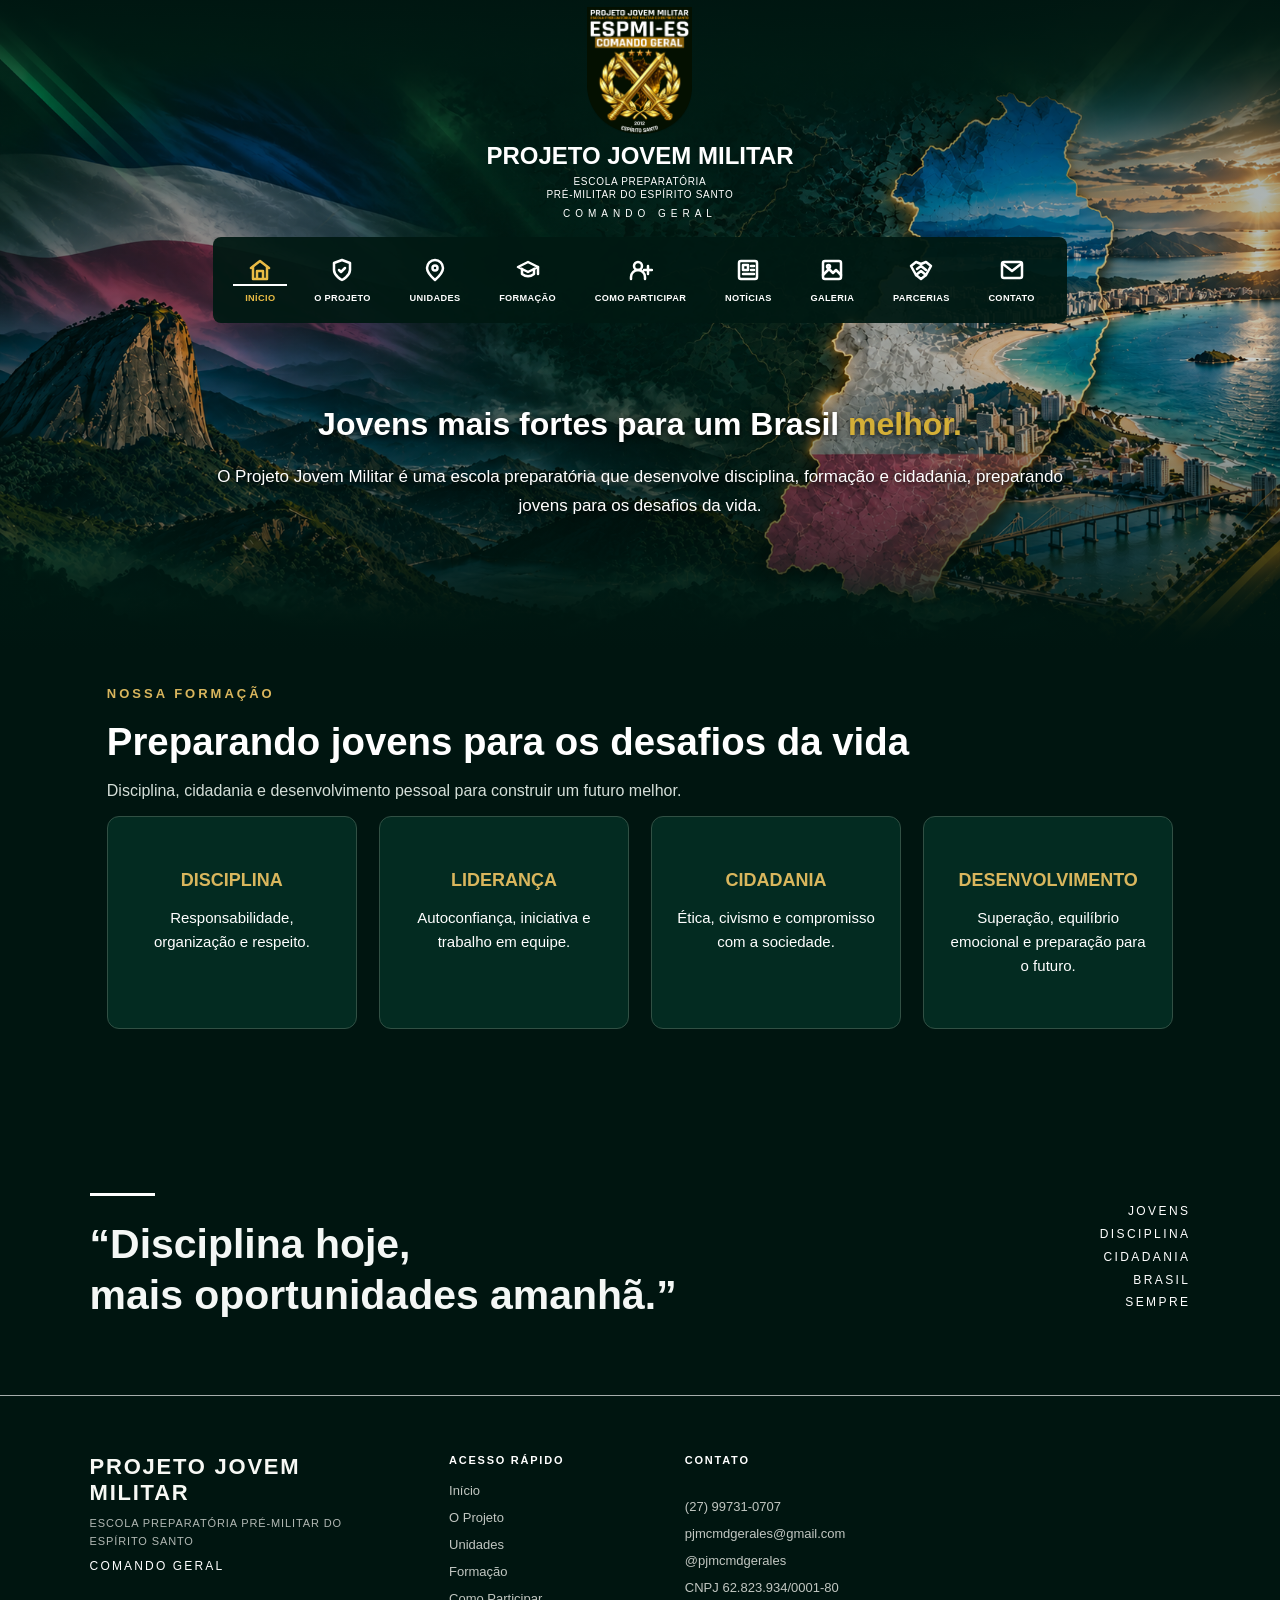
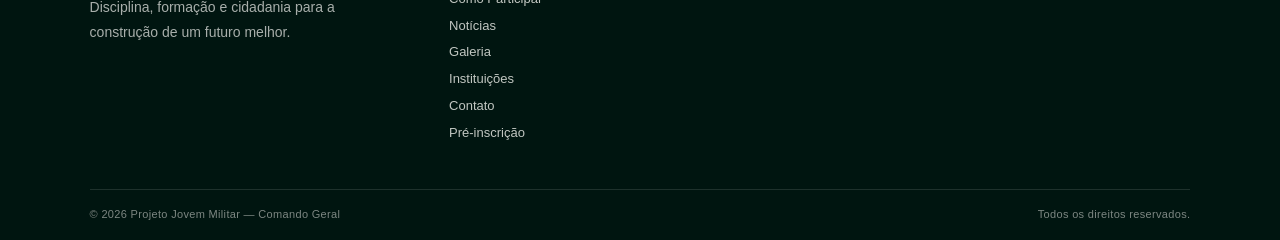
<file: index.html>
<!doctype html><html lang="pt-BR"><head><meta charset="utf-8"><meta name="viewport" content="width=device-width,initial-scale=1"><meta name="description" content="Projeto Jovem Militar — Escola Preparatória Pré-Militar do Espírito Santo."><title>Projeto Jovem Militar | Comando Geral</title><link rel="preload" as="image" href="assets/banner-pjm-operacional.png" fetchpriority="high"><link rel="stylesheet" href="style.css">
<style>
.site-footer{background:#001D18;border-top:1px solid rgba(212,173,53,.32);padding:58px 0 0;color:#F7F8F4}.footer-grid{display:grid;grid-template-columns:1.35fr .8fr 1fr;gap:56px}.footer-title{font-size:22px;font-weight:700;letter-spacing:.08em}.footer-subtitle{margin-top:9px;font-size:11px;line-height:1.6;letter-spacing:.08em;color:rgba(247,248,244,.72);max-width:340px}.footer-command{margin-top:8px;font-size:12px;letter-spacing:.18em;color:#D4AD35}.footer-brand p{margin:22px 0 0;max-width:390px;color:rgba(247,248,244,.68);line-height:1.8;font-size:14px}.footer-links,.footer-contact{display:flex;flex-direction:column;align-items:flex-start;gap:9px}.footer-links strong,.footer-contact strong{margin-bottom:8px;font-size:11px;letter-spacing:.16em;color:#D4AD35}.footer-links a,.footer-contact span{font-size:13px;color:rgba(247,248,244,.78);text-decoration:none;line-height:1.45}.footer-links a:hover{color:#F7F8F4}.footer-bottom{margin-top:46px;padding:18px 0 20px;border-top:1px solid rgba(247,248,244,.12);display:flex;justify-content:space-between;gap:20px;font-size:11px;color:rgba(247,248,244,.5);letter-spacing:.03em}.footer-bottom span:last-child{text-align:right}@media(max-width:850px){.footer-grid{grid-template-columns:1fr 1fr;gap:38px}.footer-brand{grid-column:1/-1}}@media(max-width:560px){.footer-grid{grid-template-columns:1fr}.footer-brand{grid-column:auto}.footer-bottom{flex-direction:column}.footer-bottom span:last-child{text-align:left}}
/* NOVO CABEÇALHO CENTRALIZADO PJM */
.site-header {
  background: #001b15;
  border: none;
}

.site-header .header-inner {
  display: flex;
  flex-direction: column;
  align-items: center;
  justify-content: center;
  text-align: center;
  gap: 18px;
  padding: 100px 20px 30px;
}

.site-header .brand {
  display: flex;
  flex-direction: column;
  align-items: center;
  text-align: center;
  gap: 10px;
}

.site-header .brand img {
  width: 90px;
  height: auto;
  object-fit: contain;
}

.site-header .brand-text {
  text-align: center;
}

.site-header .nav {
  display: flex;
  justify-content: center;
  align-items: center;
  flex-wrap: wrap;
  gap: 22px;
  width: 100%;
  margin: 0;
}

@media (max-width: 768px) {
  .site-header .header-inner {
    gap: 12px;
  }

  .site-header .nav {
    gap: 12px;
  }
}

  
/* AJUSTES DO CABEÇALHO E BANNER - PJM */

.site-header {
  position: relative !important;
  top: auto !important;
  transform: none !important;
  z-index: 10;
}

.site-header .header-inner {
    padding: 65px 20px 30px !important;
    display: flex !important;
    flex-direction: column !important;
    align-items: center !important;
    justify-content: center !important;
    gap: 18px !important;
}

.site-header .brand img {
  display: block;
  width: 105px;
  height: auto;
  max-height: none;
  object-fit: contain;
}

/* REMOVE OS QUATRO ITENS INFERIORES */
.pillars {
  display: none !important;
}

/* REMOVE DISCIPLINA, RESPEITO, FOCO E LIDERANÇA */
.hero-content .eyebrow {
  display: none !important;
}

/* TÍTULO EM UMA LINHA NO COMPUTADOR */
@media (min-width: 1100px) {
  .hero-content h1 {
    font-size: clamp(24px, 2.5vw, 42px) !important;
    white-space: nowrap !important;
    max-width: none !important;
  }

  .hero-content h1 br {
    display: none !important;
  }
}

/* NO CELULAR, PERMITE QUE O TÍTULO SE AJUSTE */
@media (max-width: 1099px) {
  .hero-content h1 {
    white-space: normal !important;
  }
}

/* AJUSTES FINAIS DA PAGINA INICIAL */

/* Descer o cabecalho e evitar corte do brasao */
.site-header {
  position: relative !important;
  top: auto !important;
  margin-top: 0 !important;
  padding-top: 55px !important;
  overflow: visible !important;
}

.site-header .header-inner {
    padding: 110px 20px 30px !important;
}

/* Corrigir os espacos do titulo */
.hero-content h1 {
  word-spacing: 5px !important;
  letter-spacing: normal !important;
  line-height: 1.2 !important;
}

/* Aproximar a secao de instituicoes do banner */
.institutions {
  padding-top: 35px !important;
}

.institutions .section-head {
  margin-top: 0 !important;
  padding-top: 0 !important;
}

/* Ajuste para telas menores */
@media (max-width: 1099px) {
  .hero-content h1 {
    white-space: normal !important;
  }
}

  /* AJUSTES DO CABEÇALHO E BANNER - PJM */
/* AJUSTES FINAIS DO CABEÇALHO PJM */

.site-header {
    position: relative !important;
    top: auto !important;
    transform: none !important;
    overflow: visible !important;
}

.site-header .header-inner {
    padding: 110px 20px 30px !important;
}

/* Espaço entre o menu e o título */
.hero-content {
    position: relative !important;
    padding-top: 130px !important;
    margin-top: 0 !important;
}

/* Remover os dizeres da lateral direita */
.hero-side {
    display: none !important;
}

/* Espaçamento do título */
.hero-content h1 {
    word-spacing: normal !important;
    letter-spacing: normal !important;
}

/* Ajustes para celular */
@media (max-width: 768px) {
    .site-header .header-inner {
        padding: 70px 20px 25px !important;
    }

    .hero-content {
        padding-top: 25px !important;
    }
}
  /* DESCER O TITULO E O TEXTO JUNTOS */
.hero-content {
    width: 100% !important;
    max-width: 1200px !important;
    margin-left: auto !important;
    margin-right: auto !important;
    text-align: center !important;
    padding-top: 290px !important;
}

.hero-content h1 {
    position: static !important;
    top: auto !important;
    margin: 0 auto 20px !important;
    text-align: center !important;
}

.hero-content .hero-lead {
    max-width: 850px !important;
    margin: 0 auto !important;
    text-align: center !important;
}
  /* REMOVER O TRACO ABAIXO DO TITULO */
.hero-line {
    display: none !important;
}
  
/* NOVA SEÇÃO - NOSSA FORMAÇÃO */

.formacao-destaque {
    position: relative;
    background: linear-gradient(
        to bottom,
        rgba(0, 27, 21, 0.65) 0%,
        #001b15 75%
    );
    padding: 35px 20px 90px;
    margin-top: -1px;
}
    border: none;
}


.formacao-cabecalho {
  text-align: center;
  margin-bottom: 45px;
}

.formacao-cabecalho span {
  color: #d9b65d;
  font-size: 13px;
  font-weight: 700;
  letter-spacing: 3px;
}

.formacao-cabecalho h2 {
  color: #ffffff;
  font-size: clamp(26px, 3vw, 40px);
  margin: 18px 0;
}

.formacao-cabecalho p {
  color: #d5dfd9;
  font-size: 16px;
}

.formacao-cards {
  display: grid;
  grid-template-columns: repeat(4, 1fr);
  gap: 22px;
}

.formacao-card {
  background: #032b21;
  border: 1px solid #315044;
  border-radius: 12px;
  padding: 35px 22px;
  text-align: center;
}

.formacao-card h3 {
  color: #d9b65d;
  font-size: 18px;
  margin-bottom: 15px;
}

.formacao-card p {
  color: #ffffff;
  font-size: 15px;
  line-height: 1.6;
}

@media (max-width: 900px) {
  .formacao-cards {
    grid-template-columns: repeat(2, 1fr);
  }
}

@media (max-width: 600px) {
  .formacao-cards {
    grid-template-columns: 1fr;
  }
}


/* NOSSA FORMAÇÃO - REMOVER IMAGEM DUPLICADA */
.formacao-destaque {
  background: transparent !important;
  background-image: none !important;
  border: none !important;
}

</style>
<link rel="stylesheet" href="common.css">  <link rel="stylesheet" href="responsive.css">
</head><body>
<header class="site-header"><div class="container header-inner">
<a class="brand" href="index.html"><img src="assets/brasao-comando-geral.png" alt="Brasão do Comando Geral"><span class="brand-text"><strong>PROJETO JOVEM MILITAR</strong><small>ESCOLA PREPARATÓRIA<br>PRÉ-MILITAR DO ESPÍRITO SANTO</small><em>COMANDO GERAL</em></span></a>
<button class="menu-toggle" aria-label="Abrir menu" aria-expanded="false">☰</button>
<nav class="nav nav-icones" aria-label="Navegação principal"><a class="active" href="index.html" data-page="inicio" aria-current="page"><span class="menu-icon" aria-hidden="true"><svg width="24" height="24" viewBox="0 0 24 24" fill="none" stroke="currentColor" stroke-width="2.5" stroke-linecap="round" stroke-linejoin="round"><path d="m3 10 9-7 9 7"/><path d="M5 9v12h14V9M9 21v-8h6v8"/></svg></span><span>INÍCIO</span></a><a href="projeto.html" data-page="projeto"><span class="menu-icon" aria-hidden="true"><svg width="24" height="24" viewBox="0 0 24 24" fill="none" stroke="currentColor" stroke-width="2.5" stroke-linecap="round" stroke-linejoin="round"><path d="M12 22s8-4 8-10V5l-8-3-8 3v7c0 6 8 10 8 10Z"/><path d="m9 12 2 2 4-4"/></svg></span><span>O PROJETO</span></a><a href="unidades.html" data-page="unidades"><span class="menu-icon" aria-hidden="true"><svg width="24" height="24" viewBox="0 0 24 24" fill="none" stroke="currentColor" stroke-width="2.5" stroke-linecap="round" stroke-linejoin="round"><path d="M20 10c0 5-8 12-8 12S4 15 4 10a8 8 0 1 1 16 0Z"/><circle cx="12" cy="10" r="2.5"/></svg></span><span>UNIDADES</span></a><a href="formacao.html" data-page="formacao"><span class="menu-icon" aria-hidden="true"><svg width="24" height="24" viewBox="0 0 24 24" fill="none" stroke="currentColor" stroke-width="2.5" stroke-linecap="round" stroke-linejoin="round"><path d="m2 9 10-5 10 5-10 5L2 9Z"/><path d="M6 11v5c4 3 8 3 12 0v-5M22 9v7"/></svg></span><span>FORMAÇÃO</span></a><a href="como-participar.html" data-page="como"><span class="menu-icon" aria-hidden="true"><svg width="24" height="24" viewBox="0 0 24 24" fill="none" stroke="currentColor" stroke-width="2.5" stroke-linecap="round" stroke-linejoin="round"><circle cx="9" cy="8" r="4"/><path d="M2 21v-2a7 7 0 0 1 14 0v2M19 8v8M15 12h8"/></svg></span><span>COMO PARTICIPAR</span></a><a href="noticias.html" data-page="noticias"><span class="menu-icon" aria-hidden="true"><svg width="24" height="24" viewBox="0 0 24 24" fill="none" stroke="currentColor" stroke-width="2.5" stroke-linecap="round" stroke-linejoin="round"><rect x="3" y="3" width="18" height="18" rx="2"/><path d="M7 7h5v5H7zM15 8h3M15 12h3M7 16h11"/></svg></span><span>NOTÍCIAS</span></a><a href="galeria.html" data-page="galeria"><span class="menu-icon" aria-hidden="true"><svg width="24" height="24" viewBox="0 0 24 24" fill="none" stroke="currentColor" stroke-width="2.5" stroke-linecap="round" stroke-linejoin="round"><rect x="3" y="3" width="18" height="18" rx="2"/><circle cx="8.5" cy="8.5" r="1.5"/><path d="m3 17 6-6 4 4 3-3 5 5"/></svg></span><span>GALERIA</span></a><a href="parcerias.html" data-page="parcerias"><span class="menu-icon" aria-hidden="true"><svg width="24" height="24" viewBox="0 0 24 24" fill="none" stroke="currentColor" stroke-width="2.5" stroke-linecap="round" stroke-linejoin="round"><path d="m2 8 5-4 5 2 5-2 5 4-5 9-5 4-5-4-5-9Z"/><path d="m8 11 4-3 5 4M7 17l5-4 5 4"/></svg></span><span>PARCERIAS</span></a><a href="contato.html" data-page="contato"><span class="menu-icon" aria-hidden="true"><svg width="24" height="24" viewBox="0 0 24 24" fill="none" stroke="currentColor" stroke-width="2.5" stroke-linecap="round" stroke-linejoin="round"><rect x="2" y="4" width="20" height="16" rx="2"/><path d="m3 6 9 7 9-7"/></svg></span><span>CONTATO</span></a></nav></div></header>
<main>
<section class="hero" id="inicio"><img class="hero-image"
     src="assets/banner-pjm-operacional.png"
     alt="Banner institucional do Projeto Jovem Militar"
     fetchpriority="high"
     loading="eager"
     decoding="async"><div class="hero-overlay"></div><div class="container hero-content"><h1>Jovens mais fortes para um Brasil <i>melhor.</i></h1><span class="hero-line"></span><p class="hero-lead">O Projeto Jovem Militar é uma escola preparatória que desenvolve disciplina, formação e cidadania, preparando jovens para os desafios da vida.</p></div><div class="hero-side">CARÁTER<br>DISCIPLINA<br>CONQUISTAS<br>SEMPRE</div></section>
<section class="pillars"><div class="container pillars-grid"><div><b>✦</b><strong>DISCIPLINA</strong><span>para a vida</span></div><div><b>◆</b><strong>FORMAÇÃO</strong><span>de qualidade</span></div><div><b>▰</b><strong>CIDADANIA</strong><span>e valores</span></div><div><b>◈</b><strong>UM FUTURO</strong><span>melhor</span></div></div></section>

<section class="formacao-destaque">
  <div class="container">
    <div class="formacao-cabecalho">
      <span>NOSSA FORMAÇÃO</span>
      <h2>Preparando jovens para os desafios da vida</h2>
      <p>Disciplina, cidadania e desenvolvimento pessoal para construir um futuro melhor.</p>
    </div>

    <div class="formacao-cards">
      <div class="formacao-card">
        <h3>DISCIPLINA</h3>
        <p>Responsabilidade, organização e respeito.</p>
      </div>
      <div class="formacao-card">
        <h3>LIDERANÇA</h3>
        <p>Autoconfiança, iniciativa e trabalho em equipe.</p>
      </div>
      <div class="formacao-card">
        <h3>CIDADANIA</h3>
        <p>Ética, civismo e compromisso com a sociedade.</p>
      </div>
      <div class="formacao-card">
        <h3>DESENVOLVIMENTO</h3>
        <p>Superação, equilíbrio emocional e preparação para o futuro.</p>
      </div>
    </div>
  </div>
</section>

<section class="quote"><div class="container quote-inner"><div><span class="quote-line"></span><blockquote>“Disciplina hoje,<br>mais oportunidades amanhã.”</blockquote></div><div class="quote-word">JOVENS<br>DISCIPLINA<br>CIDADANIA<br>BRASIL<br>SEMPRE</div></div></section>
</main>


<footer class="pjm-footer"><div class="container footer-grid"><div class="footer-brand"><div class="footer-title">PROJETO JOVEM MILITAR</div><div class="footer-subtitle">ESCOLA PREPARATÓRIA PRÉ-MILITAR DO ESPÍRITO SANTO</div><div class="footer-command">COMANDO GERAL</div><p>Disciplina, formação e cidadania para a construção de um futuro melhor.</p></div><div class="footer-links"><strong>ACESSO RÁPIDO</strong><a href="index.html">Início</a><a href="projeto.html">O Projeto</a><a href="unidades.html">Unidades</a><a href="formacao.html">Formação</a><a href="como-participar.html">Como Participar</a><a href="noticias.html">Notícias</a><a href="galeria.html">Galeria</a><a href="instituicoes.html">Instituições</a><a href="contato.html">Contato</a><a href="pre-inscricao.html">Pré-inscrição</a></div><div class="footer-contact"><strong>CONTATO</strong><span></span><span></span><span>(27) 99731-0707</span><span>pjmcmdgerales@gmail.com</span><span>@pjmcmdgerales</span><span>CNPJ 62.823.934/0001-80</span></div></div><div class="container footer-bottom"><span>© 2026 Projeto Jovem Militar — Comando Geral</span><span>Todos os direitos reservados.</span></div></footer><script src="common.js"></script></body></html>
</file>
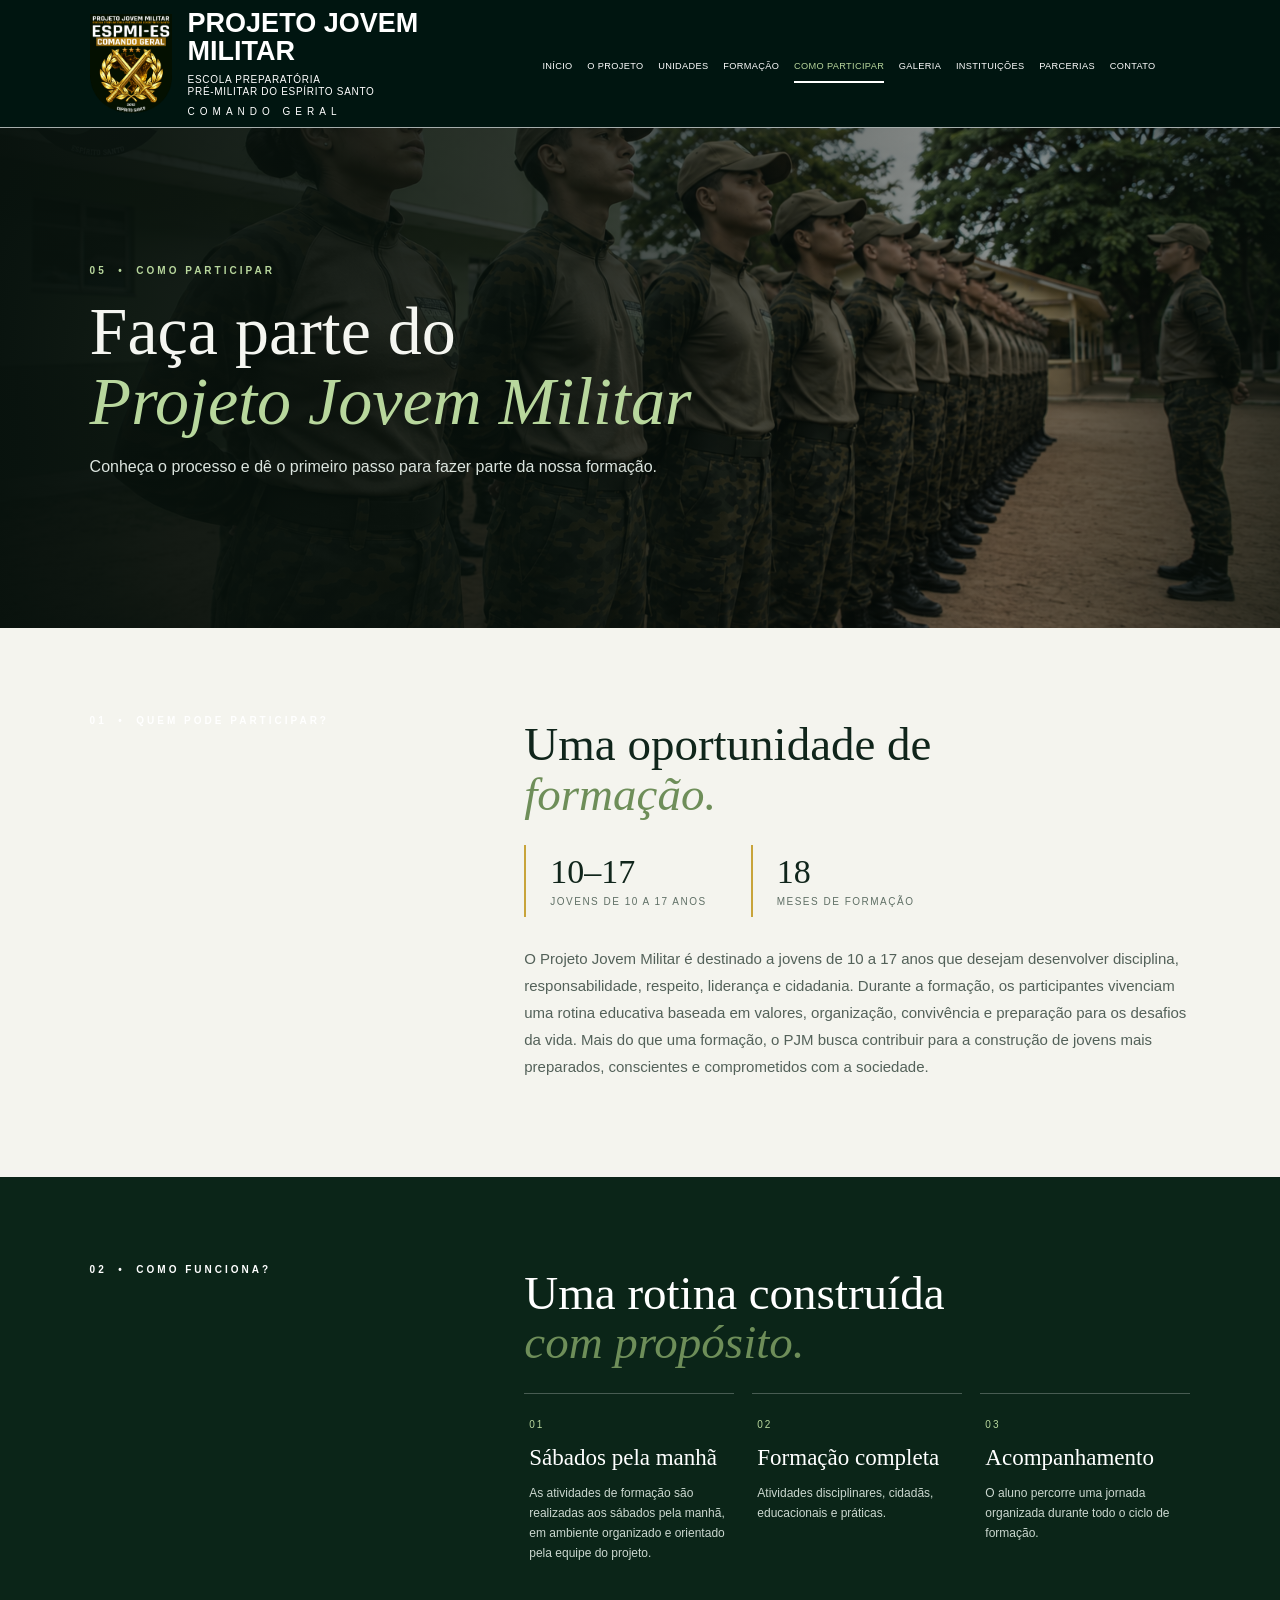
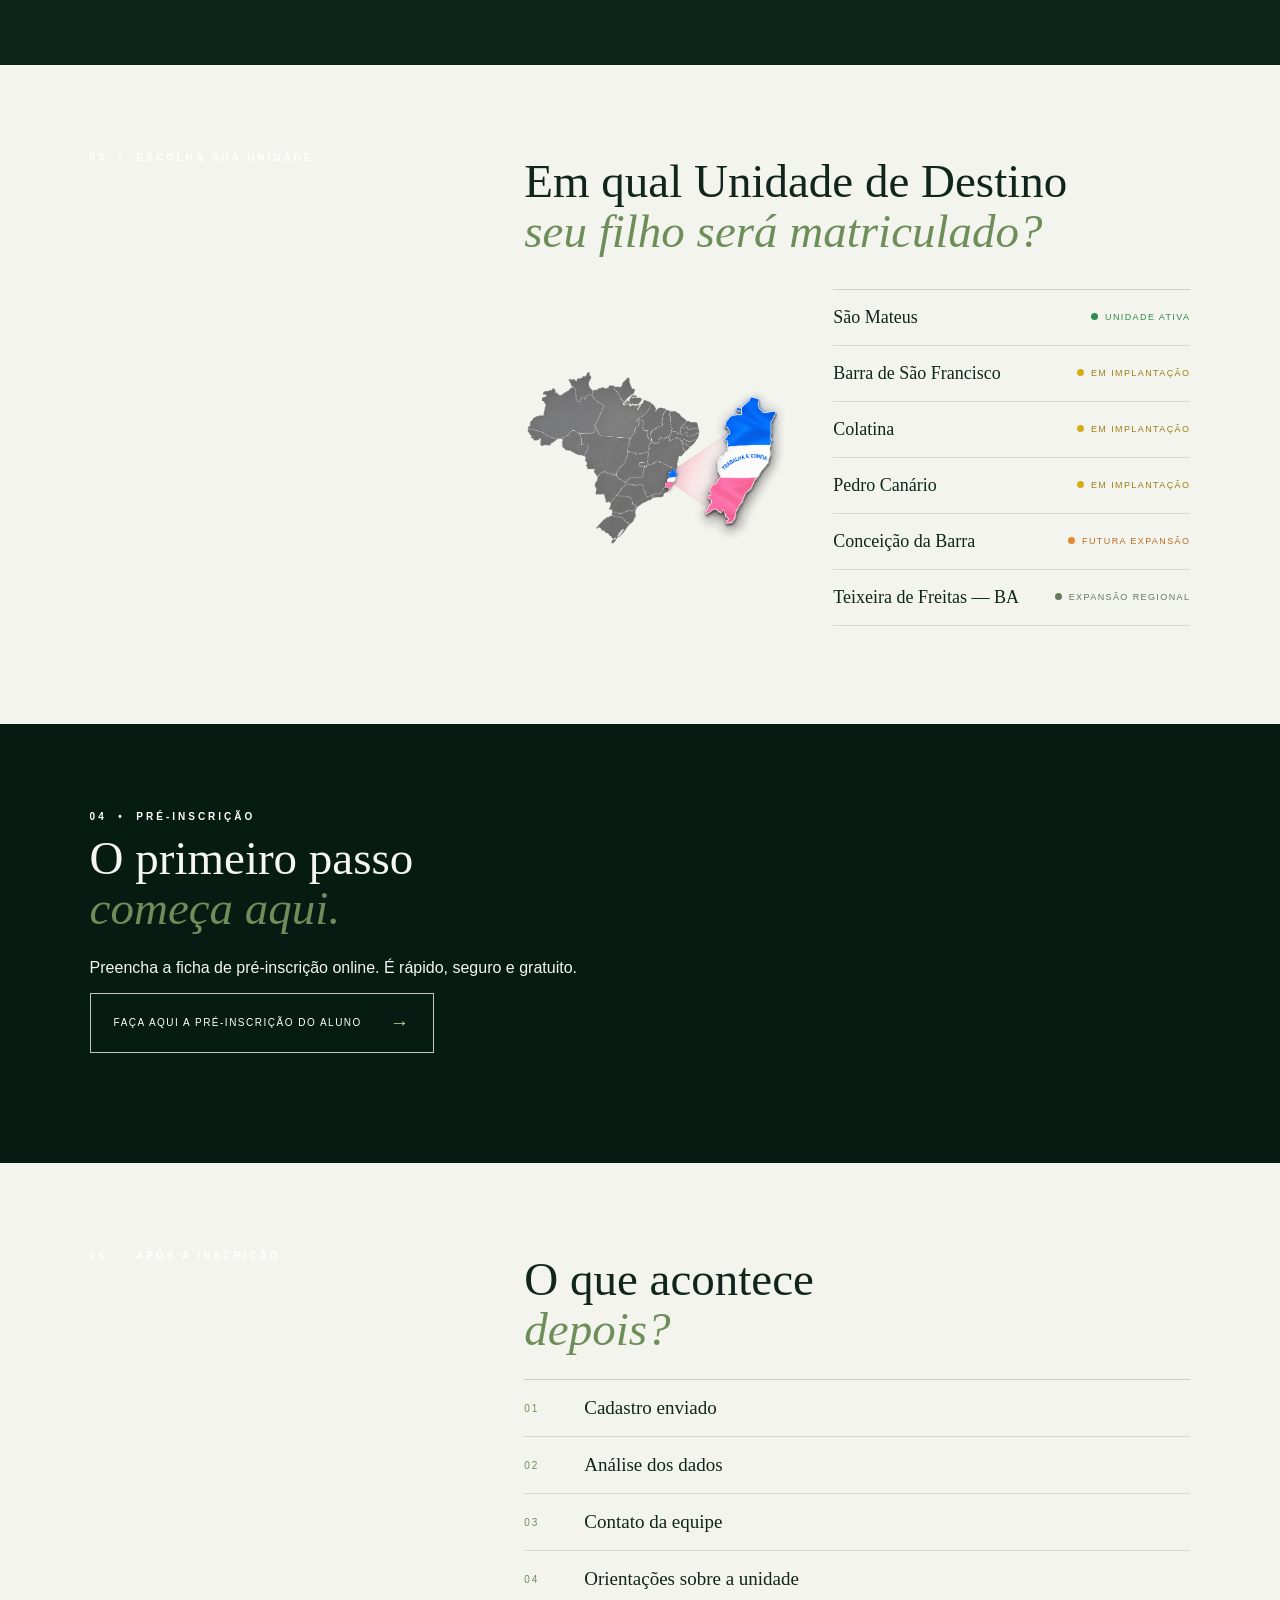
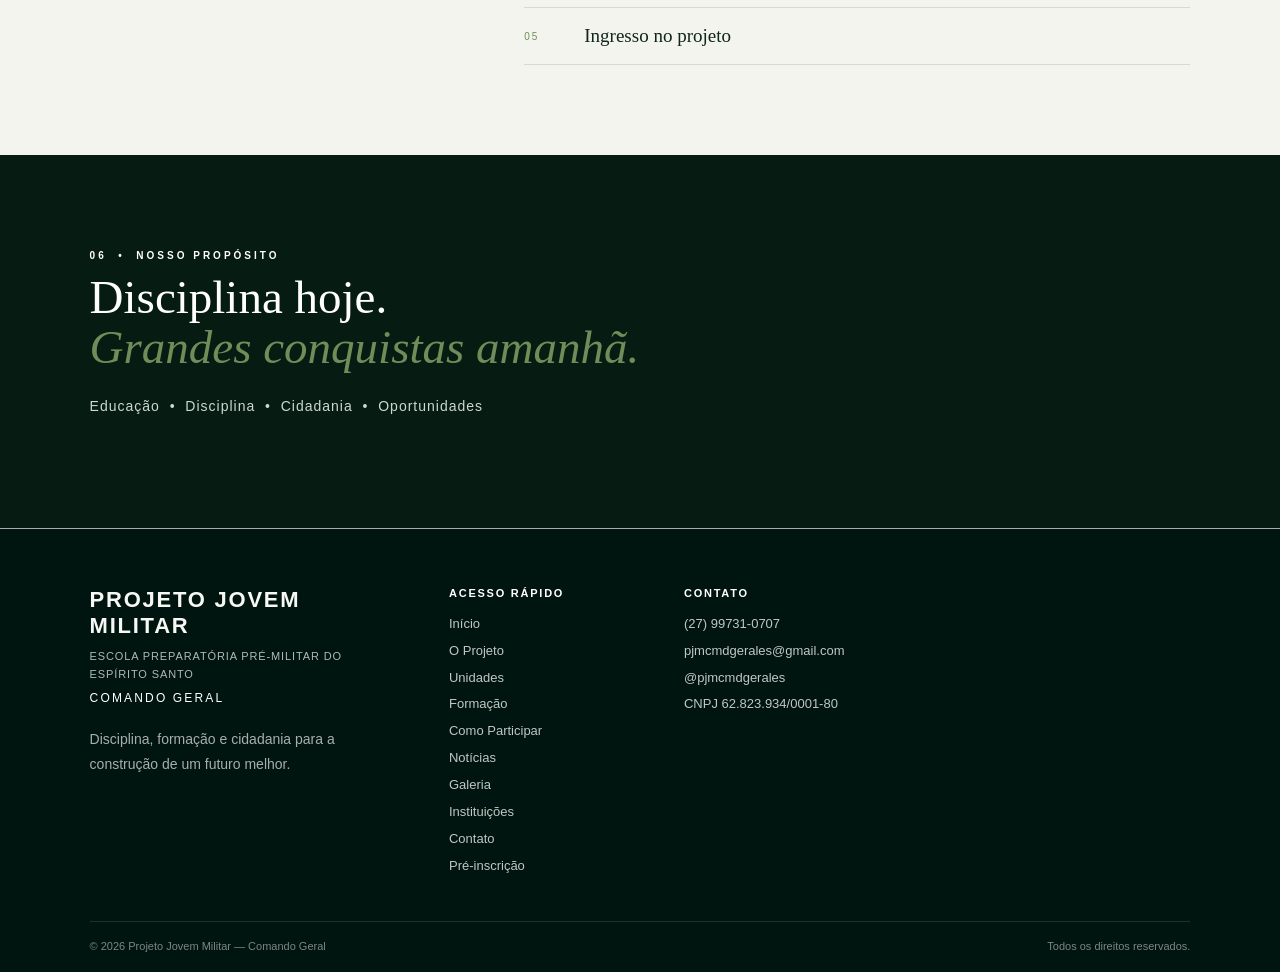
<file: como-participar.html>
<!doctype html>
<html lang="pt-BR">
<head>
<meta charset="utf-8">
<meta name="viewport" content="width=device-width,initial-scale=1">
<title>Como Participar | Projeto Jovem Militar</title>
<link rel="stylesheet" href="como-participar.css">
<link rel="stylesheet" href="common.css">  <link rel="stylesheet" href="responsive.css">
</head>
<body>
<div class="topbar"><div class="container topbar-inner">
<span>DISCIPLINA&nbsp;&nbsp;•&nbsp;&nbsp; CIDADANIA&nbsp;&nbsp;•&nbsp;&nbsp; UM FUTURO MELHOR</span>
<span>SIGA-NOS:&nbsp;&nbsp; Instagram&nbsp;&nbsp; Facebook&nbsp;&nbsp; YouTube</span>
</div></div>

<header class="site-header">
<div class="container header-inner">
<a class="brand" href="index.html">
<img src="assets/brasao-comando-geral.png" alt="Brasão do Projeto Jovem Militar — Comando Geral">
<span class="brand-text"><strong>PROJETO JOVEM<br>MILITAR</strong><small>ESCOLA PREPARATÓRIA<br>PRÉ-MILITAR DO ESPÍRITO SANTO</small><em>COMANDO GERAL</em></span>
</a>
<button class="menu-toggle" type="button" aria-label="Abrir menu" aria-expanded="false">☰</button>
<nav class="nav" aria-label="Navegação principal"><a href="index.html" data-page="inicio">INÍCIO</a><a href="projeto.html" data-page="projeto">O PROJETO</a><a href="unidades.html" data-page="unidades">UNIDADES</a><a href="formacao.html" data-page="formacao">FORMAÇÃO</a><a href="como-participar.html" data-page="como" class="active" aria-current="page">COMO PARTICIPAR</a><a href="galeria.html" data-page="galeria">GALERIA</a><a href="instituicoes.html" data-page="instituicoes">INSTITUIÇÕES</a><a href="parcerias.html" data-page="parcerias">PARCERIAS</a><a href="contato.html" data-page="contato">CONTATO</a></nav>
</div>
</header>

<main>
<section class="participar-hero">
<div class="hero-image"></div>
<div class="container hero-inner">
<div class="hero-copy">
<span class="kicker">05 &nbsp;•&nbsp; COMO PARTICIPAR</span>
<h1>Faça parte do<br><i>Projeto Jovem Militar</i></h1>
<p>Conheça o processo e dê o primeiro passo para fazer parte da nossa formação.</p>
</div>
<div class="hero-mark"><span>PJM</span><small>PARTICIPAÇÃO</small></div>
</div>
</section>

<section class="paper-section">
<div class="container">
<div class="section-grid">
<div><span class="section-kicker">01 &nbsp;•&nbsp; QUEM PODE PARTICIPAR?</span></div>
<div class="content">
<h2>Uma oportunidade de<br><i>formação.</i></h2>
<div class="feature-list">
<div><b>10–17</b><span>JOVENS DE 10 A 17 ANOS</span></div>
<div><b>18</b><span>MESES DE FORMAÇÃO</span></div>
</div>
<p>O Projeto Jovem Militar é destinado a jovens de 10 a 17 anos que desejam desenvolver disciplina, responsabilidade, respeito, liderança e cidadania. Durante a formação, os participantes vivenciam uma rotina educativa baseada em valores, organização, convivência e preparação para os desafios da vida. Mais do que uma formação, o PJM busca contribuir para a construção de jovens mais preparados, conscientes e comprometidos com a sociedade.</p>
</div>
</div>
</div>
</section>

<section class="dark-section">
<div class="container">
<div class="section-grid">
<div><span class="section-kicker">02 &nbsp;•&nbsp; COMO FUNCIONA?</span></div>
<div class="content">
<h2>Uma rotina construída<br><i>com propósito.</i></h2>
<div class="steps">
<div><span>01</span><h3>Sábados pela manhã</h3><p>As atividades de formação são realizadas aos sábados pela manhã, em ambiente organizado e orientado pela equipe do projeto.</p></div>
<div><span>02</span><h3>Formação completa</h3><p>Atividades disciplinares, cidadãs, educacionais e práticas.</p></div>
<div><span>03</span><h3>Acompanhamento</h3><p>O aluno percorre uma jornada organizada durante todo o ciclo de formação.</p></div>
</div>
</div>
</div>
</div>
</section>

<section class="paper-section units-section">
<div class="container">
<div class="section-grid">
<div><span class="section-kicker">03 &nbsp;•&nbsp; ESCOLHA SUA UNIDADE</span></div>
<div class="content">
<h2>Em qual Unidade de Destino<br><i>seu filho será matriculado?</i></h2>
<div class="units-layout">
<div class="map-box"><img src="assets/mapa-brasil-es.png" alt="Mapa do Brasil com destaque para o Espírito Santo"></div>
<div class="unit-list">
<div><strong>São Mateus</strong><span class="status active">UNIDADE ATIVA</span></div>
<div><strong>Barra de São Francisco</strong><span class="status implant">EM IMPLANTAÇÃO</span></div>
<div><strong>Colatina</strong><span class="status implant">EM IMPLANTAÇÃO</span></div>
<div><strong>Pedro Canário</strong><span class="status implant">EM IMPLANTAÇÃO</span></div>
<div><strong>Conceição da Barra</strong><span class="status future">FUTURA EXPANSÃO</span></div>
<div><strong>Teixeira de Freitas — BA</strong><span class="status regional">EXPANSÃO REGIONAL</span></div>
</div>
</div>
</div>
</div>
</div>
</section>

<section class="pre-section">
<div class="container pre-inner">
<div>
<span class="section-kicker">04 &nbsp;•&nbsp; PRÉ-INSCRIÇÃO</span>
<h2>O primeiro passo<br><i>começa aqui.</i></h2>
<p>Preencha a ficha de pré-inscrição online. É rápido, seguro e gratuito.</p>
</div>
<a class="main-button" href="pre-inscricao.html">FAÇA AQUI A PRÉ-INSCRIÇÃO DO ALUNO <span>→</span></a>
</div>
</section>

<section class="paper-section after-section">
<div class="container">
<div class="section-grid">
<div><span class="section-kicker">05 &nbsp;•&nbsp; APÓS A INSCRIÇÃO</span></div>
<div class="content">
<h2>O que acontece<br><i>depois?</i></h2>
<div class="timeline">
<div><span>01</span><b>Cadastro enviado</b></div>
<div><span>02</span><b>Análise dos dados</b></div>
<div><span>03</span><b>Contato da equipe</b></div>
<div><span>04</span><b>Orientações sobre a unidade</b></div>
<div><span>05</span><b>Ingresso no projeto</b></div>
</div>
</div>
</div>
</div>
</section>

<section class="closing">
<div class="container">
<span class="section-kicker">06 &nbsp;•&nbsp; NOSSO PROPÓSITO</span>
<h2>Disciplina hoje.<br><i>Grandes conquistas amanhã.</i></h2>
<p>Educação &nbsp;•&nbsp; Disciplina &nbsp;•&nbsp; Cidadania &nbsp;•&nbsp; Oportunidades</p>
</div>
</section>
</main>



<script>
(function(){
const nav=document.querySelector('.nav'),toggle=document.querySelector('.menu-toggle');
if(toggle&&nav){toggle.onclick=()=>{const open=nav.classList.toggle('open');toggle.setAttribute('aria-expanded',String(open))};nav.querySelectorAll('a').forEach(a=>a.onclick=()=>nav.classList.remove('open'))}
const path=location.pathname.toLowerCase(),hash=location.hash;
let page='como';
if(path.includes('projeto.html'))page='projeto';
else if(path.includes('unidades.html'))page='unidades';
else if(path.includes('formacao.html'))page='formacao';
else if(path.endsWith('/index.html')||path.endsWith('/'))page=hash==='#contato'?'contato':'inicio';
document.querySelectorAll('.nav a').forEach(a=>a.classList.toggle('active',a.dataset.page===page));
})();
</script>
<footer class="pjm-footer"><div class="container footer-grid"><div class="footer-brand"><div class="footer-title">PROJETO JOVEM MILITAR</div><div class="footer-subtitle">ESCOLA PREPARATÓRIA PRÉ-MILITAR DO ESPÍRITO SANTO</div><div class="footer-command">COMANDO GERAL</div><p>Disciplina, formação e cidadania para a construção de um futuro melhor.</p></div><div class="footer-links"><strong>ACESSO RÁPIDO</strong><a href="index.html">Início</a><a href="projeto.html">O Projeto</a><a href="unidades.html">Unidades</a><a href="formacao.html">Formação</a><a href="como-participar.html">Como Participar</a><a href="noticias.html">Notícias</a><a href="galeria.html">Galeria</a><a href="instituicoes.html">Instituições</a><a href="contato.html">Contato</a><a href="pre-inscricao.html">Pré-inscrição</a></div><div class="footer-contact"><strong>CONTATO</strong><span>(27) 99731-0707</span><span>pjmcmdgerales@gmail.com</span><span>@pjmcmdgerales</span><span>CNPJ 62.823.934/0001-80</span></div></div><div class="container footer-bottom"><span>© 2026 Projeto Jovem Militar — Comando Geral</span><span>Todos os direitos reservados.</span></div></footer><script src="common.js"></script></body>
</html>
</file>
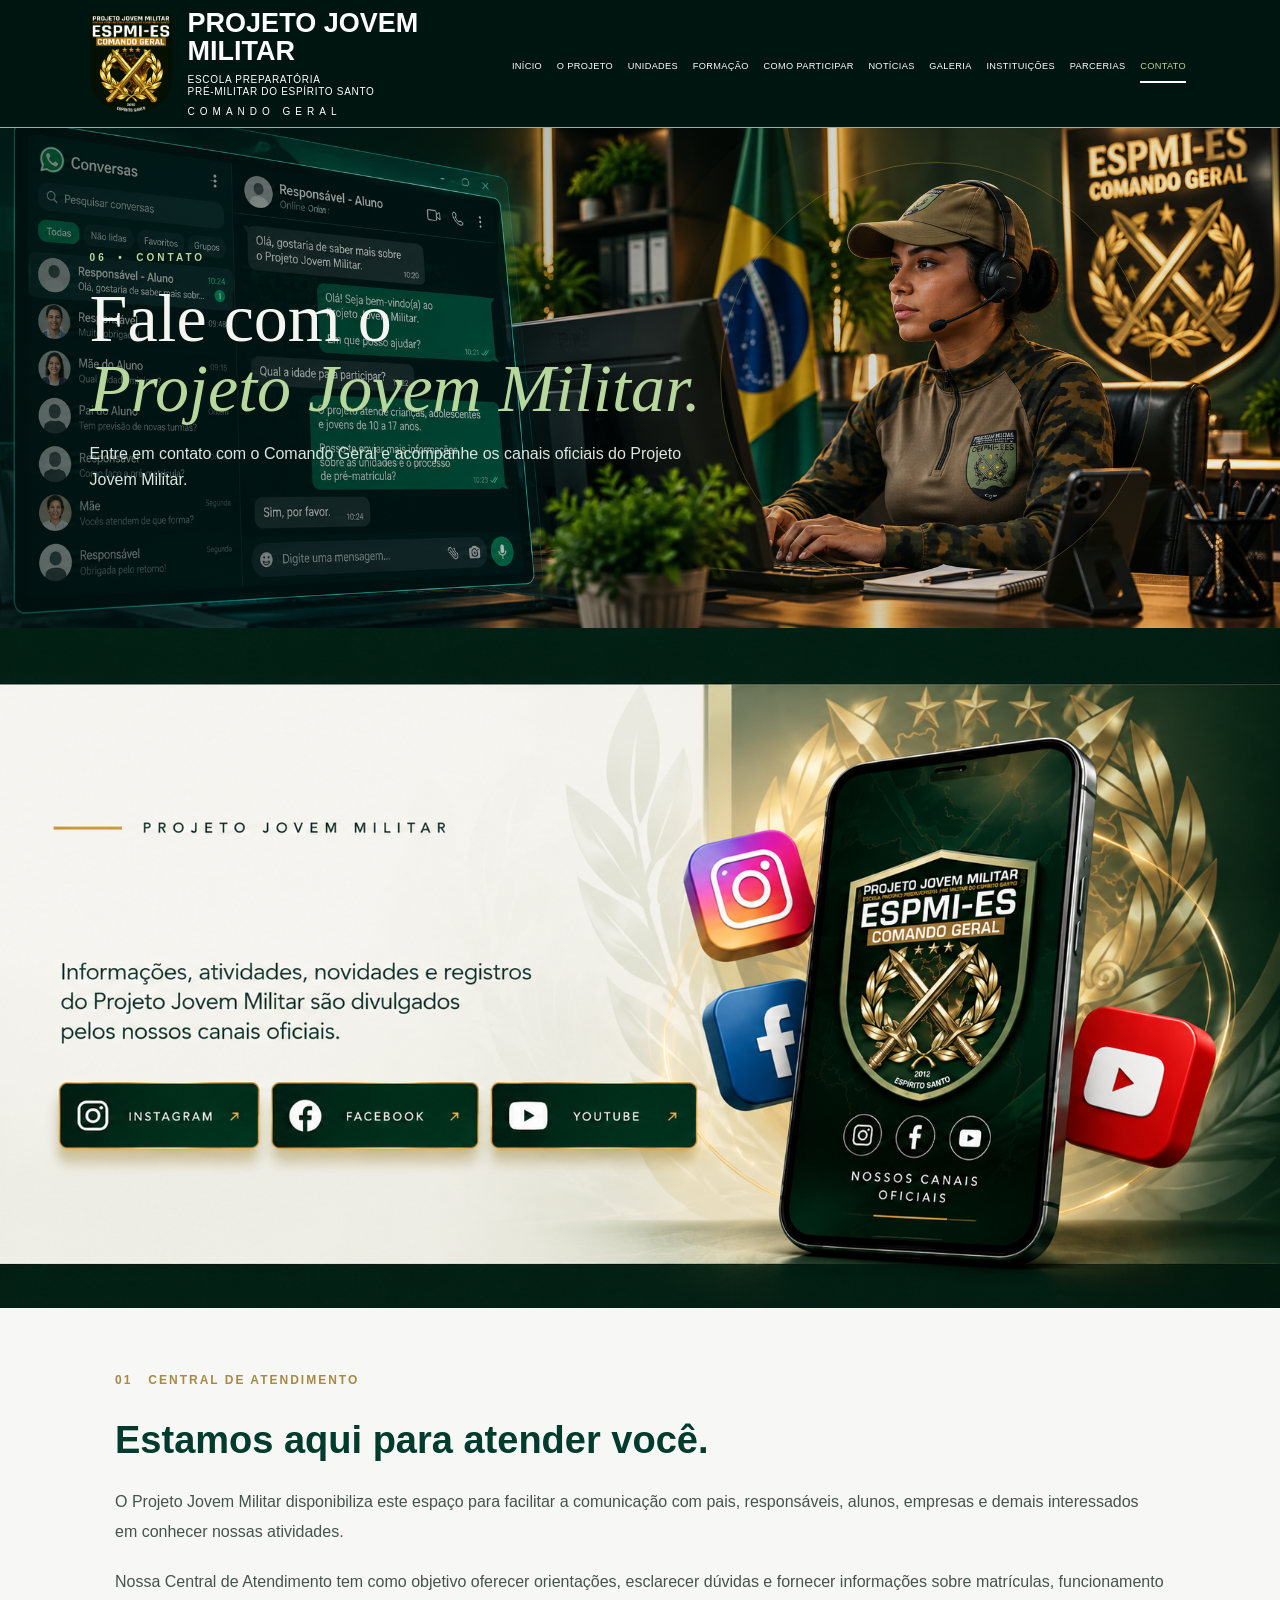
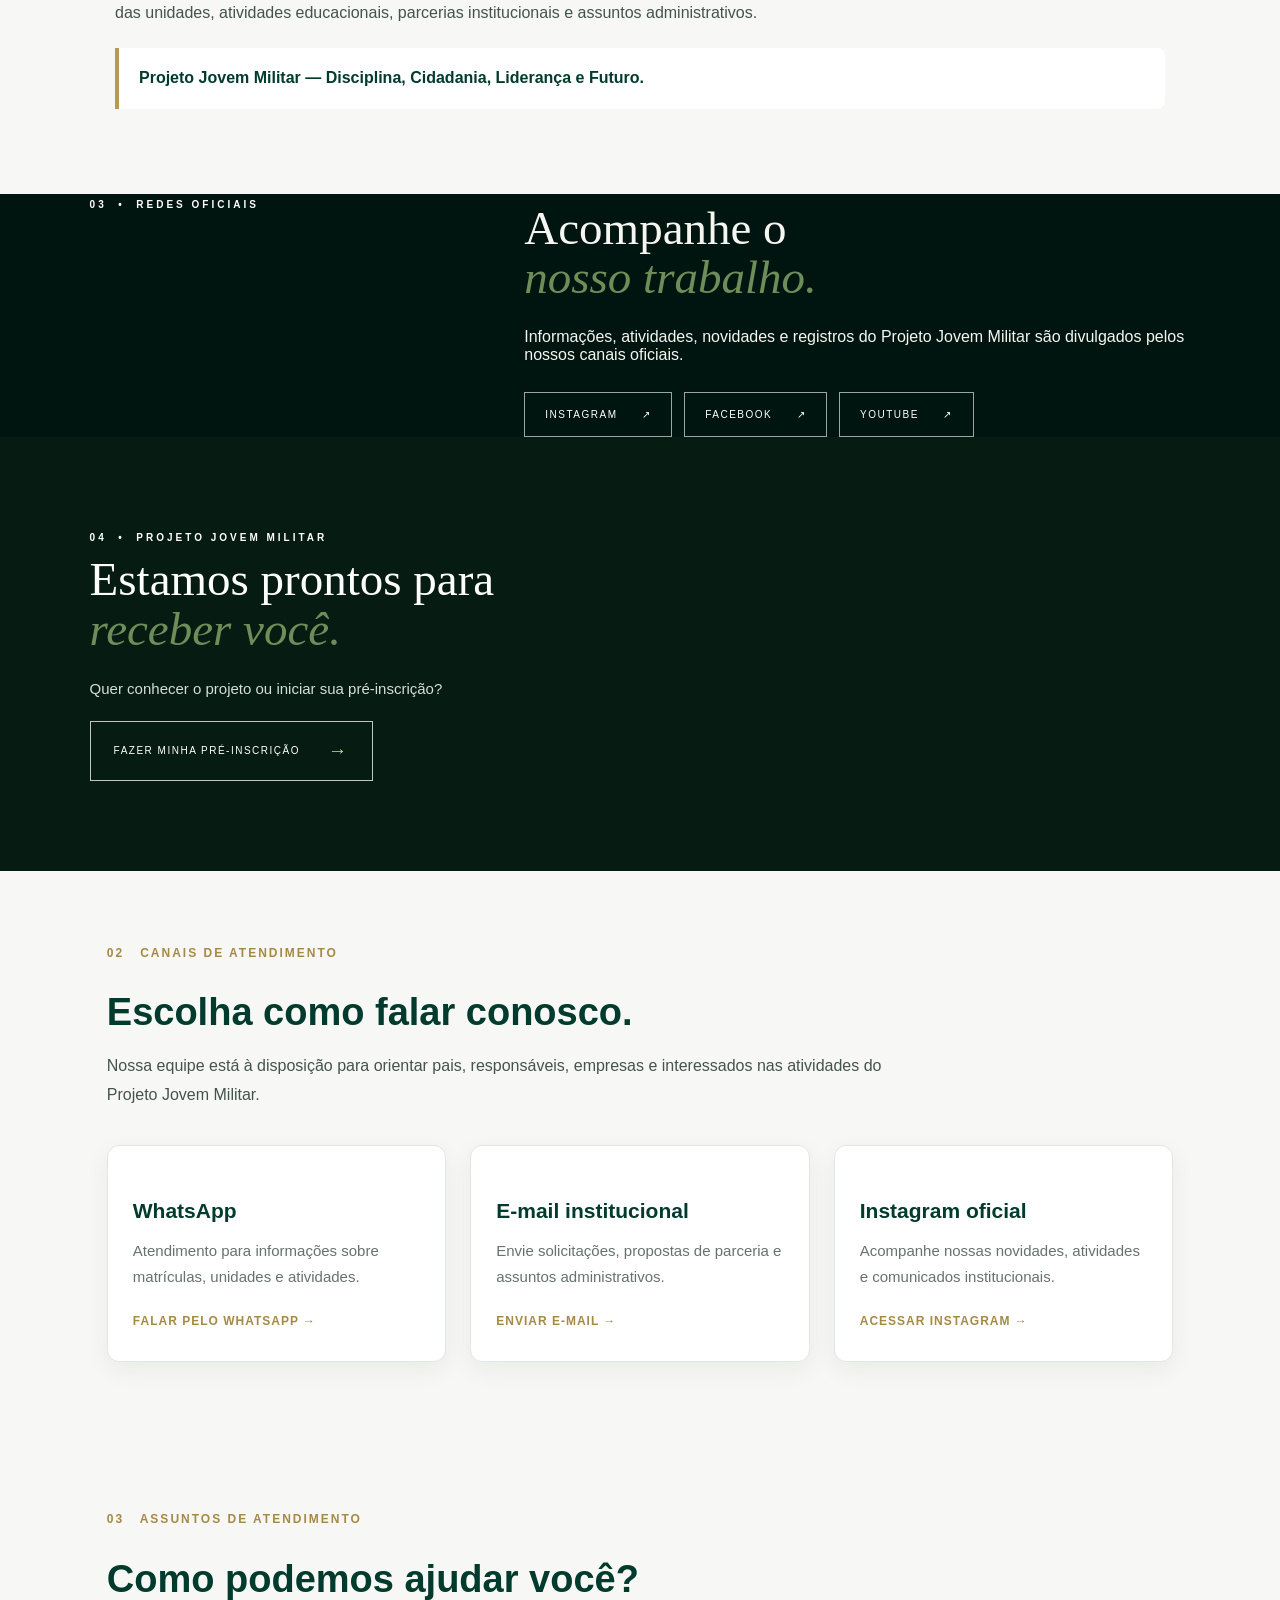
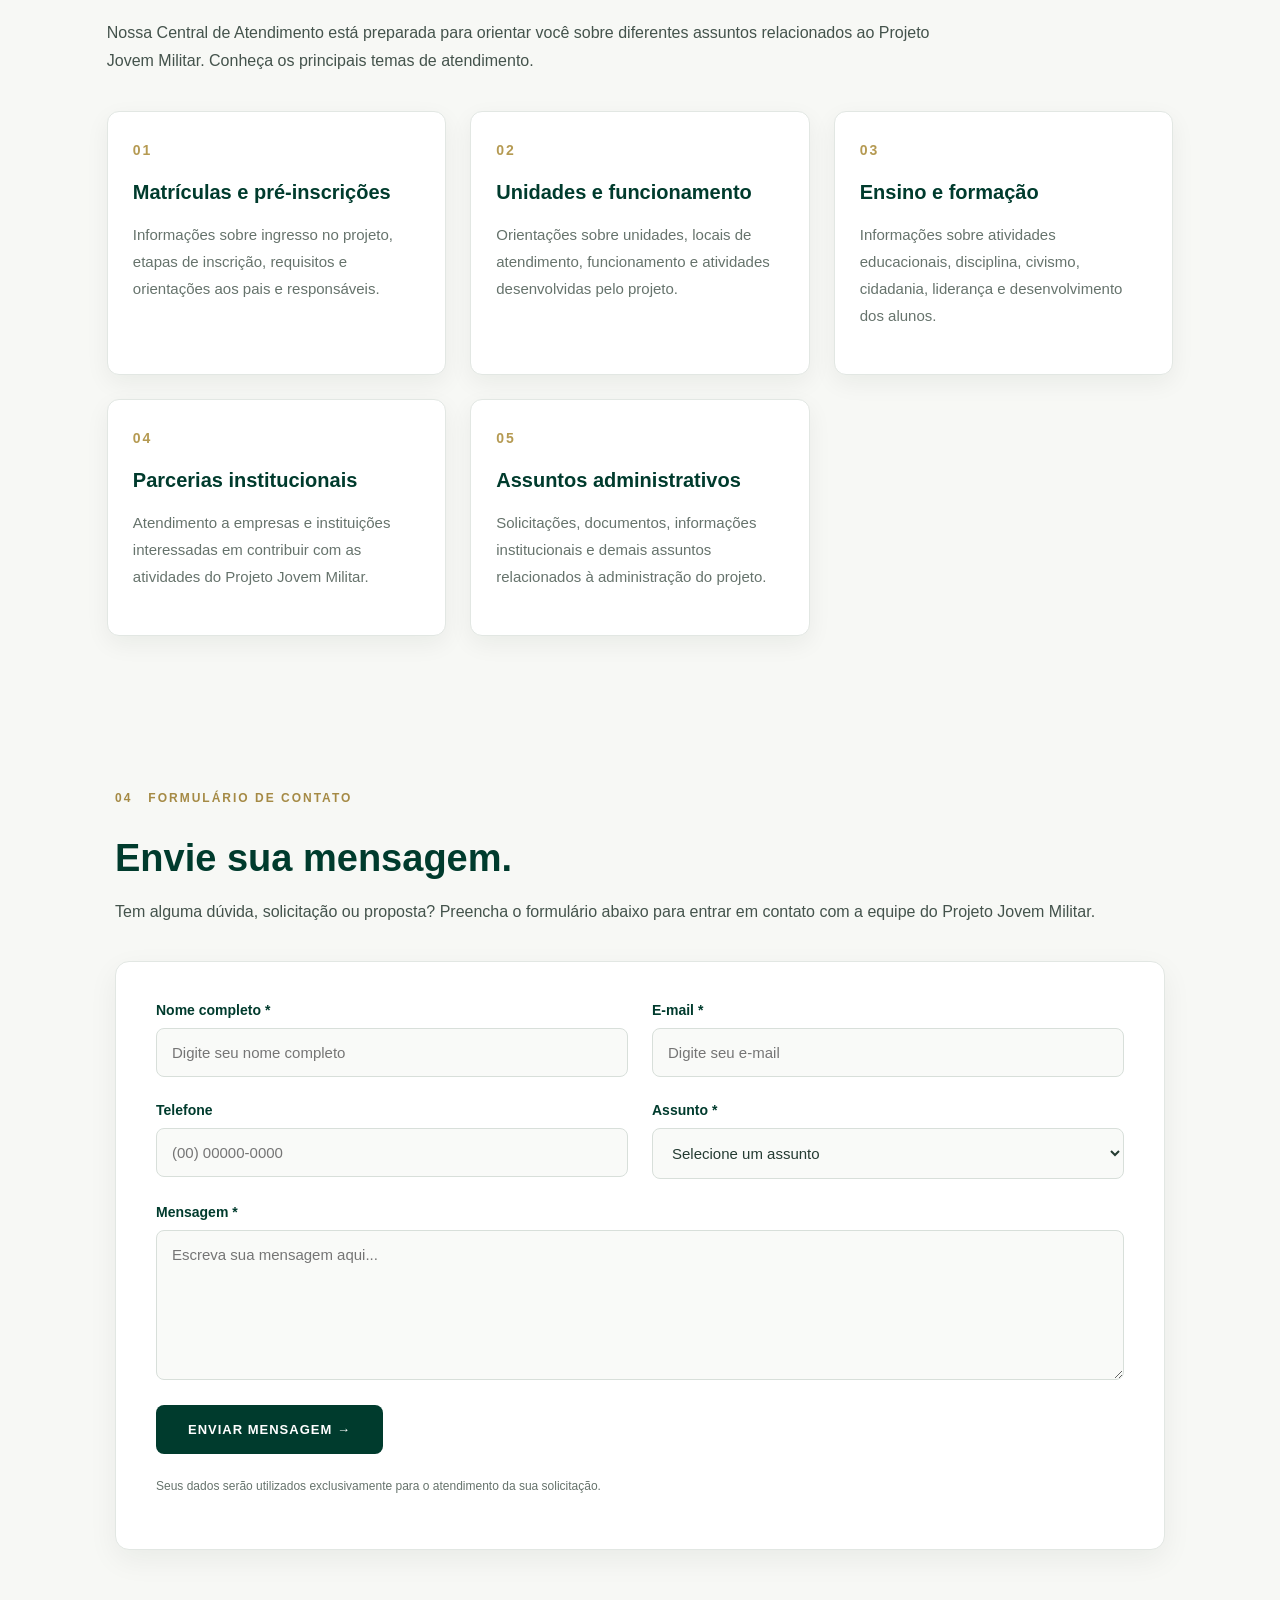
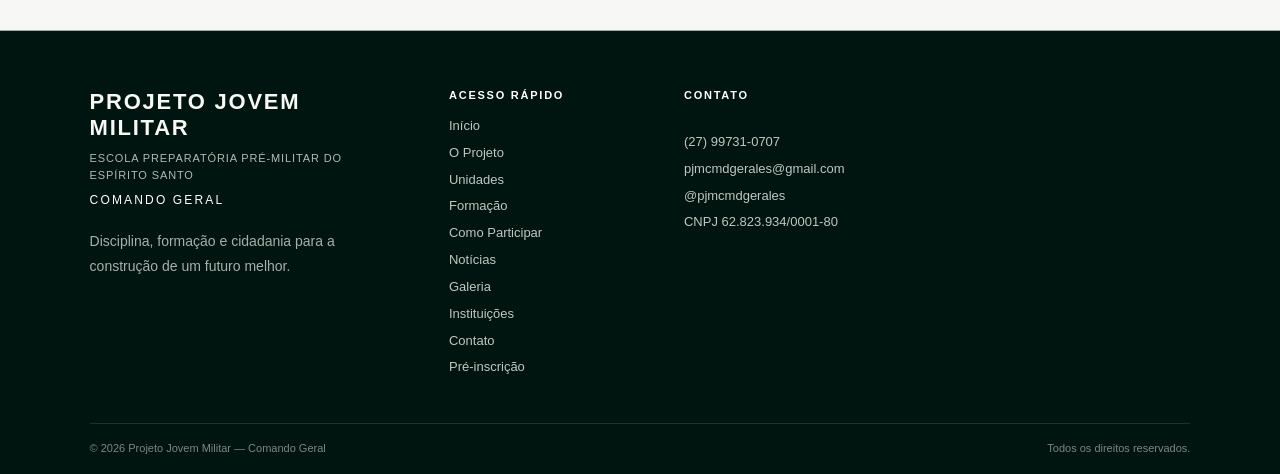
<file: contato.html>
<!doctype html>
<html lang="pt-BR">
<head>
<meta charset="utf-8">
<meta name="viewport" content="width=device-width,initial-scale=1">
<title>Contato | Projeto Jovem Militar</title>
<link rel="stylesheet" href="contato.css">
<link rel="stylesheet" href="common.css">  <link rel="stylesheet" href="responsive.css">
</head>
<body>
<div class="topbar"><div class="container topbar-inner">
<span>DISCIPLINA&nbsp;&nbsp;•&nbsp;&nbsp; CIDADANIA&nbsp;&nbsp;•&nbsp;&nbsp; UM FUTURO MELHOR</span>
<span>SIGA-NOS:&nbsp;&nbsp; Instagram&nbsp;&nbsp; Facebook&nbsp;&nbsp; YouTube</span>
</div></div>

<header class="site-header">
<div class="container header-inner">
<a class="brand" href="index.html">
<img src="assets/brasao-comando-geral.png" alt="Brasão do Projeto Jovem Militar — Comando Geral">
<span class="brand-text"><strong>PROJETO JOVEM<br>MILITAR</strong><small>ESCOLA PREPARATÓRIA<br>PRÉ-MILITAR DO ESPÍRITO SANTO</small><em>COMANDO GERAL</em></span>
</a>
<button class="menu-toggle" type="button" aria-label="Abrir menu" aria-expanded="false">☰</button>
<nav class="nav" aria-label="Navegação principal"><a href="index.html" data-page="inicio">INÍCIO</a><a href="projeto.html" data-page="projeto">O PROJETO</a><a href="unidades.html" data-page="unidades">UNIDADES</a><a href="formacao.html" data-page="formacao">FORMAÇÃO</a><a href="como-participar.html" data-page="como">COMO PARTICIPAR</a><a href="noticias.html" data-page="noticias">NOTÍCIAS</a><a href="galeria.html" data-page="galeria">GALERIA</a><a href="instituicoes.html" data-page="instituicoes">INSTITUIÇÕES</a>
<a href="parcerias.html" data-page="parcerias">PARCERIAS</a>
<a class="active" href="contato.html" data-page="contato">CONTATO</a></nav>
</div>
</header>

<main>
<section class="contact-hero">
<div class="container hero-inner">
<div class="hero-copy">
<span class="kicker">06 &nbsp;•&nbsp; CONTATO</span>
<h1>Fale com o<br><i>Projeto Jovem Militar.</i></h1>
<p>Entre em contato com o Comando Geral e acompanhe os canais oficiais do Projeto Jovem Militar.</p>
</div>
<div class="hero-mark"><span>PJM</span><small>CONTATO</small></div>
</div>
</section>

<section class="contact-banner-social">
  <img
    src="assets/banner-redes-sociais.png"
    alt="Redes sociais oficiais do Projeto Jovem Militar"
  >
</section>

<!-- CENTRAL DE ATENDIMENTO -->
<section class="contact-service">
  <div class="container">

    <span class="section-kicker">
      01 &nbsp; CENTRAL DE ATENDIMENTO
    </span>

    <h2>Estamos aqui para atender você.</h2>

    <p>
      O Projeto Jovem Militar disponibiliza este espaço
      para facilitar a comunicação com pais, responsáveis,
      alunos, empresas e demais interessados em conhecer
      nossas atividades.
    </p>

    <p>
      Nossa Central de Atendimento tem como objetivo
      oferecer orientações, esclarecer dúvidas e fornecer
      informações sobre matrículas, funcionamento das
      unidades, atividades educacionais, parcerias
      institucionais e assuntos administrativos.
    </p>

    <p class="contact-service-highlight">
      Projeto Jovem Militar — Disciplina, Cidadania,
      Liderança e Futuro.
    </p>

  </div>
</section>
<!-- FIM DA CENTRAL DE ATENDIMENTO -->

<div class="container">
<div class="section-grid">
<div><span class="section-kicker">03 &nbsp;•&nbsp; REDES OFICIAIS</span></div>
<div class="content">
<h2>Acompanhe o<br><i>nosso trabalho.</i></h2>
<p>Informações, atividades, novidades e registros do Projeto Jovem Militar são divulgados pelos nossos canais oficiais.</p>
<div class="social-links">
<a href="https://www.instagram.com/pjmcmdgerales/" target="_blank" rel="noopener" style="color:#FFFFFF !important;-webkit-text-fill-color:#FFFFFF !important;">INSTAGRAM <span style="color:#D4AD35;">↗</span></a>
<a href="https://www.facebook.com/" target="_blank" rel="noopener" style="color:#FFFFFF !important;-webkit-text-fill-color:#FFFFFF !important;">FACEBOOK <span style="color:#D4AD35;">↗</span></a>
<a href="https://www.youtube.com/" target="_blank" rel="noopener" style="color:#FFFFFF !important;-webkit-text-fill-color:#FFFFFF !important;">YOUTUBE <span style="color:#D4AD35;">↗</span></a>
</div>
</div>
</div>
</div>
</section>

<section class="closing">
<div class="container">
<span class="section-kicker">04 &nbsp;•&nbsp; PROJETO JOVEM MILITAR</span>
<h2>Estamos prontos para<br><i>receber você.</i></h2>
<p>Quer conhecer o projeto ou iniciar sua pré-inscrição?</p>
<a href="pre-inscricao.html">FAZER MINHA PRÉ-INSCRIÇÃO <span>→</span></a>
</div>
</section>

<!-- CANAIS DE ATENDIMENTO -->
<section class="contact-channels">
  <div class="container">

    <span class="channels-label">
      02 &nbsp; CANAIS DE ATENDIMENTO
    </span>

    <h2>Escolha como falar conosco.</h2>

    <p class="channels-intro">
      Nossa equipe está à disposição para orientar
      pais, responsáveis, empresas e interessados
      nas atividades do Projeto Jovem Militar.
    </p>

    <div class="channels-grid">

      <div class="channel-card">
        <h3>WhatsApp</h3>
        <p>
          Atendimento para informações sobre
          matrículas, unidades e atividades.
        </p>
        
<a href="https://wa.me/5527997310707?text=Ol%C3%A1%21%20Gostaria%20de%20receber%20informa%C3%A7%C3%B5es%20sobre%20o%20Projeto%20Jovem%20Militar."
   target="_blank"
   rel="noopener noreferrer">
  FALAR PELO WHATSAPP →
</a>

      </div>

      <div class="channel-card">
        <h3>E-mail institucional</h3>
        <p>
          Envie solicitações, propostas de parceria
          e assuntos administrativos.
        </p>
        
<a href="mailto:pjmcmdgerales@gmail.com?subject=Contato%20Institucional%20-%20Projeto%20Jovem%20Militar">
  ENVIAR E-MAIL →
</a>

      </div>

      <div class="channel-card">
        <h3>Instagram oficial</h3>
        <p>
          Acompanhe nossas novidades, atividades
          e comunicados institucionais.
        </p>
        <a href="https://www.instagram.com/pjmcmdgerales/"
           target="_blank"
           rel="noopener noreferrer">
          ACESSAR INSTAGRAM →
        </a>
      </div>

    </div>
  </div>
</section>
<!-- FIM DOS CANAIS DE ATENDIMENTO -->

<!-- ASSUNTOS DE ATENDIMENTO -->
<section class="contact-subjects">
  <div class="container">

    <span class="subjects-label">
      03 &nbsp; ASSUNTOS DE ATENDIMENTO
    </span>

    <h2>Como podemos ajudar você?</h2>

    <p class="subjects-intro">
      Nossa Central de Atendimento está preparada
      para orientar você sobre diferentes assuntos
      relacionados ao Projeto Jovem Militar.
      Conheça os principais temas de atendimento.
    </p>

    <div class="subjects-grid">

      <div class="subject-card">
        <span class="subject-number">01</span>
        <h3>Matrículas e pré-inscrições</h3>
        <p>
          Informações sobre ingresso no projeto,
          etapas de inscrição, requisitos e
          orientações aos pais e responsáveis.
        </p>
      </div>

      <div class="subject-card">
        <span class="subject-number">02</span>
        <h3>Unidades e funcionamento</h3>
        <p>
          Orientações sobre unidades, locais de
          atendimento, funcionamento e atividades
          desenvolvidas pelo projeto.
        </p>
      </div>

      <div class="subject-card">
        <span class="subject-number">03</span>
        <h3>Ensino e formação</h3>
        <p>
          Informações sobre atividades educacionais,
          disciplina, civismo, cidadania, liderança
          e desenvolvimento dos alunos.
        </p>
      </div>

      <div class="subject-card">
        <span class="subject-number">04</span>
        <h3>Parcerias institucionais</h3>
        <p>
          Atendimento a empresas e instituições
          interessadas em contribuir com as
          atividades do Projeto Jovem Militar.
        </p>
      </div>

      <div class="subject-card">
        <span class="subject-number">05</span>
        <h3>Assuntos administrativos</h3>
        <p>
          Solicitações, documentos, informações
          institucionais e demais assuntos
          relacionados à administração do projeto.
        </p>
      </div>

    </div>

  </div>
</section>
<!-- FIM DOS ASSUNTOS DE ATENDIMENTO -->

<!-- FORMULÁRIO DE CONTATO -->
<section class="contact-form-section">
  <div class="container">

    <span class="form-label">
      04 &nbsp; FORMULÁRIO DE CONTATO
    </span>

    <h2>Envie sua mensagem.</h2>

    <p class="form-intro">
      Tem alguma dúvida, solicitação ou proposta?
      Preencha o formulário abaixo para entrar
      em contato com a equipe do Projeto Jovem Militar.
    </p>

    <form class="pjm-contact-form" id="pjm-contact-form">

      <div class="form-row">

        <div class="form-field">
          <label for="contact-name">Nome completo *</label>
          <input type="text" id="contact-name"
                 name="nome" required
                 autocomplete="name"
                 placeholder="Digite seu nome completo">
        </div>

        <div class="form-field">
          <label for="contact-email">E-mail *</label>
          <input type="email" id="contact-email"
                 name="email" required
                 autocomplete="email"
                 placeholder="Digite seu e-mail">
        </div>

      </div>

      <div class="form-row">

        <div class="form-field">
          <label for="contact-phone">Telefone</label>
          <input type="tel" id="contact-phone"
                 name="telefone"
                 autocomplete="tel"
                 placeholder="(00) 00000-0000">
        </div>

        <div class="form-field">
          <label for="contact-subject">Assunto *</label>
          <select id="contact-subject"
                  name="assunto" required>
            <option value="">Selecione um assunto</option>
            <option>Matrículas e pré-inscrições</option>
            <option>Unidades e funcionamento</option>
            <option>Ensino e formação</option>
            <option>Parcerias institucionais</option>
            <option>Assuntos administrativos</option>
            <option>Outros assuntos</option>
          </select>
        </div>

      </div>

      <div class="form-field">
        <label for="contact-message">Mensagem *</label>
        <textarea id="contact-message"
                  name="mensagem"
                  rows="6"
                  required
                  placeholder="Escreva sua mensagem aqui..."></textarea>
      </div>

      <button type="submit" class="form-submit">
        ENVIAR MENSAGEM →
      </button>

      <p class="form-notice">
        Seus dados serão utilizados exclusivamente
        para o atendimento da sua solicitação.
      </p>

    </form>

  </div>
</section>
<!-- FIM DO FORMULÁRIO DE CONTATO -->

<!-- ENVIO DO FORMULÁRIO PELO WHATSAPP -->
<script>
document.querySelector(".pjm-contact-form")
  .addEventListener("submit", function(event) {
    event.preventDefault();

    const form = event.currentTarget;

    const nome = form.querySelector('[name="nome"]').value.trim();
    const email = form.querySelector('[name="email"]').value.trim();
    const telefone = form.querySelector('[name="telefone"]').value.trim();
    const assunto = form.querySelector('[name="assunto"]').value;
    const mensagem = form.querySelector('[name="mensagem"]').value.trim();

    const texto =
      "PROJETO JOVEM MILITAR - CONTATO\n\n" +
      "Nome: " + nome + "\n" +
      "E-mail: " + email + "\n" +
      "Telefone: " + (telefone || "Não informado") + "\n" +
      "Assunto: " + assunto + "\n\n" +
      "Mensagem:\n" + mensagem;

    const url = "https://wa.me/5527997310707?text=" +
      encodeURIComponent(texto);

    window.location.href = url;
  });
</script>
<!-- FIM DO ENVIO PELO WHATSAPP -->

</main>



<script>
(function(){
const nav=document.querySelector('.nav'),toggle=document.querySelector('.menu-toggle');
if(toggle&&nav){toggle.onclick=()=>{const open=nav.classList.toggle('open');toggle.setAttribute('aria-expanded',String(open))};nav.querySelectorAll('a').forEach(a=>a.onclick=()=>nav.classList.remove('open'))}
const path=location.pathname.toLowerCase();
let page='contato';
if(path.includes('projeto.html'))page='projeto';
else if(path.includes('unidades.html'))page='unidades';
else if(path.includes('formacao.html'))page='formacao';
else if(path.includes('como-participar.html'))page='como';
else if(path.endsWith('/index.html')||path.endsWith('/'))page='inicio';
document.querySelectorAll('.nav a').forEach(a=>a.classList.toggle('active',a.dataset.page===page));
})();
</script>
<footer class="pjm-footer"><div class="container footer-grid"><div class="footer-brand"><div class="footer-title">PROJETO JOVEM MILITAR</div><div class="footer-subtitle">ESCOLA PREPARATÓRIA PRÉ-MILITAR DO ESPÍRITO SANTO</div><div class="footer-command">COMANDO GERAL</div><p>Disciplina, formação e cidadania para a construção de um futuro melhor.</p></div><div class="footer-links"><strong>ACESSO RÁPIDO</strong><a href="index.html">Início</a><a href="projeto.html">O Projeto</a><a href="unidades.html">Unidades</a><a href="formacao.html">Formação</a><a href="como-participar.html">Como Participar</a><a href="noticias.html">Notícias</a><a href="galeria.html">Galeria</a><a href="instituicoes.html">Instituições</a><a href="contato.html">Contato</a><a href="pre-inscricao.html">Pré-inscrição</a></div><div class="footer-contact"><strong>CONTATO</strong><span></span><span></span><span>(27) 99731-0707</span><span>pjmcmdgerales@gmail.com</span><span>@pjmcmdgerales</span><span>CNPJ 62.823.934/0001-80</span></div></div><div class="container footer-bottom"><span>© 2026 Projeto Jovem Militar — Comando Geral</span><span>Todos os direitos reservados.</span></div></footer><script src="common.js"></script></body>
</html>
</file>
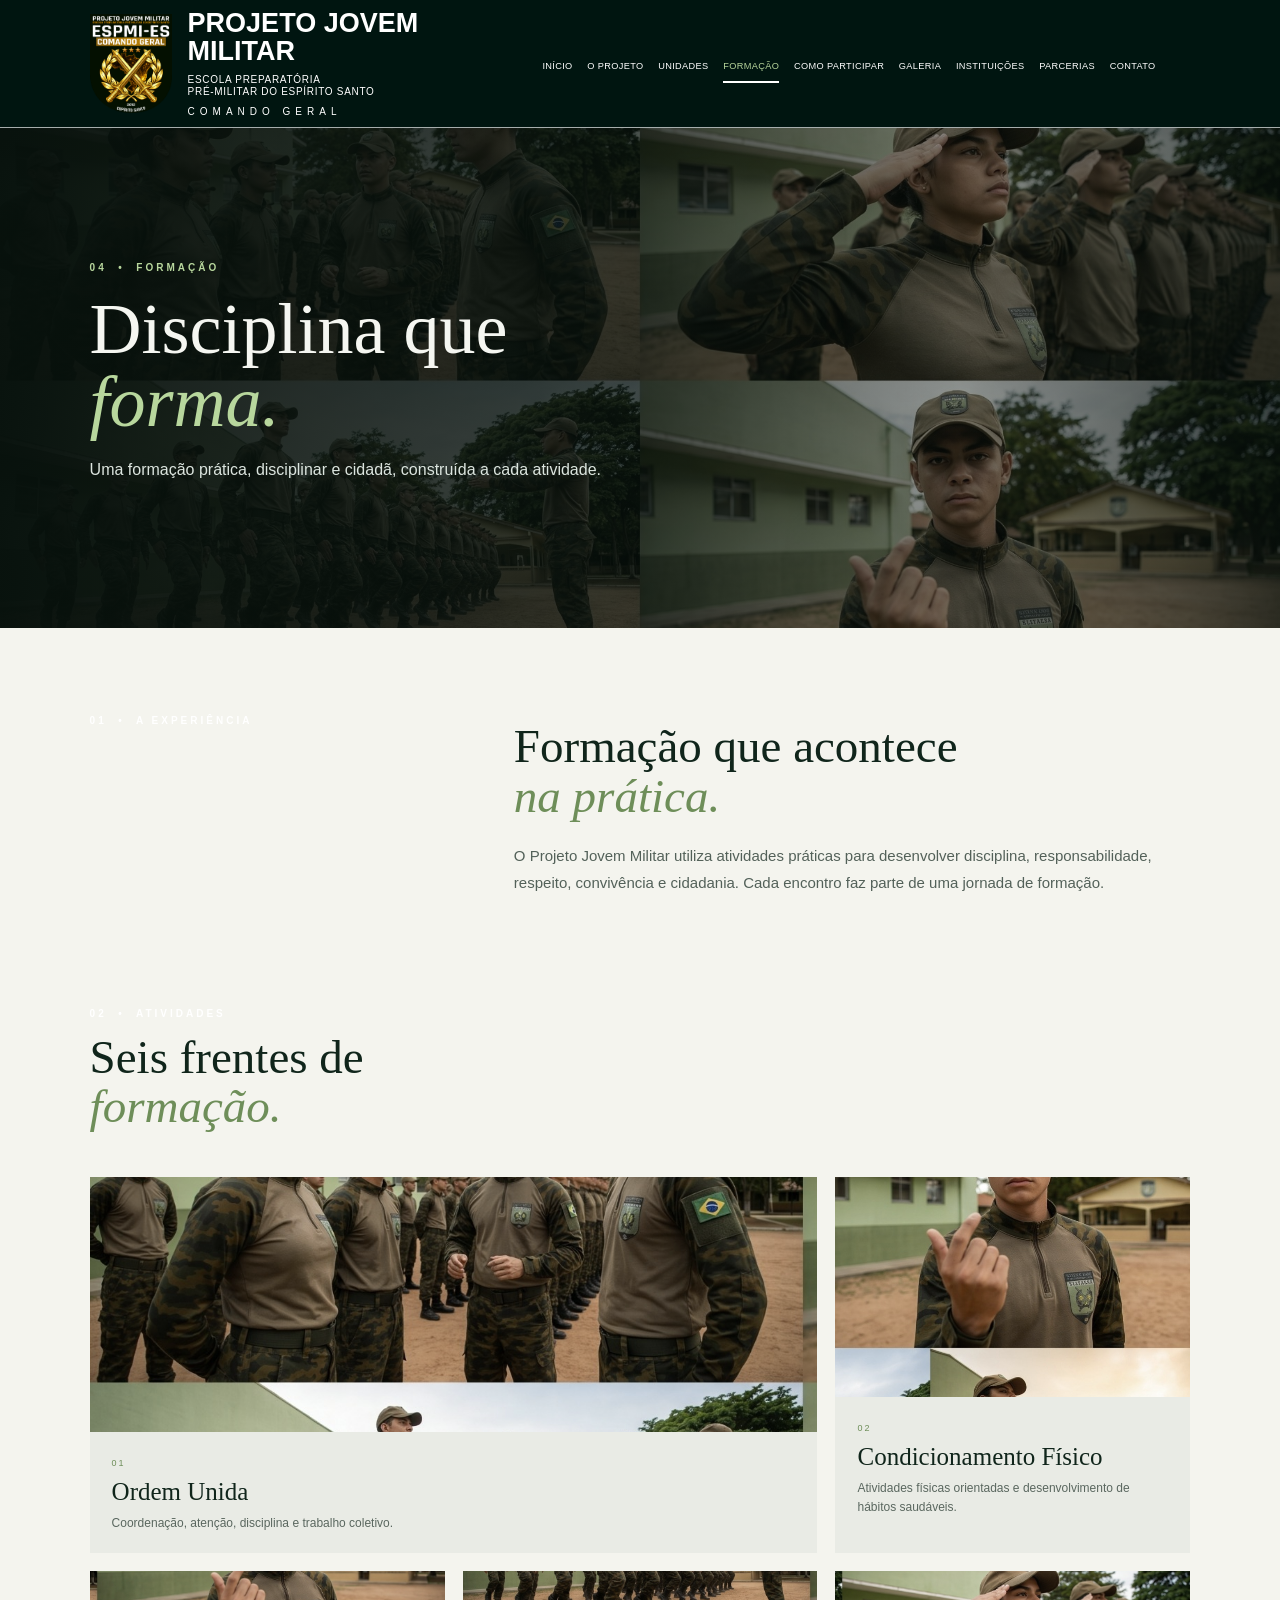
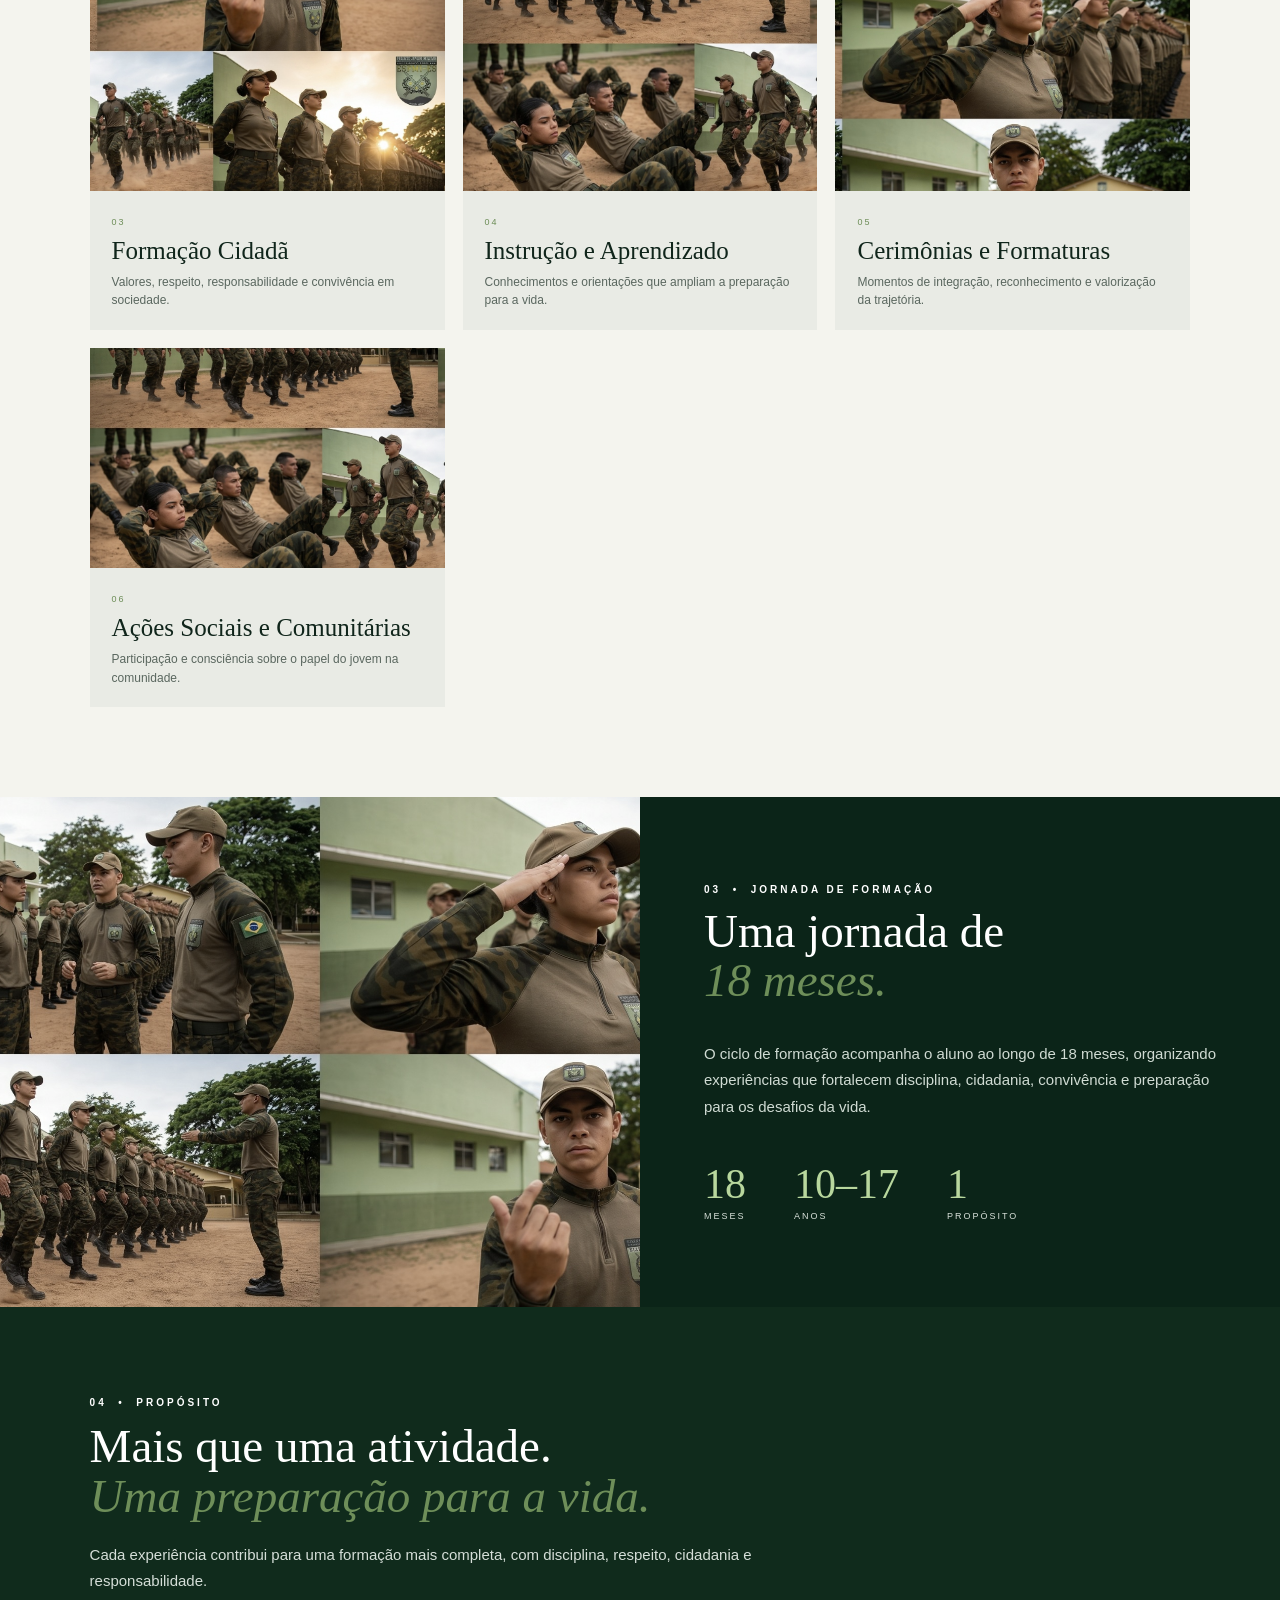
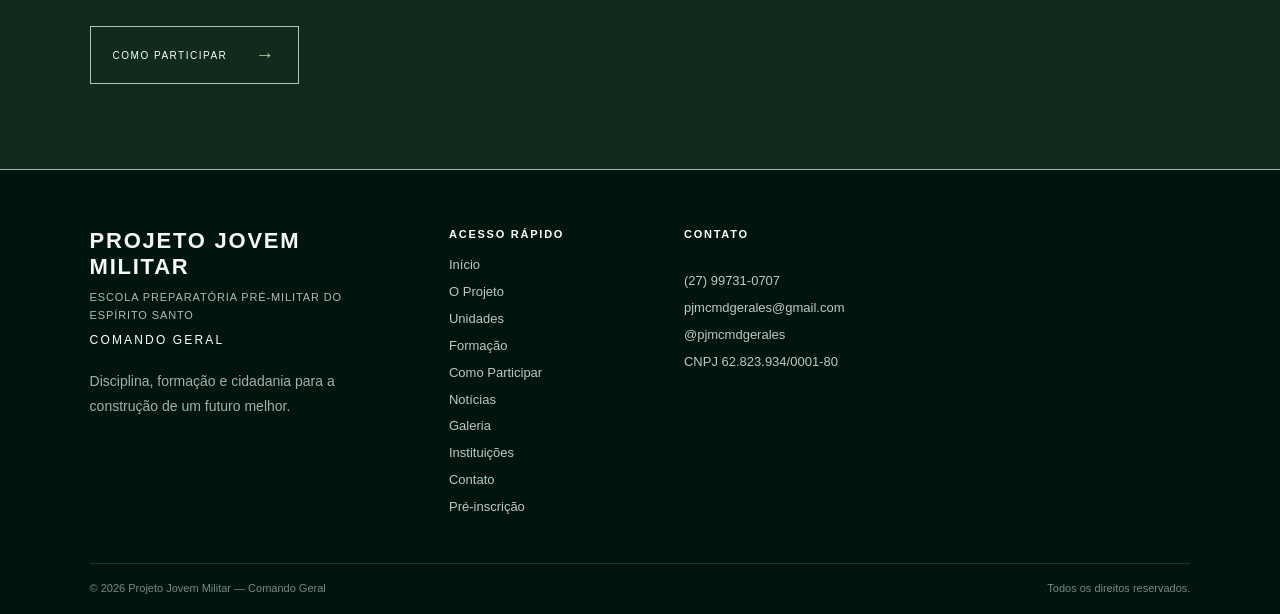
<file: formacao.html>
<!doctype html>
<html lang="pt-BR">
<head>
<meta charset="utf-8">
<meta name="viewport" content="width=device-width,initial-scale=1">
<title>Formação | Projeto Jovem Militar</title>
<link rel="stylesheet" href="formacao.css">
<link rel="stylesheet" href="common.css">  <link rel="stylesheet" href="responsive.css">
</head>
<body>
<div class="topbar"><div class="container topbar-inner">
<span>DISCIPLINA&nbsp;&nbsp;•&nbsp;&nbsp; CIDADANIA&nbsp;&nbsp;•&nbsp;&nbsp; UM FUTURO MELHOR</span>
<span>SIGA-NOS:&nbsp;&nbsp; Instagram&nbsp;&nbsp; Facebook&nbsp;&nbsp; YouTube</span>
</div></div>

<header class="site-header">
<div class="container header-inner">
<a class="brand" href="index.html">
<img src="assets/brasao-comando-geral.png" alt="Brasão do Projeto Jovem Militar — Comando Geral">
<span class="brand-text"><strong>PROJETO JOVEM<br>MILITAR</strong><small>ESCOLA PREPARATÓRIA<br>PRÉ-MILITAR DO ESPÍRITO SANTO</small><em>COMANDO GERAL</em></span>
</a>
<button class="menu-toggle" type="button" aria-label="Abrir menu" aria-expanded="false">☰</button>
<nav class="nav" aria-label="Navegação principal"><a href="index.html" data-page="inicio">INÍCIO</a><a href="projeto.html" data-page="projeto">O PROJETO</a><a href="unidades.html" data-page="unidades">UNIDADES</a><a href="formacao.html" data-page="formacao" class="active">FORMAÇÃO</a><a href="como-participar.html" data-page="como">COMO PARTICIPAR</a><a href="galeria.html" data-page="galeria">GALERIA</a><a href="instituicoes.html" data-page="instituicoes">INSTITUIÇÕES</a><a href="parcerias.html" data-page="parcerias">PARCERIAS</a><a href="contato.html" data-page="contato">CONTATO</a></nav>
</div>
</header>

<main>
<section class="formation-hero">
<div class="hero-image"></div>
<div class="container hero-inner">
<div class="hero-copy">
<span class="kicker">04 &nbsp;•&nbsp; FORMAÇÃO</span>
<h1>Disciplina que<br><i>forma.</i></h1>
<p>Uma formação prática, disciplinar e cidadã, construída a cada atividade.</p>
</div>
<div class="hero-mark"><span>PJM</span><small>FORMAÇÃO</small></div>
</div>
</section>

<section class="intro">
<div class="container intro-grid">
<div><span class="section-kicker">01 &nbsp;•&nbsp; A EXPERIÊNCIA</span></div>
<div><h2>Formação que acontece<br><i>na prática.</i></h2>
<p>O Projeto Jovem Militar utiliza atividades práticas para desenvolver disciplina, responsabilidade, respeito, convivência e cidadania. Cada encontro faz parte de uma jornada de formação.</p></div>
</div>
</section>

<section class="activities">
<div class="container">
<div class="section-title"><span class="section-kicker">02 &nbsp;•&nbsp; ATIVIDADES</span><h2>Seis frentes de<br><i>formação.</i></h2></div>
<div class="activity-grid">
<article class="activity large"><img src="assets/formacao/ordem-unida.jpg" alt="Alunos em atividade de ordem unida"><div><span>01</span><h3>Ordem Unida</h3><p>Coordenação, atenção, disciplina e trabalho coletivo.</p></div></article>
<article class="activity"><img src="assets/formacao/condicionamento.jpg" alt="Alunos em atividade física"><div><span>02</span><h3>Condicionamento Físico</h3><p>Atividades físicas orientadas e desenvolvimento de hábitos saudáveis.</p></div></article>
<article class="activity"><img src="assets/formacao/formacao.jpg" alt="Alunos em formação"><div><span>03</span><h3>Formação Cidadã</h3><p>Valores, respeito, responsabilidade e convivência em sociedade.</p></div></article>
<article class="activity"><img src="assets/formacao/treinamento.jpg" alt="Alunos durante instrução"><div><span>04</span><h3>Instrução e Aprendizado</h3><p>Conhecimentos e orientações que ampliam a preparação para a vida.</p></div></article>
<article class="activity"><img src="assets/formacao/cerimonias.jpg" alt="Cerimônia e formação dos alunos"><div><span>05</span><h3>Cerimônias e Formaturas</h3><p>Momentos de integração, reconhecimento e valorização da trajetória.</p></div></article>
<article class="activity"><img src="assets/formacao/marcha.jpg" alt="Alunos em marcha"><div><span>06</span><h3>Ações Sociais e Comunitárias</h3><p>Participação e consciência sobre o papel do jovem na comunidade.</p></div></article>
</div>
</div>
</section>

<section class="journey">
<div class="journey-image"><img src="assets/formacao/hero.jpg" alt="Alunos do Projeto Jovem Militar em atividade"></div>
<div class="journey-copy"><span class="section-kicker">03 &nbsp;•&nbsp; JORNADA DE FORMAÇÃO</span>
<h2>Uma jornada de<br><i>18 meses.</i></h2>
<p>O ciclo de formação acompanha o aluno ao longo de 18 meses, organizando experiências que fortalecem disciplina, cidadania, convivência e preparação para os desafios da vida.</p>
<div class="numbers"><div><strong>18</strong><span>MESES</span></div><div><strong>10–17</strong><span>ANOS</span></div><div><strong>1</strong><span>PROPÓSITO</span></div></div>
</div>
</section>

<section class="closing">
<div class="container closing-inner">
<span class="section-kicker">04 &nbsp;•&nbsp; PROPÓSITO</span>
<h2>Mais que uma atividade.<br><i>Uma preparação para a vida.</i></h2>
<p>Cada experiência contribui para uma formação mais completa, com disciplina, respeito, cidadania e responsabilidade.</p>
<a href="como-participar.html">COMO PARTICIPAR <span>→</span></a>
</div>
</section>
</main>



<script>
(function(){
const nav=document.querySelector('.nav'),toggle=document.querySelector('.menu-toggle');
if(toggle&&nav){toggle.onclick=()=>{const open=nav.classList.toggle('open');toggle.setAttribute('aria-expanded',String(open))};nav.querySelectorAll('a').forEach(a=>a.onclick=()=>nav.classList.remove('open'))}
const path=location.pathname.toLowerCase(),hash=location.hash;
let page='formacao';
if(path.includes('projeto.html'))page='projeto';
else if(path.includes('unidades.html'))page='unidades';
else if(path.includes('como-participar.html'))page='como';
else if(path.endsWith('/index.html')||path.endsWith('/'))page=hash==='#contato'?'contato':'inicio';
document.querySelectorAll('.nav a').forEach(a=>a.classList.toggle('active',a.dataset.page===page));
})();
</script>
<footer class="pjm-footer"><div class="container footer-grid"><div class="footer-brand"><div class="footer-title">PROJETO JOVEM MILITAR</div><div class="footer-subtitle">ESCOLA PREPARATÓRIA PRÉ-MILITAR DO ESPÍRITO SANTO</div><div class="footer-command">COMANDO GERAL</div><p>Disciplina, formação e cidadania para a construção de um futuro melhor.</p></div><div class="footer-links"><strong>ACESSO RÁPIDO</strong><a href="index.html">Início</a><a href="projeto.html">O Projeto</a><a href="unidades.html">Unidades</a><a href="formacao.html">Formação</a><a href="como-participar.html">Como Participar</a><a href="noticias.html">Notícias</a><a href="galeria.html">Galeria</a><a href="instituicoes.html">Instituições</a><a href="contato.html">Contato</a><a href="pre-inscricao.html">Pré-inscrição</a></div><div class="footer-contact"><strong>CONTATO</strong><span></span><span></span><span>(27) 99731-0707</span><span>pjmcmdgerales@gmail.com</span><span>@pjmcmdgerales</span><span>CNPJ 62.823.934/0001-80</span></div></div><div class="container footer-bottom"><span>© 2026 Projeto Jovem Militar — Comando Geral</span><span>Todos os direitos reservados.</span></div></footer><script src="common.js"></script></body>
</html>
</file>
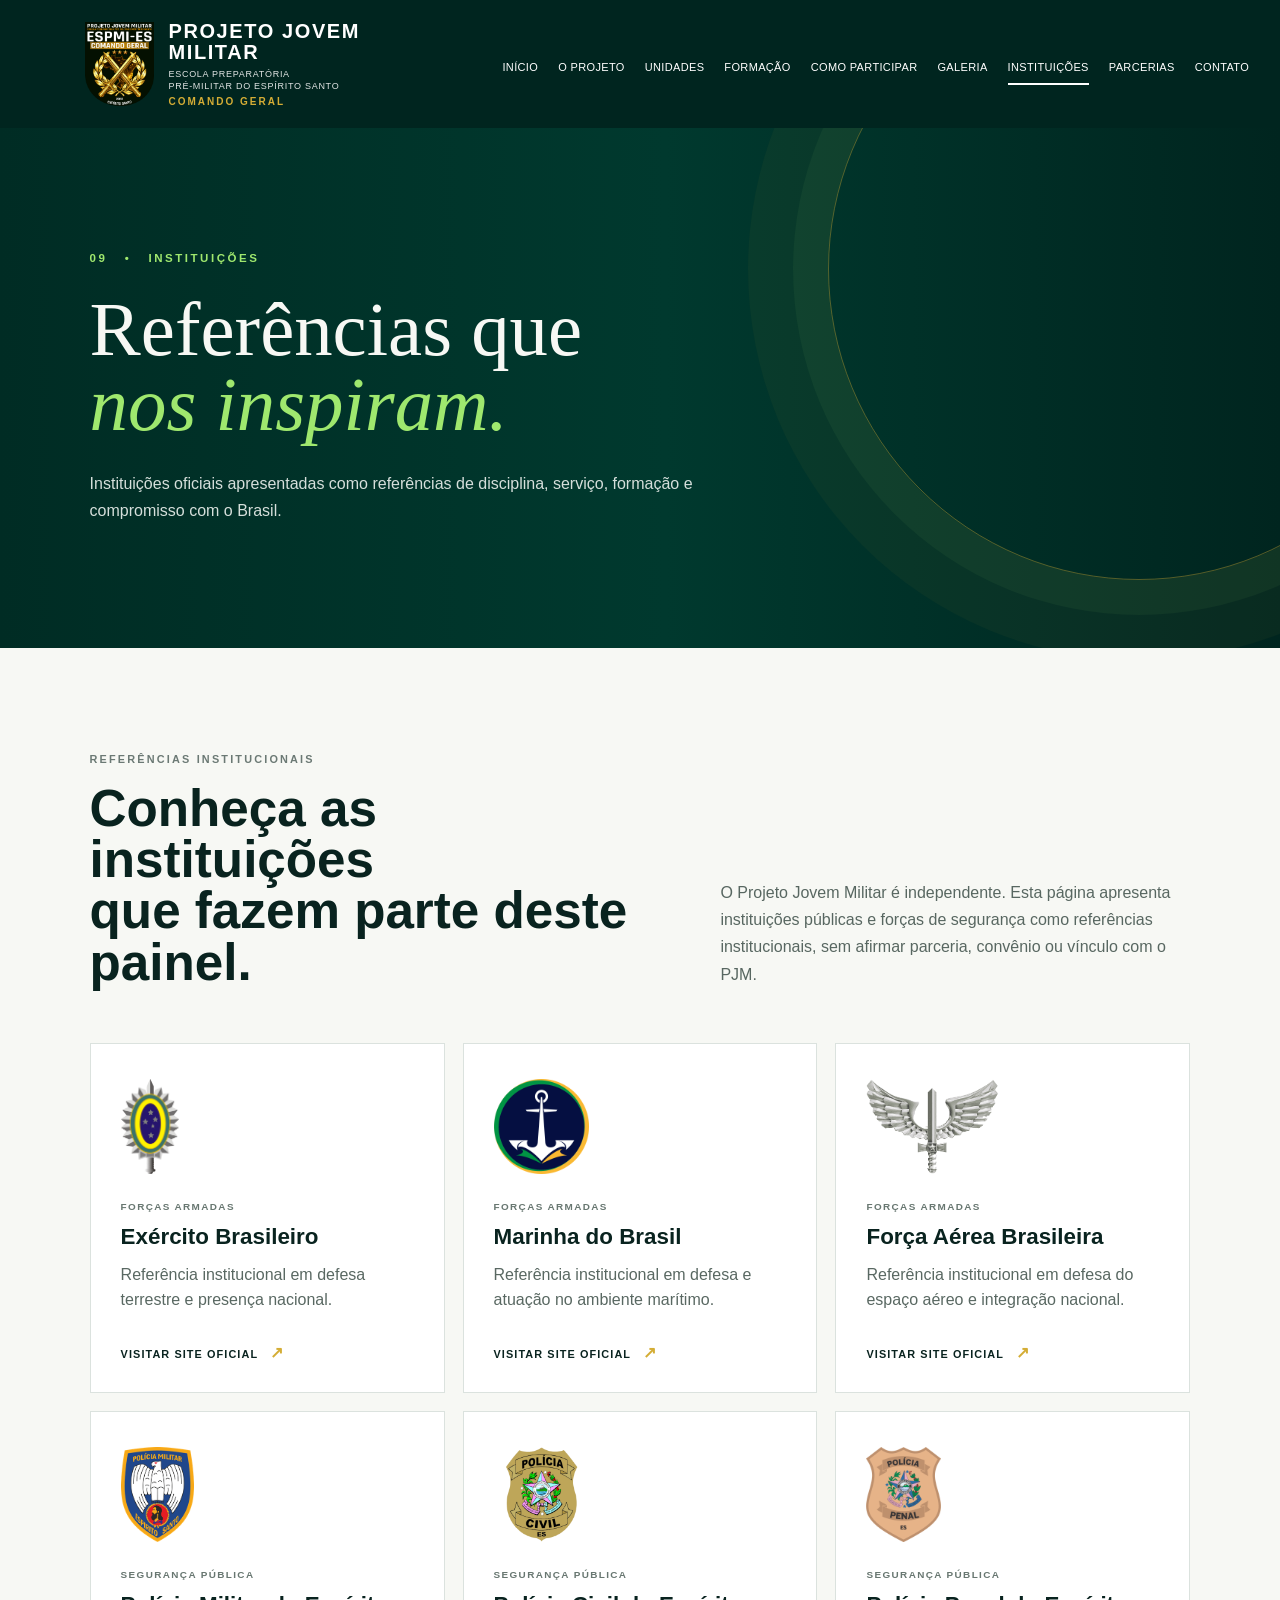
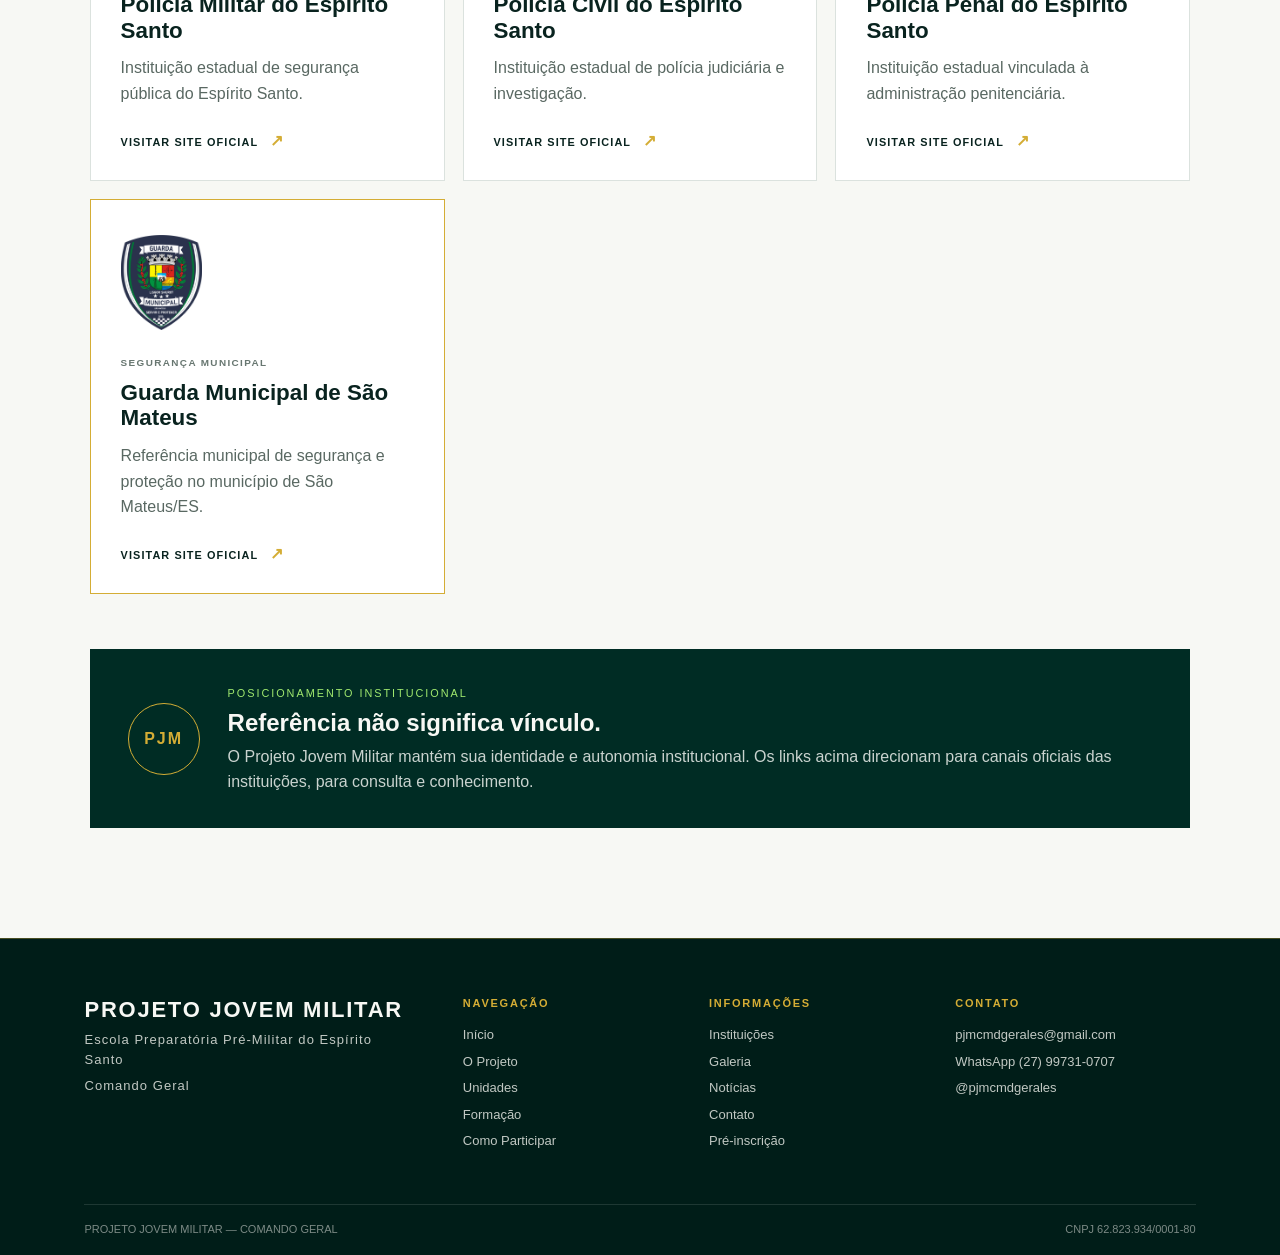
<file: instituicoes.html>
<!DOCTYPE html>
<html lang="pt-BR">
<head>
<meta charset="UTF-8">
<meta name="viewport" content="width=device-width, initial-scale=1.0">
<title>Instituições | Projeto Jovem Militar</title>

<style>
*{box-sizing:border-box}html{overflow-x:hidden}body{margin:0;font-family:Arial,Helvetica,sans-serif;color:#09231f;background:#f7f8f4;overflow-x:hidden}img{max-width:100%;height:auto}a{text-decoration:none}
.topbar{height:42px;background:#001a16;color:#fff;display:flex;align-items:center;justify-content:space-between;padding:0 6.6%;font-size:12px;letter-spacing:.06em;line-height:1}
.header{min-height:128px;background:#00251f;color:#fff;display:flex;align-items:center;gap:28px;padding:0 6.6%;position:relative;z-index:20}
.header .brand{display:flex;align-items:center;gap:14px;min-width:390px;flex:none}.header .brand img{width:70px;height:84px;object-fit:contain}.header .brand strong{display:block;font-size:20px;line-height:1.05;letter-spacing:.08em}.header .brand small{display:block;font-size:9px;line-height:1.35;letter-spacing:.08em;color:#fff;opacity:.88;margin-top:5px}.header .brand em{display:block;font-style:normal;color:#d4ad35;font-size:10px;letter-spacing:.2em;margin-top:4px;font-weight:700}
.header .nav{display:flex;align-items:center;justify-content:center;gap:20px;flex:1;white-space:nowrap}.header .nav a{position:relative;color:#fff;font-size:11px;letter-spacing:.35px;padding:42px 0 37px;text-decoration:none}.header .nav a:after{content:"";position:absolute;left:0;right:0;bottom:25px;height:2px;background:#fff;transform:scaleX(0);transition:.2s}.header .nav a.active:after{transform:scaleX(1)}
.menu-toggle{display:none}.pjm-footer{background:#001d18;color:#f7f8f4;border-top:1px solid rgba(212,173,53,.34);padding:58px 6.6% 0}.pjm-footer .container{width:min(1180px,100%);margin:0 auto}.pjm-footer .footer-grid{display:grid;grid-template-columns:1.35fr .8fr .8fr 1fr;gap:54px}.pjm-footer .footer-brand strong{display:block;font-size:22px;letter-spacing:.08em}.pjm-footer .footer-brand span{display:block;margin-top:7px;font-size:11px;line-height:1.5;color:rgba(247,248,244,.72);letter-spacing:.08em}.pjm-footer .footer-grid h4{margin:0 0 16px;font-size:11px;letter-spacing:.16em;color:#d4ad35}.pjm-footer .footer-grid a,.pjm-footer .footer-grid span{display:block;font-size:13px;color:rgba(247,248,244,.78);line-height:1.5;margin:7px 0}.pjm-footer .footer-bottom{margin-top:46px;padding:18px 0 20px;border-top:1px solid rgba(247,248,244,.12);display:flex;justify-content:space-between;gap:20px;font-size:11px;color:rgba(247,248,244,.5)}
.inst-hero{min-height:520px;background:linear-gradient(90deg,#002c24 0%,#00392e 52%,#00251f 100%);position:relative;overflow:hidden;display:flex;align-items:center;padding:80px 7vw;color:#f7f8f4}.inst-hero:after{content:"";position:absolute;right:-170px;top:-170px;width:620px;height:620px;border:1px solid rgba(212,173,53,.4);border-radius:50%;box-shadow:0 0 0 35px rgba(159,232,110,.05),0 0 0 80px rgba(212,173,53,.04);pointer-events:none}.inst-hero-copy{position:relative;z-index:2;max-width:760px}.eyebrow{color:#9fe86e;font-size:.72rem;letter-spacing:.22em;font-weight:700}.inst-hero h1{font-family:Georgia,serif;font-size:clamp(3rem,6vw,6.2rem);font-weight:400;line-height:.98;margin:28px 0 0}.inst-hero h1 i{font-style:italic;color:#9fe86e}.inst-hero p{max-width:620px;line-height:1.7;color:#d5dfdb;font-size:16px;margin:28px 0 0}.inst-main{padding:105px 7vw 110px;background:#f7f8f4;color:#09231f}.section-label{font-size:.68rem;letter-spacing:.2em;font-weight:700;color:#6b7974}.inst-intro{display:flex;justify-content:space-between;gap:60px;align-items:flex-end;margin:18px 0 55px}.inst-intro h2{font-size:clamp(2.2rem,4vw,4rem);line-height:1;margin:0}.inst-intro p{max-width:470px;line-height:1.7;color:#586761;margin:0}.inst-grid{display:grid;grid-template-columns:repeat(3,1fr);gap:18px}.inst-card{background:#fff;border:1px solid #dbe2de;padding:30px;min-height:350px;display:flex;flex-direction:column;transition:transform .2s ease,box-shadow .2s ease}.inst-card:hover{transform:translateY(-4px);box-shadow:0 14px 35px rgba(0,44,36,.09)}.inst-card.featured{border-color:#d4ad35}.logo-wrap{height:105px;display:flex;align-items:center;justify-content:flex-start;margin-bottom:22px}.logo-wrap img{max-width:150px;max-height:95px;object-fit:contain}.inst-card>span{font-size:.62rem;letter-spacing:.14em;font-weight:800;color:#687771}.inst-card h3{font-size:1.4rem;line-height:1.15;margin:12px 0}.inst-card p{color:#596862;line-height:1.6;margin:0}.inst-card>a{margin-top:auto;padding-top:24px;color:#09231f;font-weight:700;letter-spacing:.1em;font-size:.68rem}.inst-card>a b{color:#d4ad35;margin-left:8px;font-size:1rem}.inst-note{margin-top:55px;background:#002c24;color:#f7f8f4;padding:34px 38px;display:flex;gap:28px;align-items:center}.inst-note .note-mark{width:72px;height:72px;border:1px solid #d4ad35;border-radius:50%;display:grid;place-items:center;color:#d4ad35;letter-spacing:.12em;font-weight:700;flex:none}.inst-note span{font-size:.68rem;letter-spacing:.18em;color:#9fe86e}.inst-note h3{font-size:1.5rem;margin:8px 0}.inst-note p{margin:0;color:#c9d3cf;line-height:1.55}
@media(max-width:1150px){.header{padding-left:5%;padding-right:5%}.topbar{padding-left:5%;padding-right:5%}.header .nav{gap:9px}.header .nav a{font-size:9px}.header .brand{min-width:350px}}
@media(max-width:900px){.inst-grid{grid-template-columns:1fr 1fr}.inst-intro{display:block}.inst-intro p{margin-top:20px}.pjm-footer .footer-grid{grid-template-columns:1fr 1fr;gap:38px}.pjm-footer .footer-brand{grid-column:1/-1}}
@media(max-width:850px){.header{min-height:100px}.header .brand{min-width:0}.header .brand img{width:58px;height:70px}.header .brand strong{font-size:16px}.header .brand small{font-size:7px}.header .brand em{font-size:8px}.menu-toggle{display:block;background:none;border:0;color:#fff;font-size:26px;margin-left:auto;cursor:pointer}.header .nav{position:absolute;display:none;left:0;right:0;top:100%;background:#00251f;padding:10px 25px;flex-direction:column;gap:0;box-shadow:0 14px 24px rgba(0,0,0,.18)}.header .nav.open{display:flex}.header .nav a{font-size:11px;padding:14px 0;width:100%}.header .nav a:after{bottom:5px}}
@media(max-width:620px){.topbar{font-size:9px;padding:0 4%;gap:10px}.topbar div:last-child{display:none}.header{padding:0 5%}.inst-hero{min-height:430px;padding:65px 5%}.inst-hero h1{font-size:2.8rem}.inst-main{padding:75px 5vw}.inst-grid{grid-template-columns:1fr}.inst-note{padding:28px 22px;align-items:flex-start}.inst-note .note-mark{width:58px;height:58px}.pjm-footer{padding-left:5%;padding-right:5%}.pjm-footer .footer-grid{grid-template-columns:1fr}.pjm-footer .footer-brand{grid-column:auto}.pjm-footer .footer-bottom{flex-direction:column}}
</style>
</head>
<body>
<!-- Faixa superior removida para manter o padrão institucional do site -->
<header class="header">
  <div class="brand">
    <img src="assets/brasao-comando-geral.png" alt="Brasão do Projeto Jovem Militar">
    <div><strong>PROJETO JOVEM<br>MILITAR</strong><small>ESCOLA PREPARATÓRIA<br>PRÉ-MILITAR DO ESPÍRITO SANTO</small><em>COMANDO GERAL</em></div>
  </div>
  <button class="menu-toggle" type="button" aria-label="Abrir menu" aria-expanded="false">☰</button>
  <nav class="nav" aria-label="Navegação principal">
    <a href="index.html">INÍCIO</a><a href="projeto.html">O PROJETO</a><a href="unidades.html">UNIDADES</a><a href="formacao.html">FORMAÇÃO</a><a href="como-participar.html">COMO PARTICIPAR</a><a href="galeria.html">GALERIA</a><a href="instituicoes.html" class="active" aria-current="page">INSTITUIÇÕES</a><a href="parcerias.html">PARCERIAS</a><a href="contato.html">CONTATO</a>
  </nav>
</header>

<main>
<section class="inst-hero">
  <div class="inst-hero-copy">
    <div class="eyebrow">09 &nbsp; • &nbsp; INSTITUIÇÕES</div>
    <h1>Referências que<br><i>nos inspiram.</i></h1>
    <p>Instituições oficiais apresentadas como referências de disciplina, serviço, formação e compromisso com o Brasil.</p>
  </div>
</section>

<section class="inst-main">
  <div class="section-label">REFERÊNCIAS INSTITUCIONAIS</div>
  <div class="inst-intro">
    <h2>Conheça as instituições<br>que fazem parte deste painel.</h2>
    <p>O Projeto Jovem Militar é independente. Esta página apresenta instituições públicas e forças de segurança como referências institucionais, sem afirmar parceria, convênio ou vínculo com o PJM.</p>
  </div>

  <div class="inst-grid">
    <article class="inst-card">
      <div class="logo-wrap"><img src="assets/eb.png" alt="Exército Brasileiro"></div>
      <span>FORÇAS ARMADAS</span><h3>Exército Brasileiro</h3>
      <p>Referência institucional em defesa terrestre e presença nacional.</p>
      <a href="https://www.eb.mil.br/" target="_blank" rel="noopener">VISITAR SITE OFICIAL <b>↗</b></a>
    </article>
    <article class="inst-card">
      <div class="logo-wrap"><img src="assets/mb.png" alt="Marinha do Brasil"></div>
      <span>FORÇAS ARMADAS</span><h3>Marinha do Brasil</h3>
      <p>Referência institucional em defesa e atuação no ambiente marítimo.</p>
      <a href="https://www.marinha.mil.br/" target="_blank" rel="noopener">VISITAR SITE OFICIAL <b>↗</b></a>
    </article>
    <article class="inst-card">
      <div class="logo-wrap"><img src="assets/fab.png" alt="Força Aérea Brasileira"></div>
      <span>FORÇAS ARMADAS</span><h3>Força Aérea Brasileira</h3>
      <p>Referência institucional em defesa do espaço aéreo e integração nacional.</p>
      <a href="https://www.fab.mil.br/" target="_blank" rel="noopener">VISITAR SITE OFICIAL <b>↗</b></a>
    </article>
    <article class="inst-card">
      <div class="logo-wrap"><img src="assets/pmes.png" alt="Polícia Militar do Espírito Santo"></div>
      <span>SEGURANÇA PÚBLICA</span><h3>Polícia Militar do Espírito Santo</h3>
      <p>Instituição estadual de segurança pública do Espírito Santo.</p>
      <a href="https://pm.es.gov.br/" target="_blank" rel="noopener">VISITAR SITE OFICIAL <b>↗</b></a>
    </article>
    <article class="inst-card">
      <div class="logo-wrap"><img src="assets/pces.png" alt="Polícia Civil do Espírito Santo"></div>
      <span>SEGURANÇA PÚBLICA</span><h3>Polícia Civil do Espírito Santo</h3>
      <p>Instituição estadual de polícia judiciária e investigação.</p>
      <a href="https://pc.es.gov.br/" target="_blank" rel="noopener">VISITAR SITE OFICIAL <b>↗</b></a>
    </article>
    <article class="inst-card">
      <div class="logo-wrap"><img src="assets/ppes.png" alt="Polícia Penal do Espírito Santo"></div>
      <span>SEGURANÇA PÚBLICA</span><h3>Polícia Penal do Espírito Santo</h3>
      <p>Instituição estadual vinculada à administração penitenciária.</p>
      <a href="https://pp.es.gov.br/" target="_blank" rel="noopener">VISITAR SITE OFICIAL <b>↗</b></a>
    </article>
    <article class="inst-card featured">
      <div class="logo-wrap"><img src="assets/gm-sao-mateus.png" alt="Guarda Municipal de São Mateus"></div>
      <span>SEGURANÇA MUNICIPAL</span><h3>Guarda Municipal de São Mateus</h3>
      <p>Referência municipal de segurança e proteção no município de São Mateus/ES.</p>
      <a href="https://www.saomateus.es.gov.br/" target="_blank" rel="noopener">VISITAR SITE OFICIAL <b>↗</b></a>
    </article>
  </div>

  <div class="inst-note">
    <div class="note-mark">PJM</div>
    <div><span>POSICIONAMENTO INSTITUCIONAL</span><h3>Referência não significa vínculo.</h3><p>O Projeto Jovem Militar mantém sua identidade e autonomia institucional. Os links acima direcionam para canais oficiais das instituições, para consulta e conhecimento.</p></div>
  </div>
</section>
</main>

<footer class="pjm-footer">
  <div class="container footer-grid">
    <div class="footer-brand"><strong>PROJETO JOVEM MILITAR</strong><span>Escola Preparatória Pré-Militar do Espírito Santo</span><span>Comando Geral</span></div>
    <div><h4>NAVEGAÇÃO</h4><a href="index.html">Início</a><a href="projeto.html">O Projeto</a><a href="unidades.html">Unidades</a><a href="formacao.html">Formação</a><a href="como-participar.html">Como Participar</a></div>
    <div><h4>INFORMAÇÕES</h4><a href="instituicoes.html">Instituições</a><a href="galeria.html">Galeria</a><a href="noticias.html">Notícias</a><a href="contato.html">Contato</a><a href="pre-inscricao.html">Pré-inscrição</a></div>
    <div><h4>CONTATO</h4><a href="mailto:pjmcmdgerales@gmail.com">pjmcmdgerales@gmail.com</a><a href="https://wa.me/5527997310707" target="_blank" rel="noopener">WhatsApp (27) 99731-0707</a><a href="https://instagram.com/pjmcmdgerales" target="_blank" rel="noopener">@pjmcmdgerales</a></div>
  </div>
  <div class="footer-bottom"><span>PROJETO JOVEM MILITAR — COMANDO GERAL</span><span>CNPJ 62.823.934/0001-80</span></div>
</footer>
<script>document.querySelector(".menu-toggle")?.addEventListener("click",function(){document.querySelector(".nav")?.classList.toggle("open");this.setAttribute("aria-expanded",document.querySelector(".nav")?.classList.contains("open")?"true":"false")});</script>
</body>
</html>
</file>
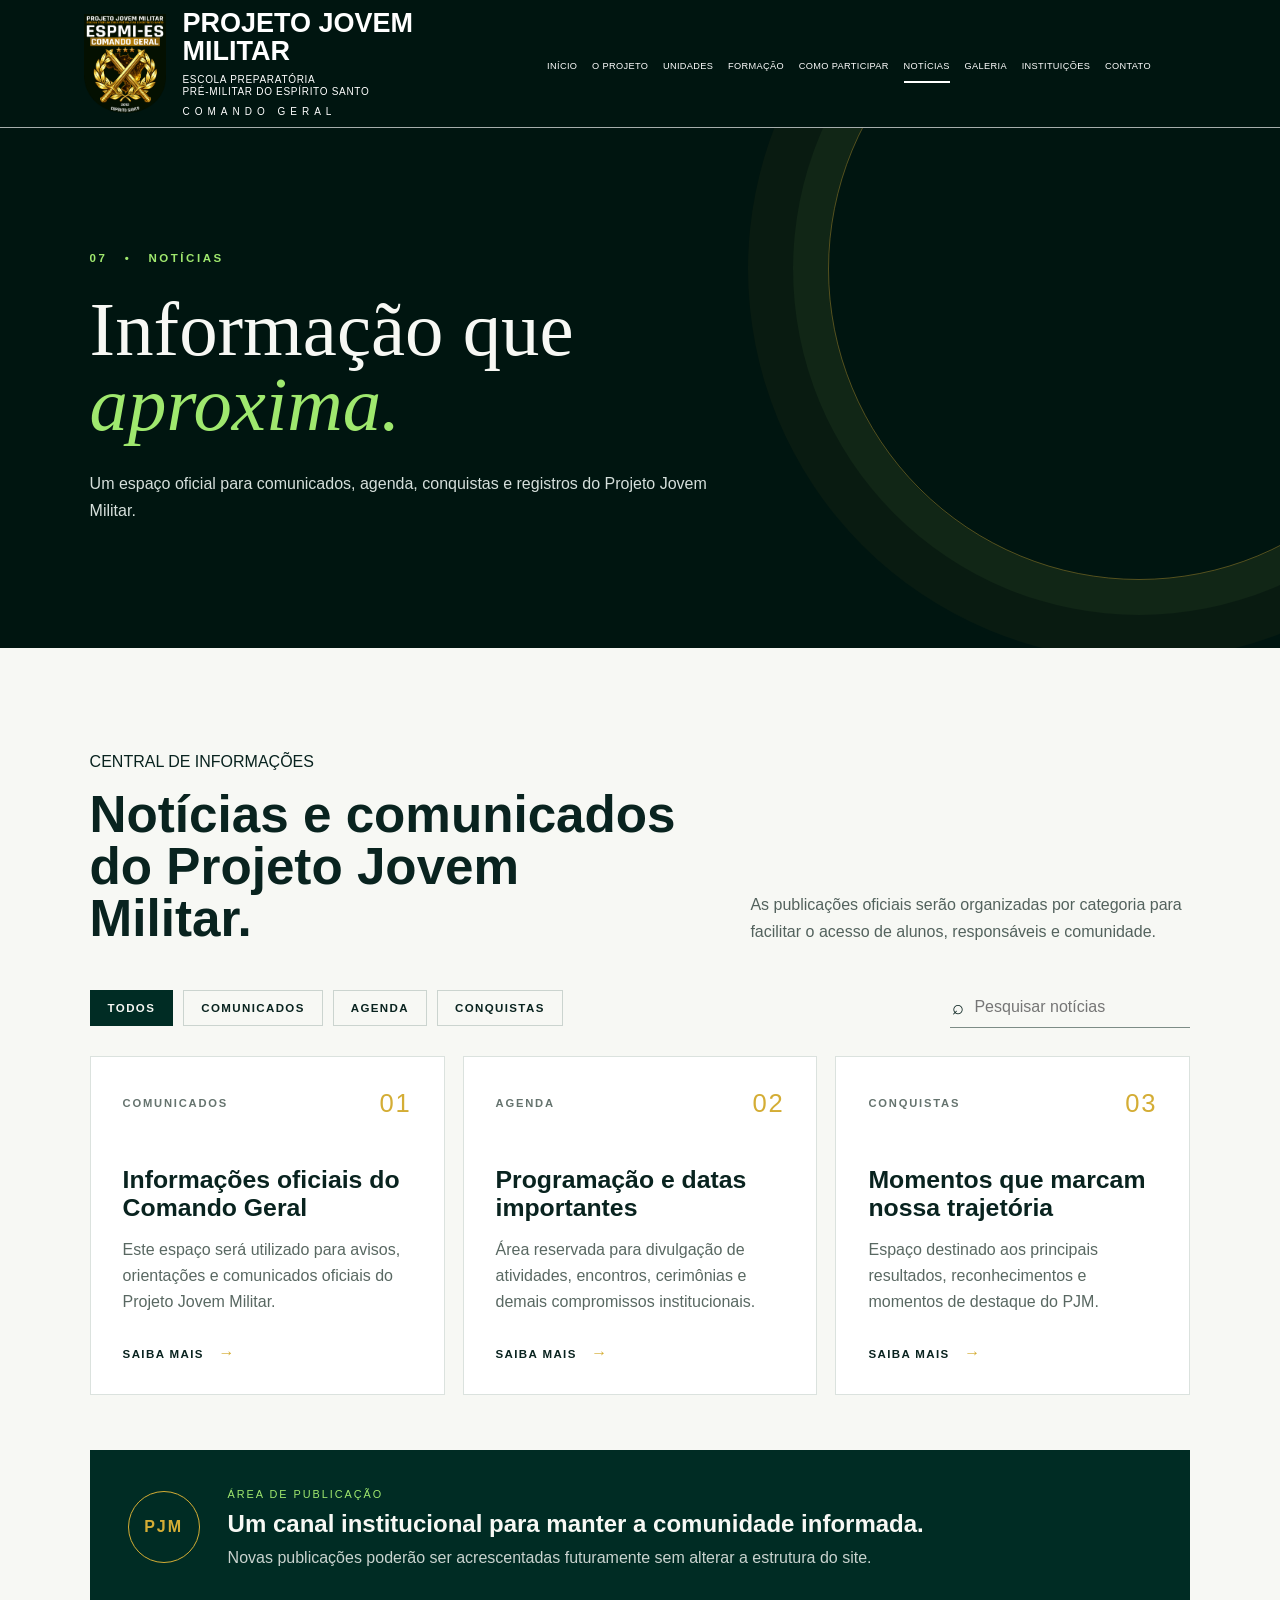
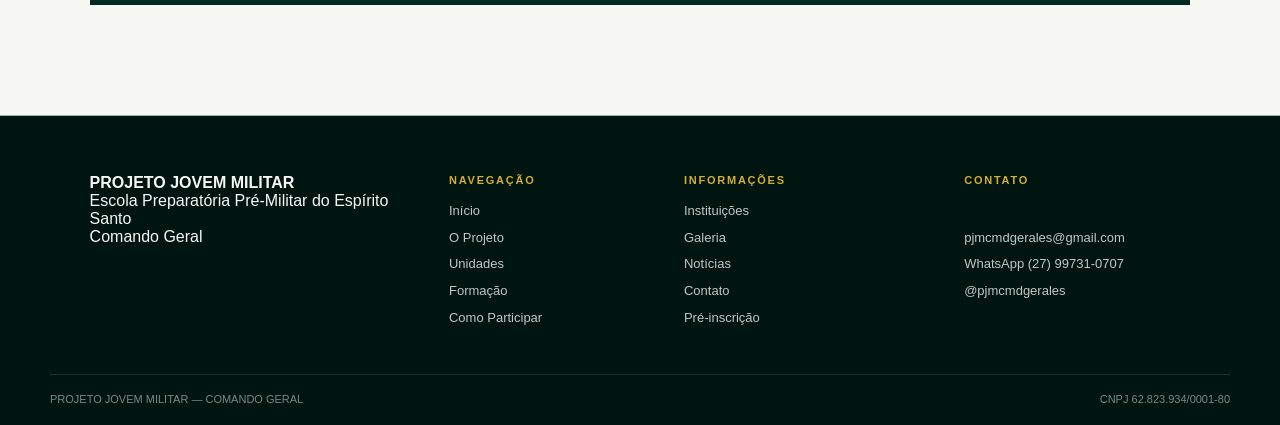
<file: noticias.html>
<!DOCTYPE html>
<html lang="pt-BR">
<head>
<meta charset="UTF-8">
<meta name="viewport" content="width=device-width, initial-scale=1.0">
<title>Notícias | Projeto Jovem Militar</title>
<link rel="stylesheet" href="noticias.css">
<link rel="stylesheet" href="common.css">
<link rel="stylesheet" href="responsive.css">
</head>
<body>
<header class="topbar">
  <div>DISCIPLINA <span>•</span> CIDADANIA <span>•</span> UM FUTURO MELHOR</div>
  <div>SIGA-NOS: &nbsp; Instagram &nbsp; Facebook &nbsp; YouTube</div>
</header>

<header class="header">
  <div class="brand">
    <img src="assets/brasao-comando-geral.png" alt="Brasão do Projeto Jovem Militar">
    <div>
      <strong>PROJETO JOVEM<br>MILITAR</strong>
      <small>ESCOLA PREPARATÓRIA<br>PRÉ-MILITAR DO ESPÍRITO SANTO</small>
      <em>COMANDO GERAL</em>
    </div>
  </div>

  <button class="menu-toggle" type="button" aria-label="Abrir menu" aria-expanded="false">☰</button>

  <nav class="nav" aria-label="Navegação principal">
    <a href="index.html">INÍCIO</a>
    <a href="projeto.html">O PROJETO</a>
    <a href="unidades.html">UNIDADES</a>
    <a href="formacao.html">FORMAÇÃO</a>
    <a href="como-participar.html">COMO PARTICIPAR</a>
    <a class="active" href="noticias.html">NOTÍCIAS</a>
    <a href="galeria.html">GALERIA</a>
    <a href="instituicoes.html">INSTITUIÇÕES</a>
    <a href="contato.html">CONTATO</a>
  </nav>
</header>

<main>
<section class="hero">
  <div class="hero-copy">
    <div class="eyebrow">07 &nbsp; • &nbsp; NOTÍCIAS</div>
    <h1>Informação que<br><i>aproxima.</i></h1>
    <p>Um espaço oficial para comunicados, agenda, conquistas e registros do Projeto Jovem Militar.</p>
  </div>
  <div class="seal"><b>PJM</b><span>COMUNICAÇÃO OFICIAL</span></div>
</section>

<section class="news-content">
  <div class="section-label">CENTRAL DE INFORMAÇÕES</div>
  <div class="news-heading">
    <div>
      <h2>Notícias e comunicados<br>do Projeto Jovem Militar.</h2>
    </div>
    <p>As publicações oficiais serão organizadas por categoria para facilitar o acesso de alunos, responsáveis e comunidade.</p>
  </div>

  <div class="news-tools" aria-label="Filtros de notícias">
    <button class="filter active" data-filter="todos">TODOS</button>
    <button class="filter" data-filter="comunicados">COMUNICADOS</button>
    <button class="filter" data-filter="agenda">AGENDA</button>
    <button class="filter" data-filter="conquistas">CONQUISTAS</button>
    <label class="news-search">
      <span>⌕</span>
      <input id="newsSearch" type="search" placeholder="Pesquisar notícias" aria-label="Pesquisar notícias">
    </label>
  </div>

  <div class="news-grid" id="newsGrid">
    <article class="news-card" data-category="comunicados" data-title="Comunicados oficiais">
      <div class="news-meta"><span>COMUNICADOS</span><b>01</b></div>
      <h3>Informações oficiais do Comando Geral</h3>
      <p>Este espaço será utilizado para avisos, orientações e comunicados oficiais do Projeto Jovem Militar.</p>
      <button class="read-more" type="button" data-title="Comunicados oficiais" data-text="As publicações oficiais do Projeto Jovem Militar serão disponibilizadas nesta área sempre que houver uma nova informação para alunos, responsáveis ou comunidade.">SAIBA MAIS <span>→</span></button>
    </article>

    <article class="news-card" data-category="agenda" data-title="Agenda do projeto">
      <div class="news-meta"><span>AGENDA</span><b>02</b></div>
      <h3>Programação e datas importantes</h3>
      <p>Área reservada para divulgação de atividades, encontros, cerimônias e demais compromissos institucionais.</p>
      <button class="read-more" type="button" data-title="Agenda do projeto" data-text="Quando houver programação oficial publicada, ela será apresentada aqui de forma organizada, com as informações necessárias para acompanhamento.">SAIBA MAIS <span>→</span></button>
    </article>

    <article class="news-card" data-category="conquistas" data-title="Conquistas do projeto">
      <div class="news-meta"><span>CONQUISTAS</span><b>03</b></div>
      <h3>Momentos que marcam nossa trajetória</h3>
      <p>Espaço destinado aos principais resultados, reconhecimentos e momentos de destaque do PJM.</p>
      <button class="read-more" type="button" data-title="Conquistas do projeto" data-text="Os registros de conquistas e destaques serão publicados nesta área à medida que forem oficialmente divulgados pelo Projeto Jovem Militar.">SAIBA MAIS <span>→</span></button>
    </article>
  </div>

  <div class="empty-state" id="emptyState" hidden>
    <strong>Nenhuma publicação encontrada.</strong>
    <span>Tente outra categoria ou termo de pesquisa.</span>
  </div>

  <div class="publication-note">
    <div class="note-mark">PJM</div>
    <div>
      <span>ÁREA DE PUBLICAÇÃO</span>
      <h3>Um canal institucional para manter a comunidade informada.</h3>
      <p>Novas publicações poderão ser acrescentadas futuramente sem alterar a estrutura do site.</p>
    </div>
  </div>
</section>
</main>

<div class="news-modal" id="newsModal" aria-hidden="true">
  <div class="news-modal-backdrop" data-close></div>
  <div class="news-modal-box" role="dialog" aria-modal="true" aria-labelledby="modalTitle">
    <button class="modal-close" type="button" data-close aria-label="Fechar">×</button>
    <div class="section-label">PROJETO JOVEM MILITAR</div>
    <h2 id="modalTitle"></h2>
    <p id="modalText"></p>
  </div>
</div>

<footer class="pjm-footer">
  <div class="container footer-grid">
    <div class="footer-brand">
      <strong>PROJETO JOVEM MILITAR</strong>
      <span>Escola Preparatória Pré-Militar do Espírito Santo</span>
      <span>Comando Geral</span>
    </div>
    <div>
      <h4>NAVEGAÇÃO</h4>
      <a href="index.html">Início</a><a href="projeto.html">O Projeto</a><a href="unidades.html">Unidades</a><a href="formacao.html">Formação</a><a href="como-participar.html">Como Participar</a>
    </div>
    <div>
      <h4>INFORMAÇÕES</h4>
      <a href="instituicoes.html">Instituições</a><a href="galeria.html">Galeria</a><a href="noticias.html">Notícias</a><a href="contato.html">Contato</a><a href="pre-inscricao.html">Pré-inscrição</a>
    </div>
    <div>
      <h4>CONTATO</h4>
      <span><br></span>
      <a href="mailto:pjmcmdgerales@gmail.com">pjmcmdgerales@gmail.com</a>
      <a href="https://wa.me/5527997310707" target="_blank" rel="noopener">WhatsApp (27) 99731-0707</a>
      <a href="https://instagram.com/pjmcmdgerales" target="_blank" rel="noopener">@pjmcmdgerales</a>
    </div>
  </div>
  <div class="footer-bottom"><span>PROJETO JOVEM MILITAR — COMANDO GERAL</span><span>CNPJ 62.823.934/0001-80</span></div>
</footer>

<script src="common.js"></script>
<script src="noticias.js"></script>
</body>
</html>
</file>
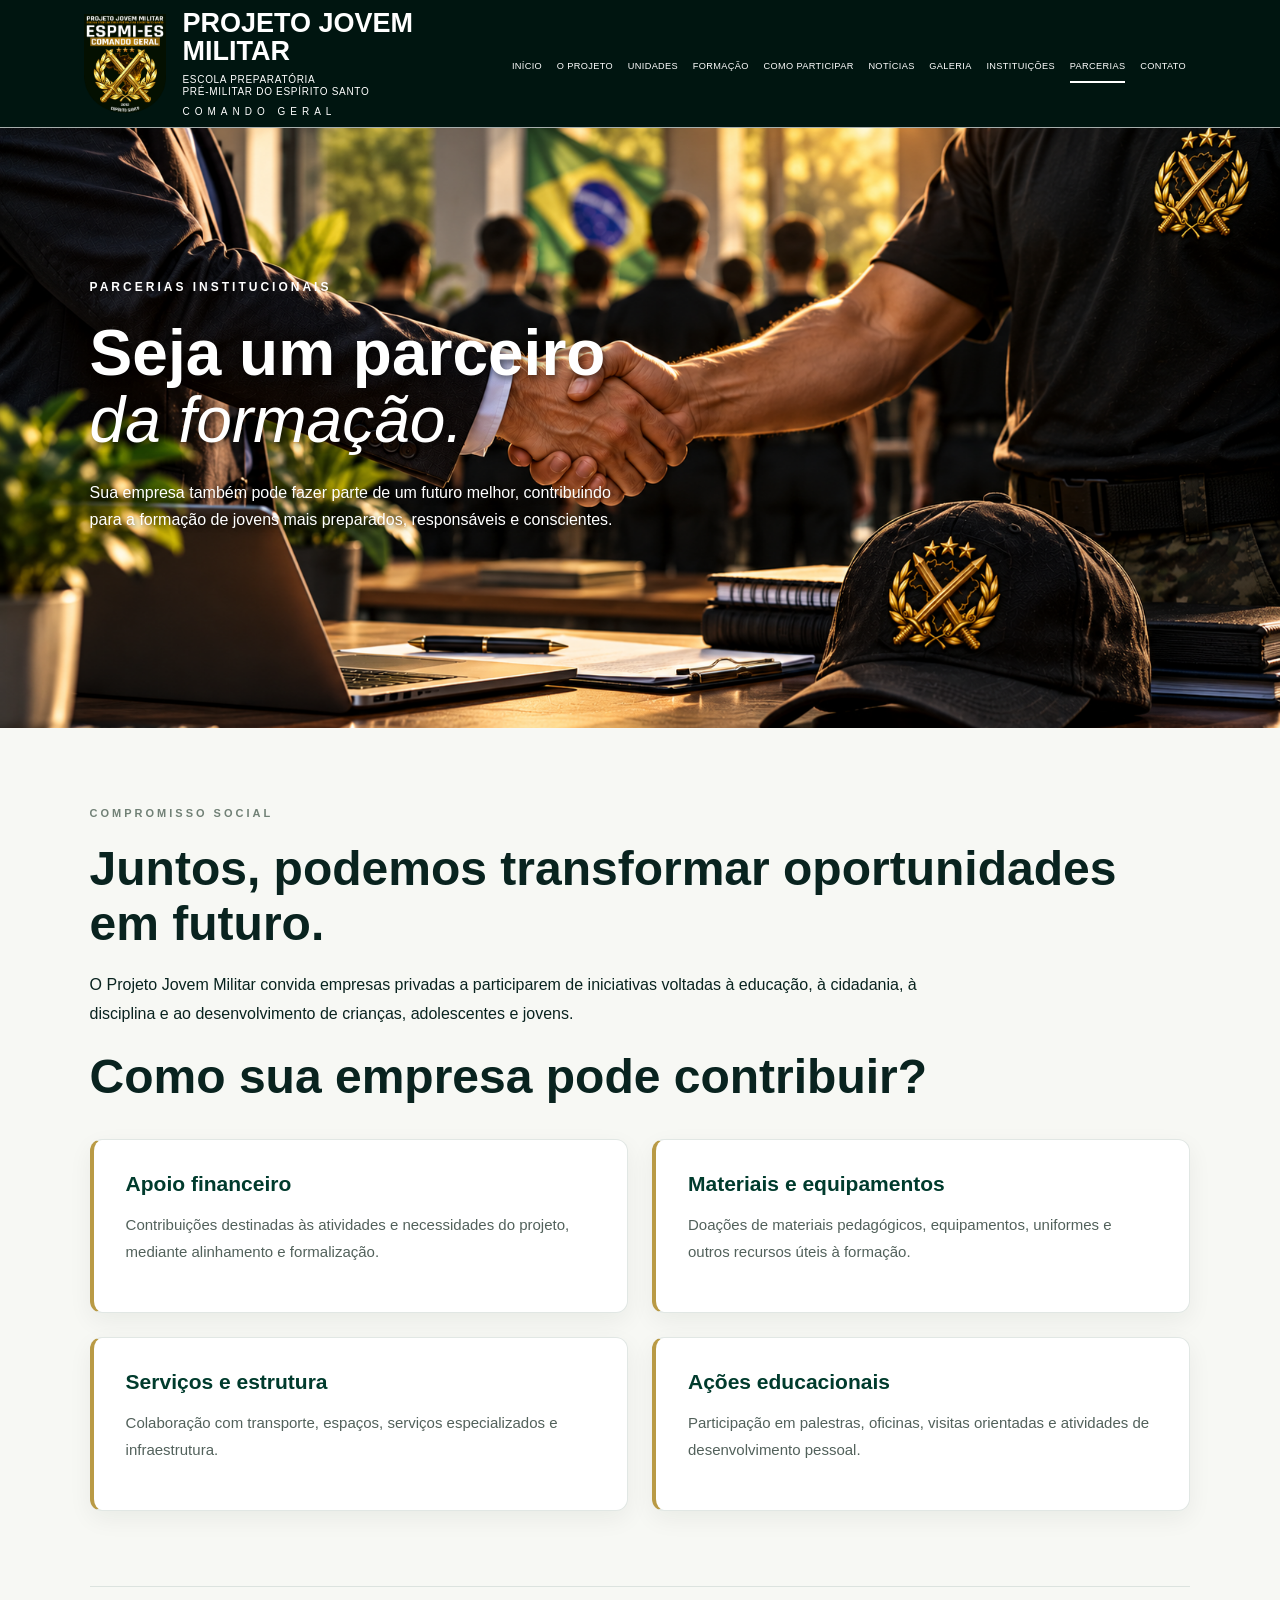
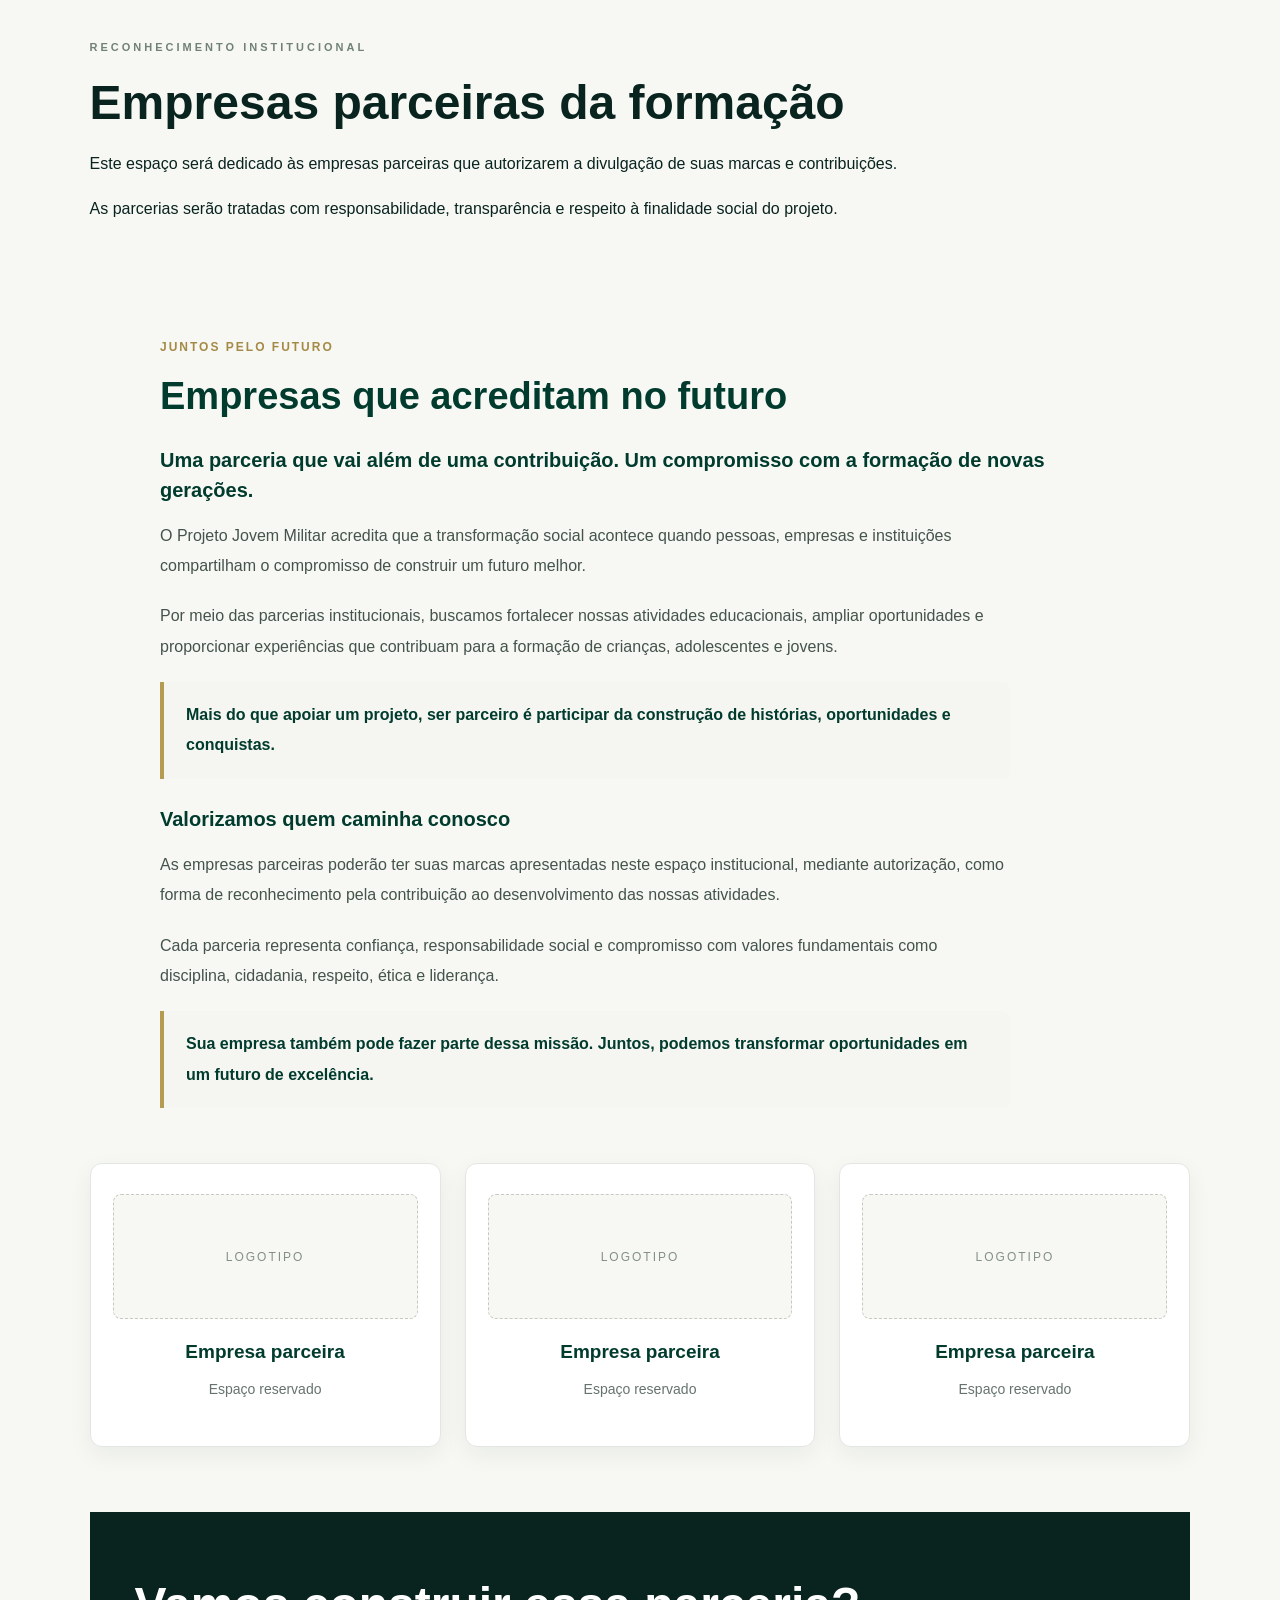
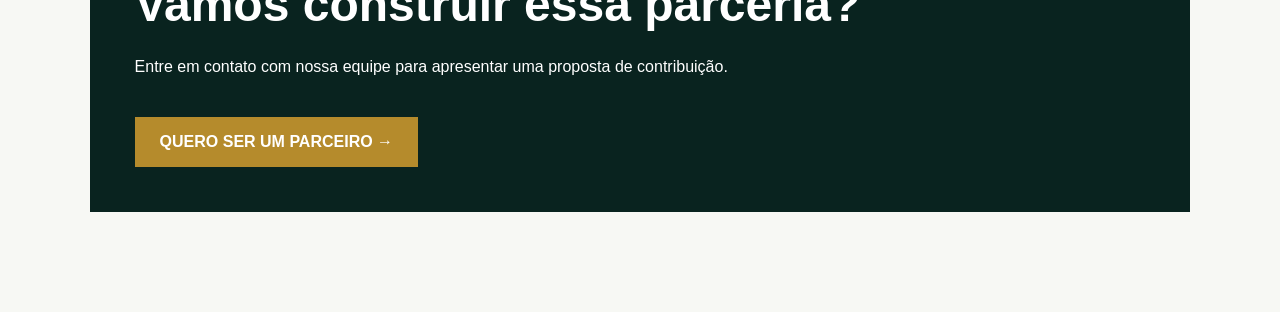
<file: parcerias.html>
<!DOCTYPE html>
<html lang="pt-BR">
<head>
  <meta charset="UTF-8">
  <meta name="viewport" content="width=device-width, initial-scale=1">
  <title>Parcerias | Projeto Jovem Militar</title>
  <link rel="stylesheet" href="common.css">
  <link rel="stylesheet" href="parcerias.css">
  
  <link rel="stylesheet" href="responsive.css">
</head>
<body>

<header class="topbar">
  <div>DISCIPLINA • CIDADANIA • UM FUTURO MELHOR</div>
  <div>SIGA-NOS: Instagram • Facebook • YouTube</div>
</header>

<header class="header">
  <div class="brand">
    <img src="assets/brasao-comando-geral.png" alt="Brasão oficial do Comando Geral">
    <div>
      <strong>PROJETO JOVEM<br>MILITAR</strong>
      <small>ESCOLA PREPARATÓRIA<br>PRÉ-MILITAR DO ESPÍRITO SANTO</small>
      <em>COMANDO GERAL</em>
    </div>
  </div>

  <button class="menu-toggle" type="button" aria-label="Abrir menu" aria-expanded="false">☰</button>
  <nav class="nav" aria-label="Navegação principal">
    <a href="index.html">INÍCIO</a>
    <a href="projeto.html">O PROJETO</a>
    <a href="unidades.html">UNIDADES</a>
    <a href="formacao.html">FORMAÇÃO</a>
    <a href="como-participar.html">COMO PARTICIPAR</a>
    <a href="noticias.html">NOTÍCIAS</a>
    <a href="galeria.html">GALERIA</a>
    <a href="instituicoes.html">INSTITUIÇÕES</a>
    <a href="parcerias.html" class="active" aria-current="page">PARCERIAS</a>
    <a href="contato.html">CONTATO</a>
  </nav>
</header>

<main>
  <section class="partnership-hero">
    <div class="partnership-copy">
      <span class="eyebrow">PARCERIAS INSTITUCIONAIS</span>
      <h1>Seja um parceiro<br><i>da formação.</i></h1>
      <p>Sua empresa também pode fazer parte de um futuro melhor, contribuindo para a formação de jovens mais preparados, responsáveis e conscientes.</p>
    </div>
  </section>

  <section class="partnership-main">
    <span class="section-label">COMPROMISSO SOCIAL</span>
    <h2>Juntos, podemos transformar oportunidades em futuro.</h2>
    <p>O Projeto Jovem Militar convida empresas privadas a participarem de iniciativas voltadas à educação, à cidadania, à disciplina e ao desenvolvimento de crianças, adolescentes e jovens.</p>

    <h2>Como sua empresa pode contribuir?</h2>
    <div class="partnership-grid">
      <article>
        <h3>Apoio financeiro</h3>
        <p>Contribuições destinadas às atividades e necessidades do projeto, mediante alinhamento e formalização.</p>
      </article>
      <article>
        <h3>Materiais e equipamentos</h3>
        <p>Doações de materiais pedagógicos, equipamentos, uniformes e outros recursos úteis à formação.</p>
      </article>
      <article>
        <h3>Serviços e estrutura</h3>
        <p>Colaboração com transporte, espaços, serviços especializados e infraestrutura.</p>
      </article>
      <article>
        <h3>Ações educacionais</h3>
        <p>Participação em palestras, oficinas, visitas orientadas e atividades de desenvolvimento pessoal.</p>
      </article>
    </div>

    <section class="partner-recognition">
      <span class="section-label">RECONHECIMENTO INSTITUCIONAL</span>
      <h2>Empresas parceiras da formação</h2>
      <p>Este espaço será dedicado às empresas parceiras que autorizarem a divulgação de suas marcas e contribuições.</p>
      <p>As parcerias serão tratadas com responsabilidade, transparência e respeito à finalidade social do projeto.</p>
    </section>

   
<!-- TEXTO INSTITUCIONAL DAS PARCERIAS -->
<section class="partners-message">

  <span class="section-label">
    JUNTOS PELO FUTURO
  </span>

  <h2>Empresas que acreditam no futuro</h2>

  <h3>
    Uma parceria que vai além de uma contribuição.
    Um compromisso com a formação de novas gerações.
  </h3>

  <p>
    O Projeto Jovem Militar acredita que a transformação
    social acontece quando pessoas, empresas e instituições
    compartilham o compromisso de construir um futuro melhor.
  </p>

  <p>
    Por meio das parcerias institucionais, buscamos fortalecer
    nossas atividades educacionais, ampliar oportunidades e
    proporcionar experiências que contribuam para a formação
    de crianças, adolescentes e jovens.
  </p>

  <p class="partners-highlight">
    Mais do que apoiar um projeto, ser parceiro é participar
    da construção de histórias, oportunidades e conquistas.
  </p>

  <h3>Valorizamos quem caminha conosco</h3>

  <p>
    As empresas parceiras poderão ter suas marcas apresentadas
    neste espaço institucional, mediante autorização, como
    forma de reconhecimento pela contribuição ao desenvolvimento
    das nossas atividades.
  </p>

  <p>
    Cada parceria representa confiança, responsabilidade social
    e compromisso com valores fundamentais como disciplina,
    cidadania, respeito, ética e liderança.
  </p>

  <p class="partners-highlight">
    Sua empresa também pode fazer parte dessa missão.
    Juntos, podemos transformar oportunidades em um futuro
    de excelência.
  </p>

</section>
<!-- FIM DO TEXTO INSTITUCIONAL -->
 
<!-- VITRINE DE EMPRESAS PARCEIRAS -->
<div class="partners-showcase">

  <div class="partner-card">
    <div class="partner-logo">
      <span>LOGOTIPO</span>
    </div>
    <h3>Empresa parceira</h3>
    <p>Espaço reservado</p>
  </div>

  <div class="partner-card">
    <div class="partner-logo">
      <span>LOGOTIPO</span>
    </div>
    <h3>Empresa parceira</h3>
    <p>Espaço reservado</p>
  </div>

  <div class="partner-card">
    <div class="partner-logo">
      <span>LOGOTIPO</span>
    </div>
    <h3>Empresa parceira</h3>
    <p>Espaço reservado</p>
  </div>

</div>
<!-- FIM DA VITRINE -->


    <section class="partner-contact">
      <h2>Vamos construir essa parceria?</h2>
      <p>Entre em contato com nossa equipe para apresentar uma proposta de contribuição.</p>
      <a href="contato.html">QUERO SER UM PARCEIRO →</a>
    </section>
  </section>
</main>

<script src="common.js"></script>
</body>
</html>
</file>
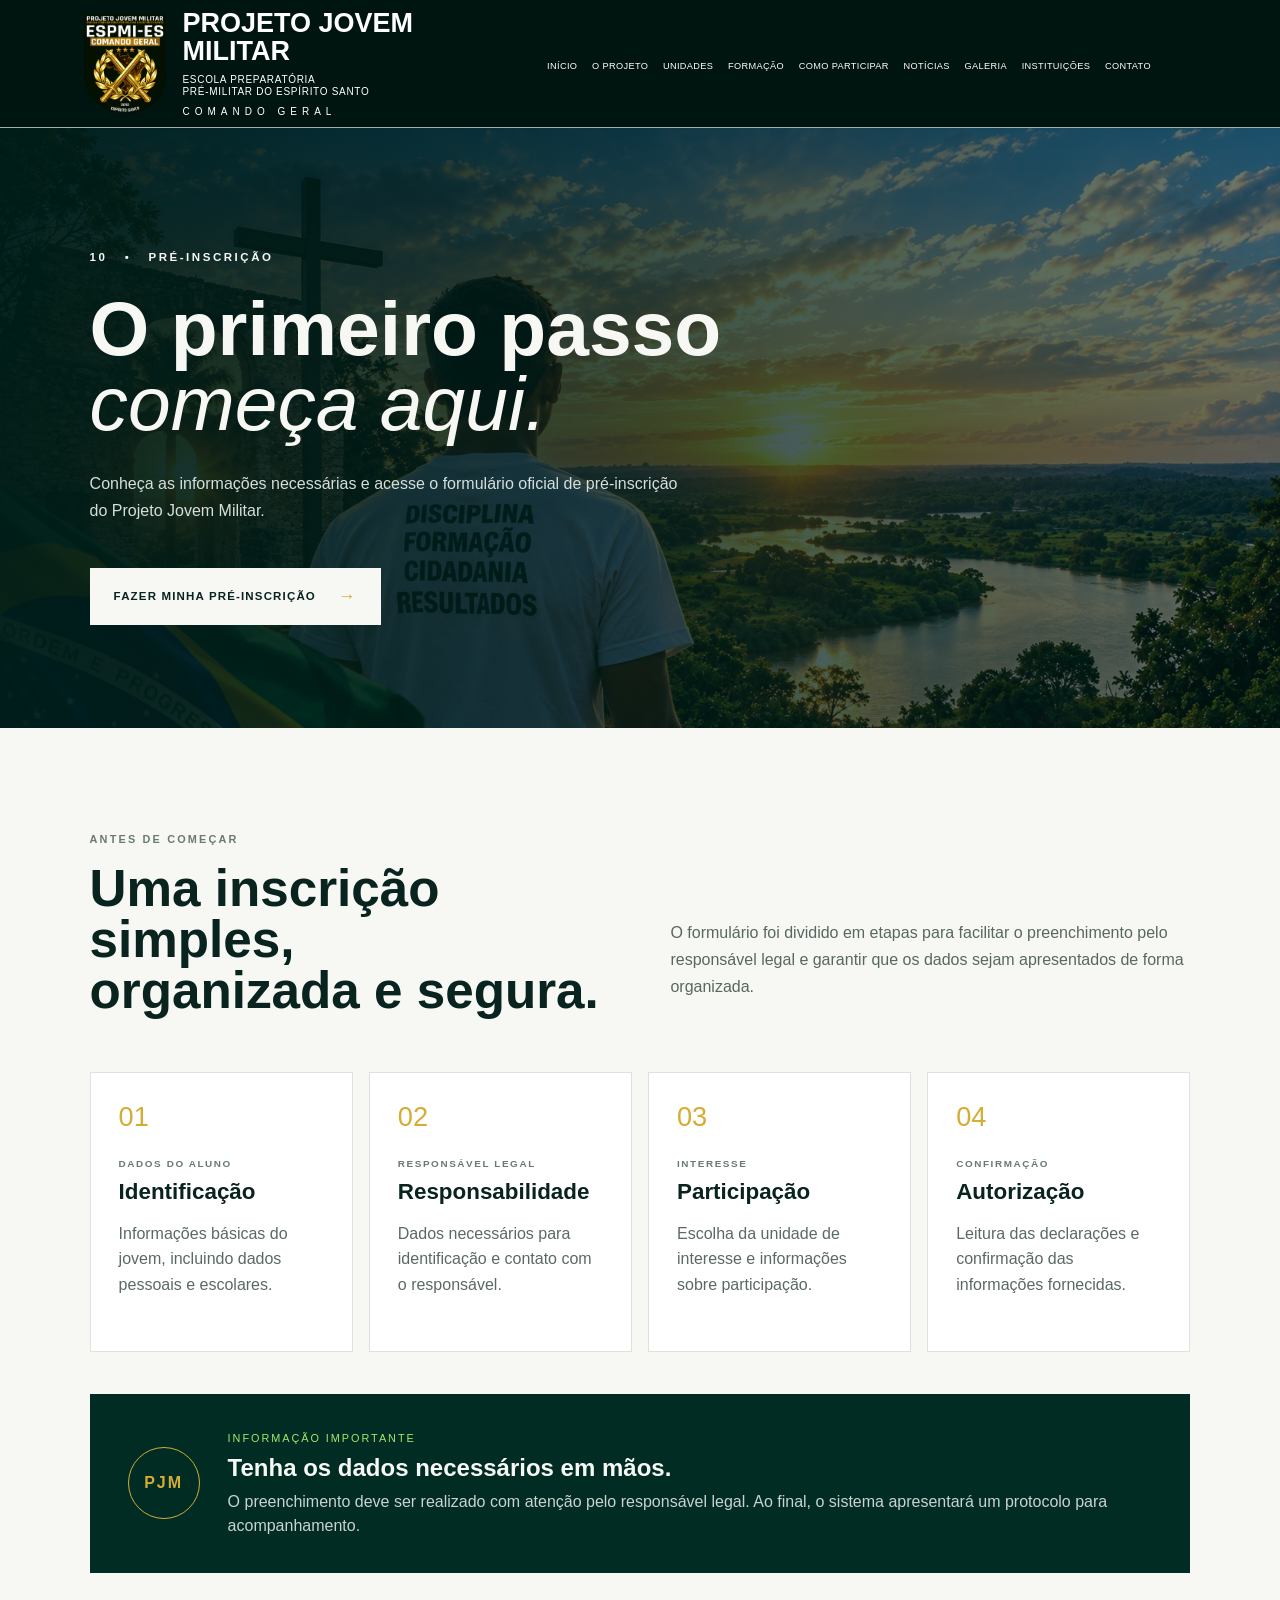
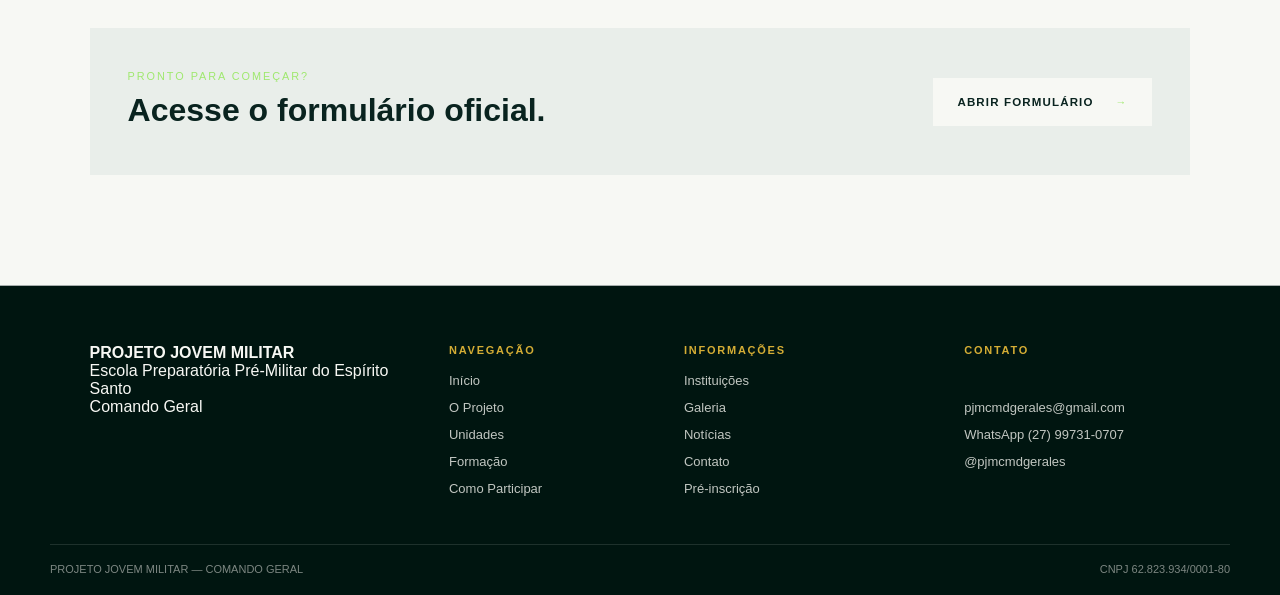
<file: pre-inscricao.html>
<!DOCTYPE html>
<html lang="pt-BR">
<head>
<meta charset="UTF-8">
<meta name="viewport" content="width=device-width, initial-scale=1.0">
<title>Pré-inscrição | Projeto Jovem Militar</title>
<link rel="stylesheet" href="pre-inscricao.css">
  <link rel="stylesheet" href="common.css">
<link rel="stylesheet" href="responsive.css">
  </head>
<body>
<header class="topbar"><div>DISCIPLINA <span>•</span> CIDADANIA <span>•</span> UM FUTURO MELHOR</div><div>SIGA-NOS: &nbsp; Instagram &nbsp; Facebook &nbsp; YouTube</div></header>
<header class="header">
  <div class="brand">
    <img src="assets/brasao-comando-geral.png" alt="Brasão do Projeto Jovem Militar">
    <div><strong>PROJETO JOVEM<br>MILITAR</strong><small>ESCOLA PREPARATÓRIA<br>PRÉ-MILITAR DO ESPÍRITO SANTO</small><em>COMANDO GERAL</em></div>
  </div>
  <button class="menu-toggle" type="button" aria-label="Abrir menu" aria-expanded="false">☰</button>
  <nav class="nav" aria-label="Navegação principal">
    <a href="index.html">INÍCIO</a><a href="projeto.html">O PROJETO</a><a href="unidades.html">UNIDADES</a><a href="formacao.html">FORMAÇÃO</a><a href="como-participar.html">COMO PARTICIPAR</a><a href="noticias.html">NOTÍCIAS</a><a href="galeria.html">GALERIA</a><a href="instituicoes.html">INSTITUIÇÕES</a><a href="contato.html">CONTATO</a>
  </nav>
</header>

<main>
<section class="pre-hero">
  <div class="pre-copy">
    <div class="eyebrow">10 &nbsp; • &nbsp; PRÉ-INSCRIÇÃO</div>
    <h1>O primeiro passo<br><i>começa aqui.</i></h1>
    <p>Conheça as informações necessárias e acesse o formulário oficial de pré-inscrição do Projeto Jovem Militar.</p>
   <a class="primary-btn" href="inscricao.html">FAZER MINHA PRÉ-INSCRIÇÃO <span>→</span></a>
  </div>
</section>

<section class="pre-main">
  <div class="section-label">ANTES DE COMEÇAR</div>
  <div class="pre-intro"><h2>Uma inscrição simples,<br>organizada e segura.</h2><p>O formulário foi dividido em etapas para facilitar o preenchimento pelo responsável legal e garantir que os dados sejam apresentados de forma organizada.</p></div>

  <div class="steps">
    <article><b>01</b><span>DADOS DO ALUNO</span><h3>Identificação</h3><p>Informações básicas do jovem, incluindo dados pessoais e escolares.</p></article>
    <article><b>02</b><span>RESPONSÁVEL LEGAL</span><h3>Responsabilidade</h3><p>Dados necessários para identificação e contato com o responsável.</p></article>
    <article><b>03</b><span>INTERESSE</span><h3>Participação</h3><p>Escolha da unidade de interesse e informações sobre participação.</p></article>
    <article><b>04</b><span>CONFIRMAÇÃO</span><h3>Autorização</h3><p>Leitura das declarações e confirmação das informações fornecidas.</p></article>
  </div>

  <div class="requirements">
    <div class="requirements-mark">PJM</div>
    <div><span>INFORMAÇÃO IMPORTANTE</span><h3>Tenha os dados necessários em mãos.</h3><p>O preenchimento deve ser realizado com atenção pelo responsável legal. Ao final, o sistema apresentará um protocolo para acompanhamento.</p></div>
  </div>

  <div class="pre-action">
    <div><span>PRONTO PARA COMEÇAR?</span><h2>Acesse o formulário oficial.</h2></div>
    <a class="primary-btn" href="inscricao.html">ABRIR FORMULÁRIO <span>→</span></a>
  </div>
</section>
</main>

<footer class="pjm-footer">
  <div class="container footer-grid">
    <div class="footer-brand"><strong>PROJETO JOVEM MILITAR</strong><span>Escola Preparatória Pré-Militar do Espírito Santo</span><span>Comando Geral</span></div>
    <div><h4>NAVEGAÇÃO</h4><a href="index.html">Início</a><a href="projeto.html">O Projeto</a><a href="unidades.html">Unidades</a><a href="formacao.html">Formação</a><a href="como-participar.html">Como Participar</a></div>
    <div><h4>INFORMAÇÕES</h4><a href="instituicoes.html">Instituições</a><a href="galeria.html">Galeria</a><a href="noticias.html">Notícias</a><a href="contato.html">Contato</a><a href="pre-inscricao.html">Pré-inscrição</a></div>
    <div><h4>CONTATO</h4><span><br></span><a href="mailto:pjmcmdgerales@gmail.com">pjmcmdgerales@gmail.com</a><a href="https://wa.me/5527997310707" target="_blank" rel="noopener">WhatsApp (27) 99731-0707</a><a href="https://instagram.com/pjmcmdgerales" target="_blank" rel="noopener">@pjmcmdgerales</a></div>
  </div>
  <div class="footer-bottom"><span>PROJETO JOVEM MILITAR — COMANDO GERAL</span><span>CNPJ 62.823.934/0001-80</span></div>
</footer>
<script src="common.js"></script>
</body>
</html>
</file>
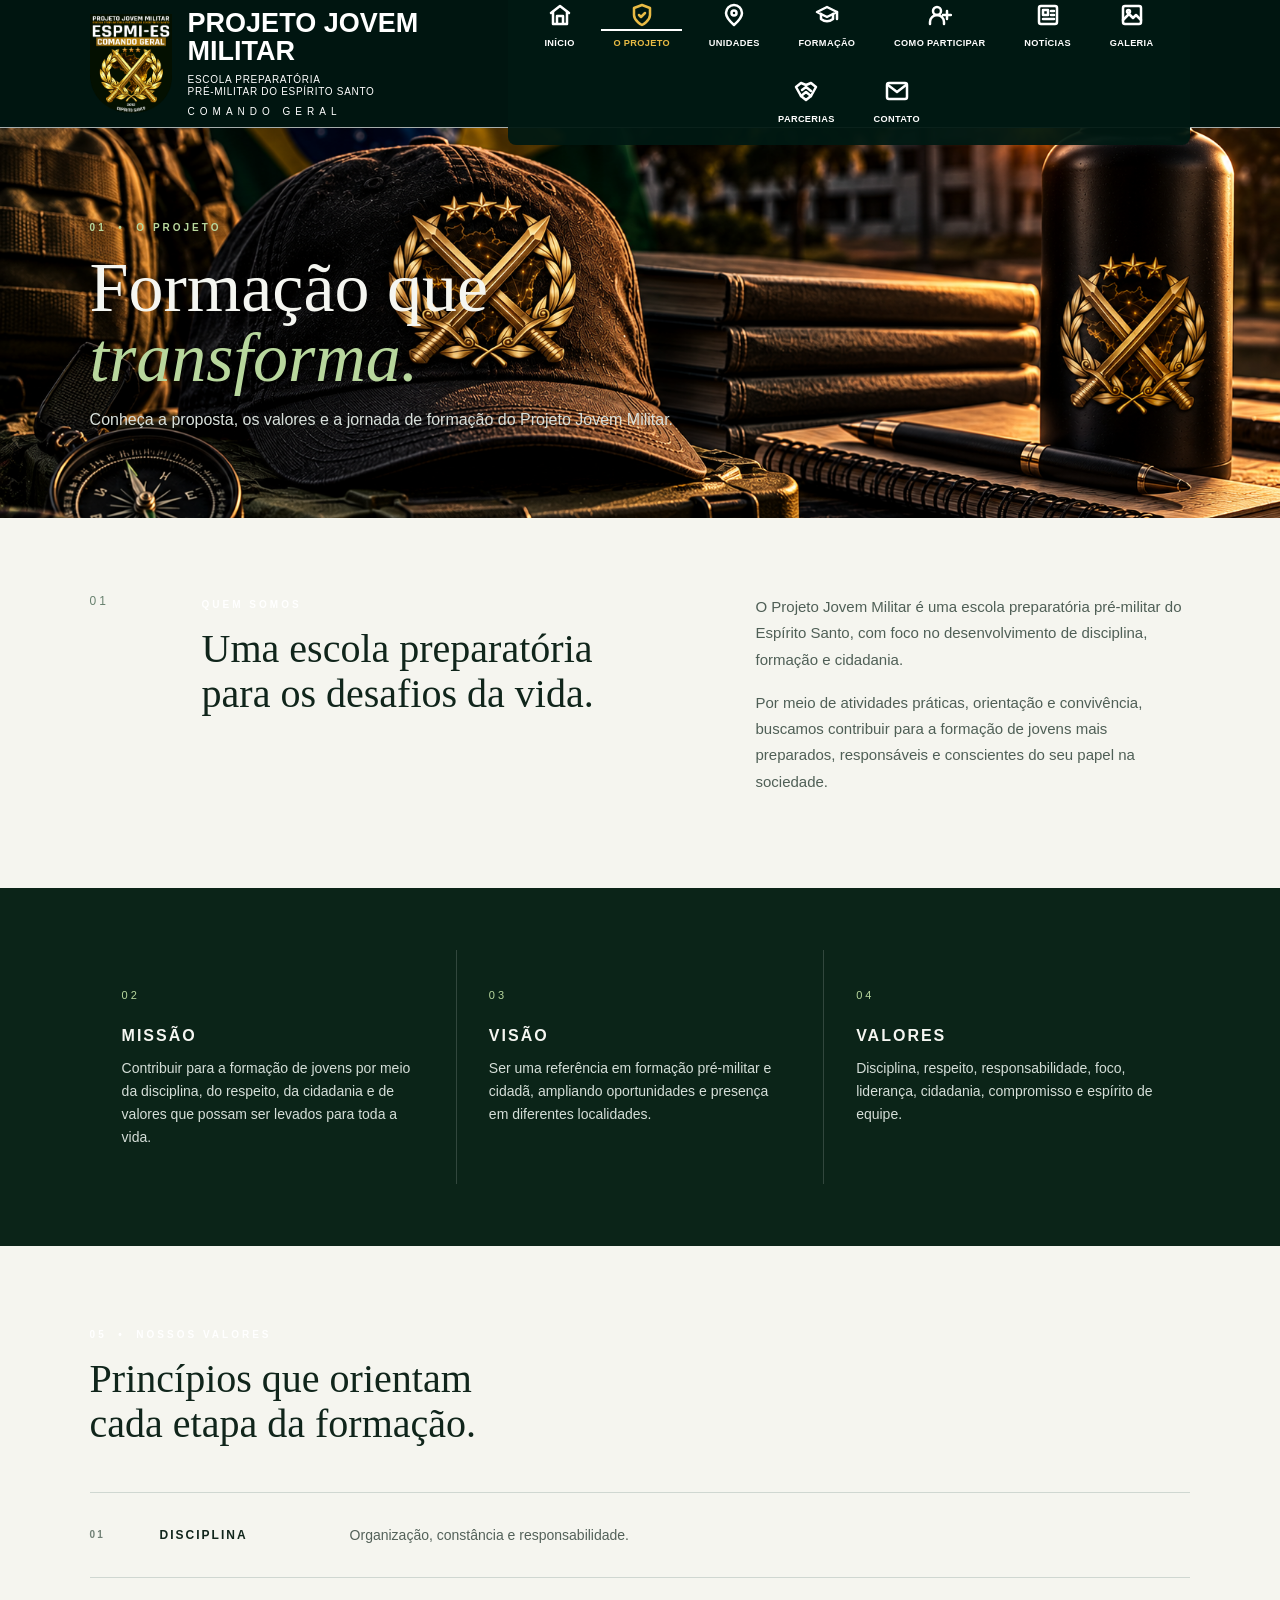
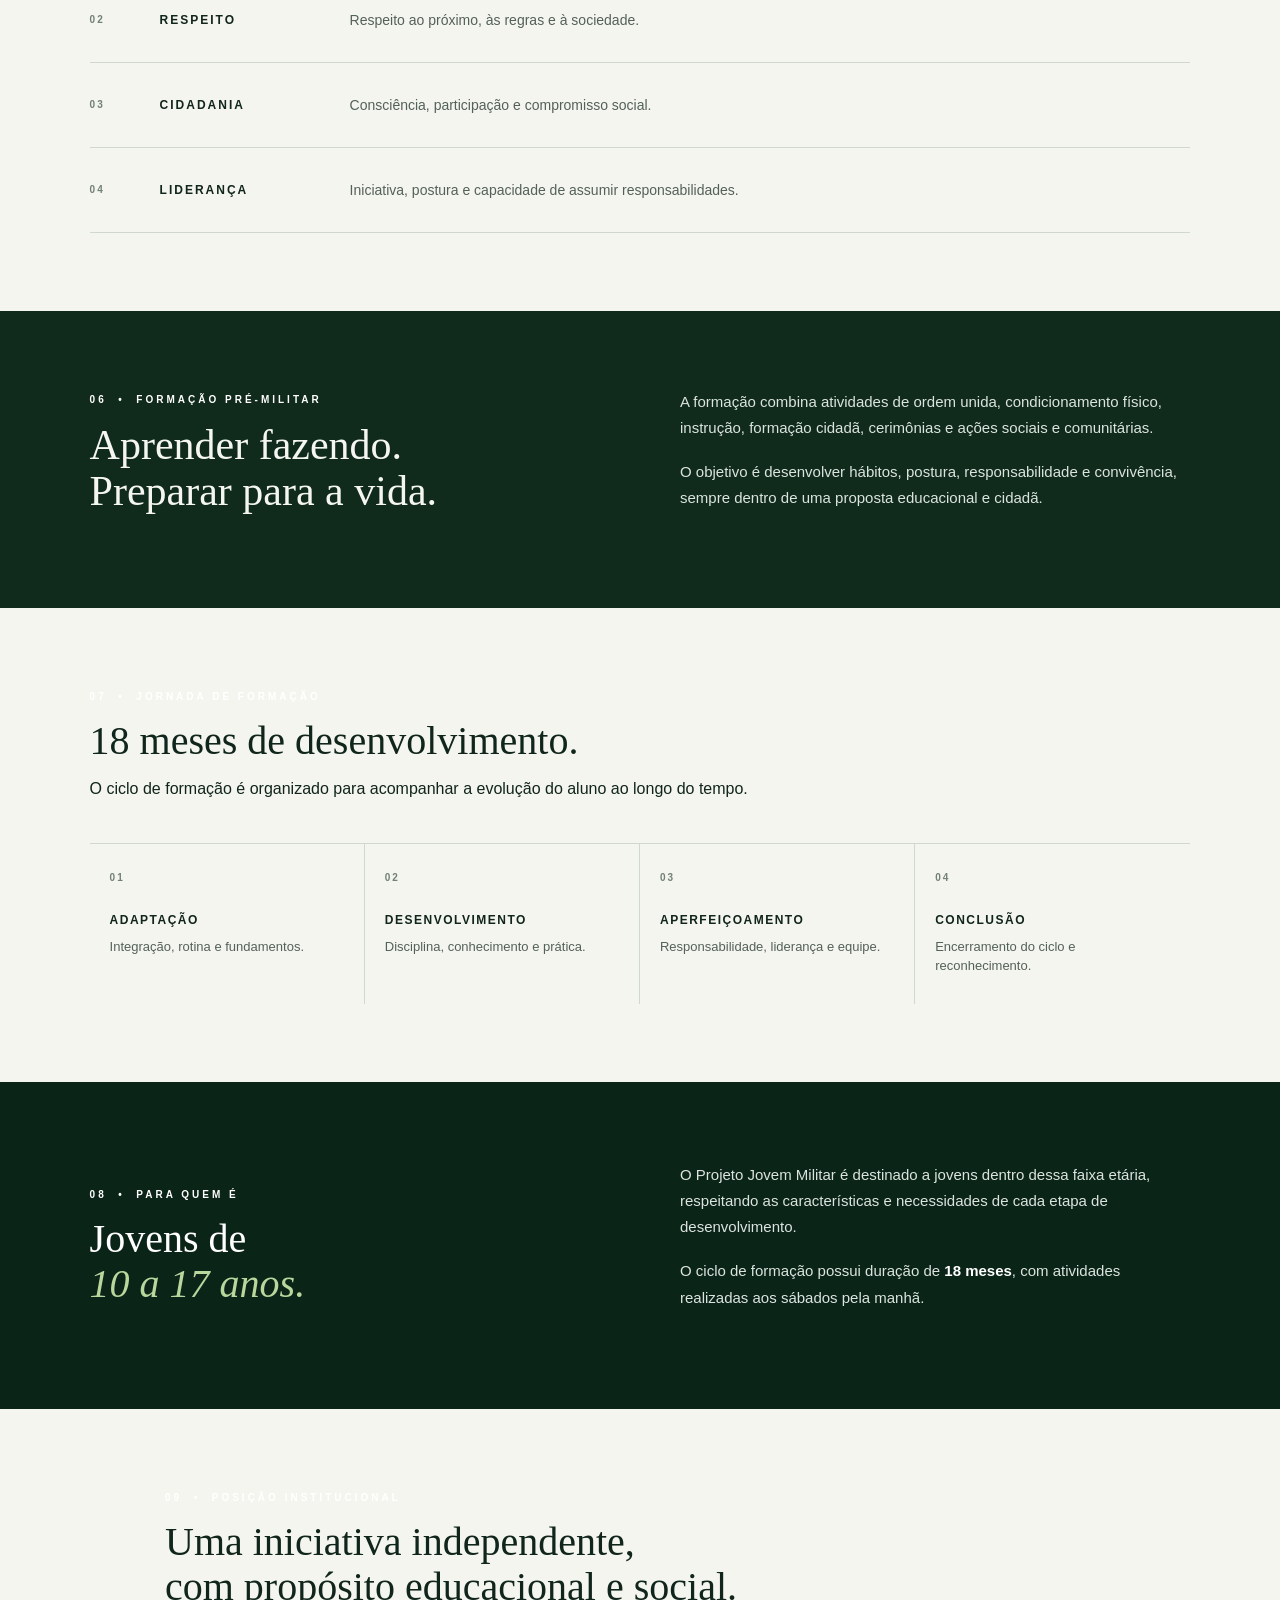
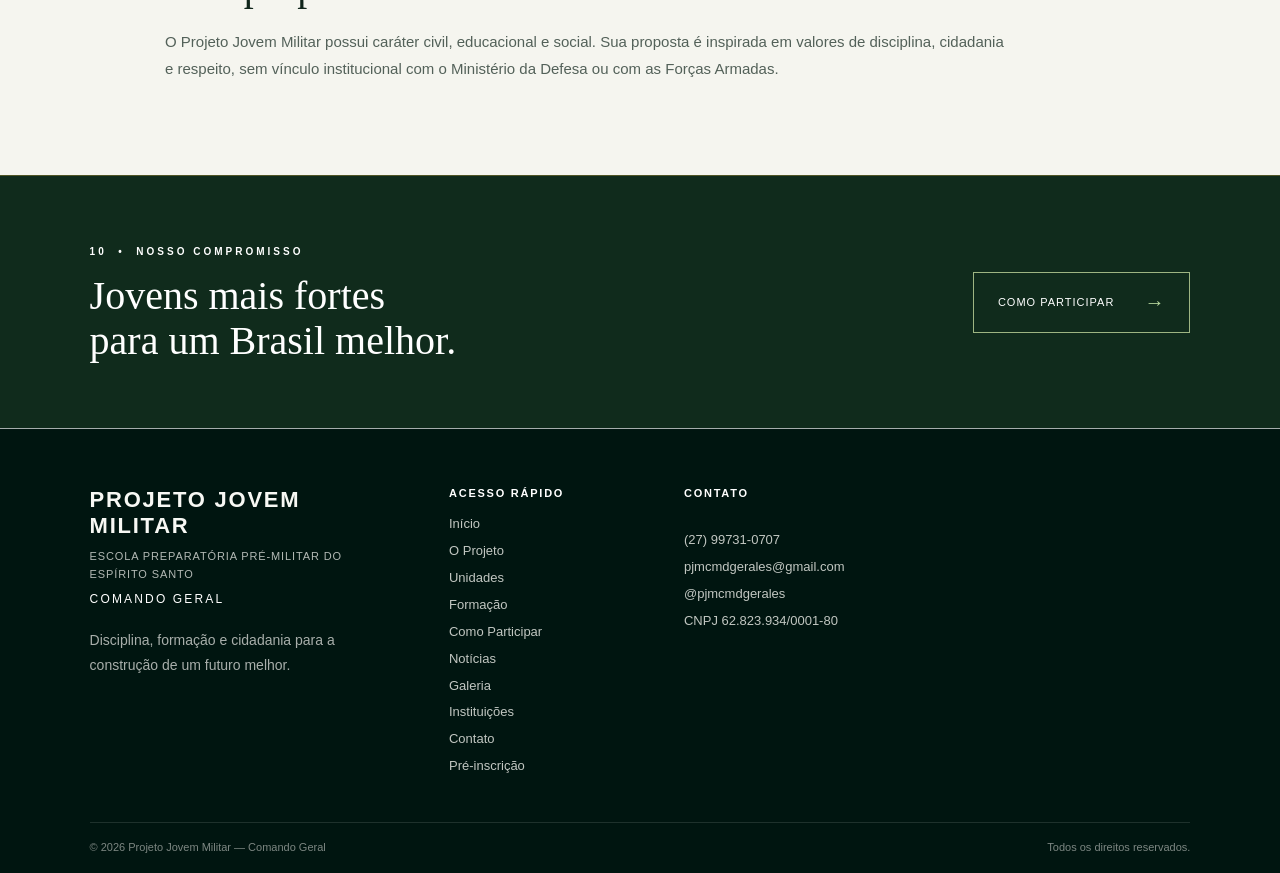
<file: projeto.html>
<!doctype html>
<html lang="pt-BR">
<head>
<meta charset="utf-8">
<meta name="viewport" content="width=device-width,initial-scale=1">
<title>O Projeto | Projeto Jovem Militar</title>
<link rel="stylesheet" href="projeto.css?v=20261024">
<link rel="stylesheet" href="common.css">  <link rel="stylesheet" href="responsive.css">
</head>
<body>
<div class="topbar"><div class="container topbar-inner">
<span>DISCIPLINA&nbsp;&nbsp;•&nbsp;&nbsp; CIDADANIA&nbsp;&nbsp;•&nbsp;&nbsp; UM FUTURO MELHOR</span>
<span>SIGA-NOS:&nbsp;&nbsp; Instagram&nbsp;&nbsp; Facebook&nbsp;&nbsp; YouTube</span>
</div></div>

<header class="site-header">
<div class="container header-inner">
<a class="brand" href="index.html" aria-label="Início">
<img src="assets/brasao-comando-geral.png" alt="Brasão do Projeto Jovem Militar — Comando Geral">
<span class="brand-text">
<strong>PROJETO JOVEM<br>MILITAR</strong>
<small>ESCOLA PREPARATÓRIA<br>PRÉ-MILITAR DO ESPÍRITO SANTO</small>
<em>COMANDO GERAL</em>
</span>
</a>
<button class="menu-toggle" type="button" aria-label="Abrir menu" aria-expanded="false">☰</button>

<nav class="nav nav-icones" aria-label="Navegação principal"><a href="index.html" data-page="inicio"><span class="menu-icon" aria-hidden="true"><svg width="24" height="24" viewBox="0 0 24 24" fill="none" stroke="currentColor" stroke-width="2.5" stroke-linecap="round" stroke-linejoin="round"><path d="m3 10 9-7 9 7"/><path d="M5 9v12h14V9M9 21v-8h6v8"/></svg></span><span>INÍCIO</span></a><a class="active" href="projeto.html" data-page="projeto" aria-current="page"><span class="menu-icon" aria-hidden="true"><svg width="24" height="24" viewBox="0 0 24 24" fill="none" stroke="currentColor" stroke-width="2.5" stroke-linecap="round" stroke-linejoin="round"><path d="M12 22s8-4 8-10V5l-8-3-8 3v7c0 6 8 10 8 10Z"/><path d="m9 12 2 2 4-4"/></svg></span><span>O PROJETO</span></a><a href="unidades.html" data-page="unidades"><span class="menu-icon" aria-hidden="true"><svg width="24" height="24" viewBox="0 0 24 24" fill="none" stroke="currentColor" stroke-width="2.5" stroke-linecap="round" stroke-linejoin="round"><path d="M20 10c0 5-8 12-8 12S4 15 4 10a8 8 0 1 1 16 0Z"/><circle cx="12" cy="10" r="2.5"/></svg></span><span>UNIDADES</span></a><a href="formacao.html" data-page="formacao"><span class="menu-icon" aria-hidden="true"><svg width="24" height="24" viewBox="0 0 24 24" fill="none" stroke="currentColor" stroke-width="2.5" stroke-linecap="round" stroke-linejoin="round"><path d="m2 9 10-5 10 5-10 5L2 9Z"/><path d="M6 11v5c4 3 8 3 12 0v-5M22 9v7"/></svg></span><span>FORMAÇÃO</span></a><a href="como-participar.html" data-page="como"><span class="menu-icon" aria-hidden="true"><svg width="24" height="24" viewBox="0 0 24 24" fill="none" stroke="currentColor" stroke-width="2.5" stroke-linecap="round" stroke-linejoin="round"><circle cx="9" cy="8" r="4"/><path d="M2 21v-2a7 7 0 0 1 14 0v2M19 8v8M15 12h8"/></svg></span><span>COMO PARTICIPAR</span></a><a href="noticias.html" data-page="noticias"><span class="menu-icon" aria-hidden="true"><svg width="24" height="24" viewBox="0 0 24 24" fill="none" stroke="currentColor" stroke-width="2.5" stroke-linecap="round" stroke-linejoin="round"><rect x="3" y="3" width="18" height="18" rx="2"/><path d="M7 7h5v5H7zM15 8h3M15 12h3M7 16h11"/></svg></span><span>NOTÍCIAS</span></a><a href="galeria.html" data-page="galeria"><span class="menu-icon" aria-hidden="true"><svg width="24" height="24" viewBox="0 0 24 24" fill="none" stroke="currentColor" stroke-width="2.5" stroke-linecap="round" stroke-linejoin="round"><rect x="3" y="3" width="18" height="18" rx="2"/><circle cx="8.5" cy="8.5" r="1.5"/><path d="m3 17 6-6 4 4 3-3 5 5"/></svg></span><span>GALERIA</span></a><a href="parcerias.html" data-page="parcerias"><span class="menu-icon" aria-hidden="true"><svg width="24" height="24" viewBox="0 0 24 24" fill="none" stroke="currentColor" stroke-width="2.5" stroke-linecap="round" stroke-linejoin="round"><path d="m2 8 5-4 5 2 5-2 5 4-5 9-5 4-5-4-5-9Z"/><path d="m8 11 4-3 5 4M7 17l5-4 5 4"/></svg></span><span>PARCERIAS</span></a><a href="contato.html" data-page="contato"><span class="menu-icon" aria-hidden="true"><svg width="24" height="24" viewBox="0 0 24 24" fill="none" stroke="currentColor" stroke-width="2.5" stroke-linecap="round" stroke-linejoin="round"><rect x="2" y="4" width="20" height="16" rx="2"/><path d="m3 6 9 7 9-7"/></svg></span><span>CONTATO</span></a></nav>

</div>
</header>

<main>

<section class="project-hero" style="background: url('assets/banner-projeto-novo.png') center center / cover no-repeat !important; border-bottom: none !important;">

<div class="container project-hero-inner">
<div>
<span class="kicker">01 &nbsp;•&nbsp; O PROJETO</span>
<h1>Formação que<br><i>transforma.</i></h1>
<p>Conheça a proposta, os valores e a jornada de formação do Projeto Jovem Militar.</p>
</div>
<div class="hero-mark">PJM<br><small>COMANDO<br>GERAL</small></div>
</div>
</section>

<section class="intro">
<div class="container intro-grid">
<div class="number">01</div>
<div><span class="section-kicker">QUEM SOMOS</span><h2>Uma escola preparatória<br>para os desafios da vida.</h2></div>
<div class="intro-text"><p>O Projeto Jovem Militar é uma escola preparatória pré-militar do Espírito Santo, com foco no desenvolvimento de disciplina, formação e cidadania.</p><p>Por meio de atividades práticas, orientação e convivência, buscamos contribuir para a formação de jovens mais preparados, responsáveis e conscientes do seu papel na sociedade.</p></div>
</div>
</section>

<section class="dark-section">
<div class="container cards-grid">
<article><span>02</span><h3>MISSÃO</h3><p>Contribuir para a formação de jovens por meio da disciplina, do respeito, da cidadania e de valores que possam ser levados para toda a vida.</p></article>
<article><span>03</span><h3>VISÃO</h3><p>Ser uma referência em formação pré-militar e cidadã, ampliando oportunidades e presença em diferentes localidades.</p></article>
<article><span>04</span><h3>VALORES</h3><p>Disciplina, respeito, responsabilidade, foco, liderança, cidadania, compromisso e espírito de equipe.</p></article>
</div>
</section>

<section class="values">
<div class="container">
<div class="section-head"><span class="section-kicker">05 &nbsp;•&nbsp; NOSSOS VALORES</span><h2>Princípios que orientam<br>cada etapa da formação.</h2></div>
<div class="value-list">
<div><b>01</b><strong>DISCIPLINA</strong><span>Organização, constância e responsabilidade.</span></div>
<div><b>02</b><strong>RESPEITO</strong><span>Respeito ao próximo, às regras e à sociedade.</span></div>
<div><b>03</b><strong>CIDADANIA</strong><span>Consciência, participação e compromisso social.</span></div>
<div><b>04</b><strong>LIDERANÇA</strong><span>Iniciativa, postura e capacidade de assumir responsabilidades.</span></div>
</div>
</div>
</section>

<section class="formation">
<div class="container formation-grid">
<div><span class="section-kicker">06 &nbsp;•&nbsp; FORMAÇÃO PRÉ-MILITAR</span><h2>Aprender fazendo.<br>Preparar para a vida.</h2></div>
<div><p>A formação combina atividades de ordem unida, condicionamento físico, instrução, formação cidadã, cerimônias e ações sociais e comunitárias.</p><p>O objetivo é desenvolver hábitos, postura, responsabilidade e convivência, sempre dentro de uma proposta educacional e cidadã.</p></div>
</div>
</section>

<section class="journey">
<div class="container">
<div class="section-head"><span class="section-kicker">07 &nbsp;•&nbsp; JORNADA DE FORMAÇÃO</span><h2>18 meses de desenvolvimento.</h2><p>O ciclo de formação é organizado para acompanhar a evolução do aluno ao longo do tempo.</p></div>
<div class="journey-line">
<div><b>01</b><strong>ADAPTAÇÃO</strong><span>Integração, rotina e fundamentos.</span></div>
<div><b>02</b><strong>DESENVOLVIMENTO</strong><span>Disciplina, conhecimento e prática.</span></div>
<div><b>03</b><strong>APERFEIÇOAMENTO</strong><span>Responsabilidade, liderança e equipe.</span></div>
<div><b>04</b><strong>CONCLUSÃO</strong><span>Encerramento do ciclo e reconhecimento.</span></div>
</div>
</div>
</section>

<section class="audience">
<div class="container audience-grid">
<div><span class="section-kicker">08 &nbsp;•&nbsp; PARA QUEM É</span><h2>Jovens de<br><i>10 a 17 anos.</i></h2></div>
<div><p>O Projeto Jovem Militar é destinado a jovens dentro dessa faixa etária, respeitando as características e necessidades de cada etapa de desenvolvimento.</p><p>O ciclo de formação possui duração de <strong>18 meses</strong>, com atividades realizadas aos sábados pela manhã.</p></div>
</div>
</section>

<section class="institutional">
<div class="container institutional-inner">
<span class="section-kicker">09 &nbsp;•&nbsp; POSIÇÃO INSTITUCIONAL</span>
<h2>Uma iniciativa independente,<br>com propósito educacional e social.</h2>
<p>O Projeto Jovem Militar possui caráter civil, educacional e social. Sua proposta é inspirada em valores de disciplina, cidadania e respeito, sem vínculo institucional com o Ministério da Defesa ou com as Forças Armadas.</p>
</div>
</section>

<section class="closing">
<div class="container closing-inner">
<div><span class="section-kicker">10 &nbsp;•&nbsp; NOSSO COMPROMISSO</span><h2>Jovens mais fortes<br>para um Brasil melhor.</h2></div>
<a href="como-participar.html">COMO PARTICIPAR <span>→</span></a>
</div>
</section>
</main>



<script>
(function(){
const nav=document.querySelector('.nav'),toggle=document.querySelector('.menu-toggle');
if(toggle&&nav){toggle.onclick=()=>{const open=nav.classList.toggle('open');toggle.setAttribute('aria-expanded',String(open))};nav.querySelectorAll('a').forEach(a=>a.onclick=()=>nav.classList.remove('open'))}
const path=location.pathname.toLowerCase();
let page='projeto';
if(path.includes('unidades.html'))page='unidades';
else if(path.includes('formacao.html'))page='formacao';
else if(path.includes('como-participar.html'))page='como';
else if(path.endsWith('/index.html')||path.endsWith('/'))page='inicio';
document.querySelectorAll('.nav a').forEach(a=>a.classList.toggle('active',a.dataset.page===page));
})();
</script>
<footer class="pjm-footer"><div class="container footer-grid"><div class="footer-brand"><div class="footer-title">PROJETO JOVEM MILITAR</div><div class="footer-subtitle">ESCOLA PREPARATÓRIA PRÉ-MILITAR DO ESPÍRITO SANTO</div><div class="footer-command">COMANDO GERAL</div><p>Disciplina, formação e cidadania para a construção de um futuro melhor.</p></div><div class="footer-links"><strong>ACESSO RÁPIDO</strong><a href="index.html">Início</a><a href="projeto.html">O Projeto</a><a href="unidades.html">Unidades</a><a href="formacao.html">Formação</a><a href="como-participar.html">Como Participar</a><a href="noticias.html">Notícias</a><a href="galeria.html">Galeria</a><a href="instituicoes.html">Instituições</a><a href="contato.html">Contato</a><a href="pre-inscricao.html">Pré-inscrição</a></div><div class="footer-contact"><strong>CONTATO</strong><span></span><span></span><span>(27) 99731-0707</span><span>pjmcmdgerales@gmail.com</span><span>@pjmcmdgerales</span><span>CNPJ 62.823.934/0001-80</span></div></div><div class="container footer-bottom"><span>© 2026 Projeto Jovem Militar — Comando Geral</span><span>Todos os direitos reservados.</span></div></footer><script src="common.js"></script></body></html>
</file>
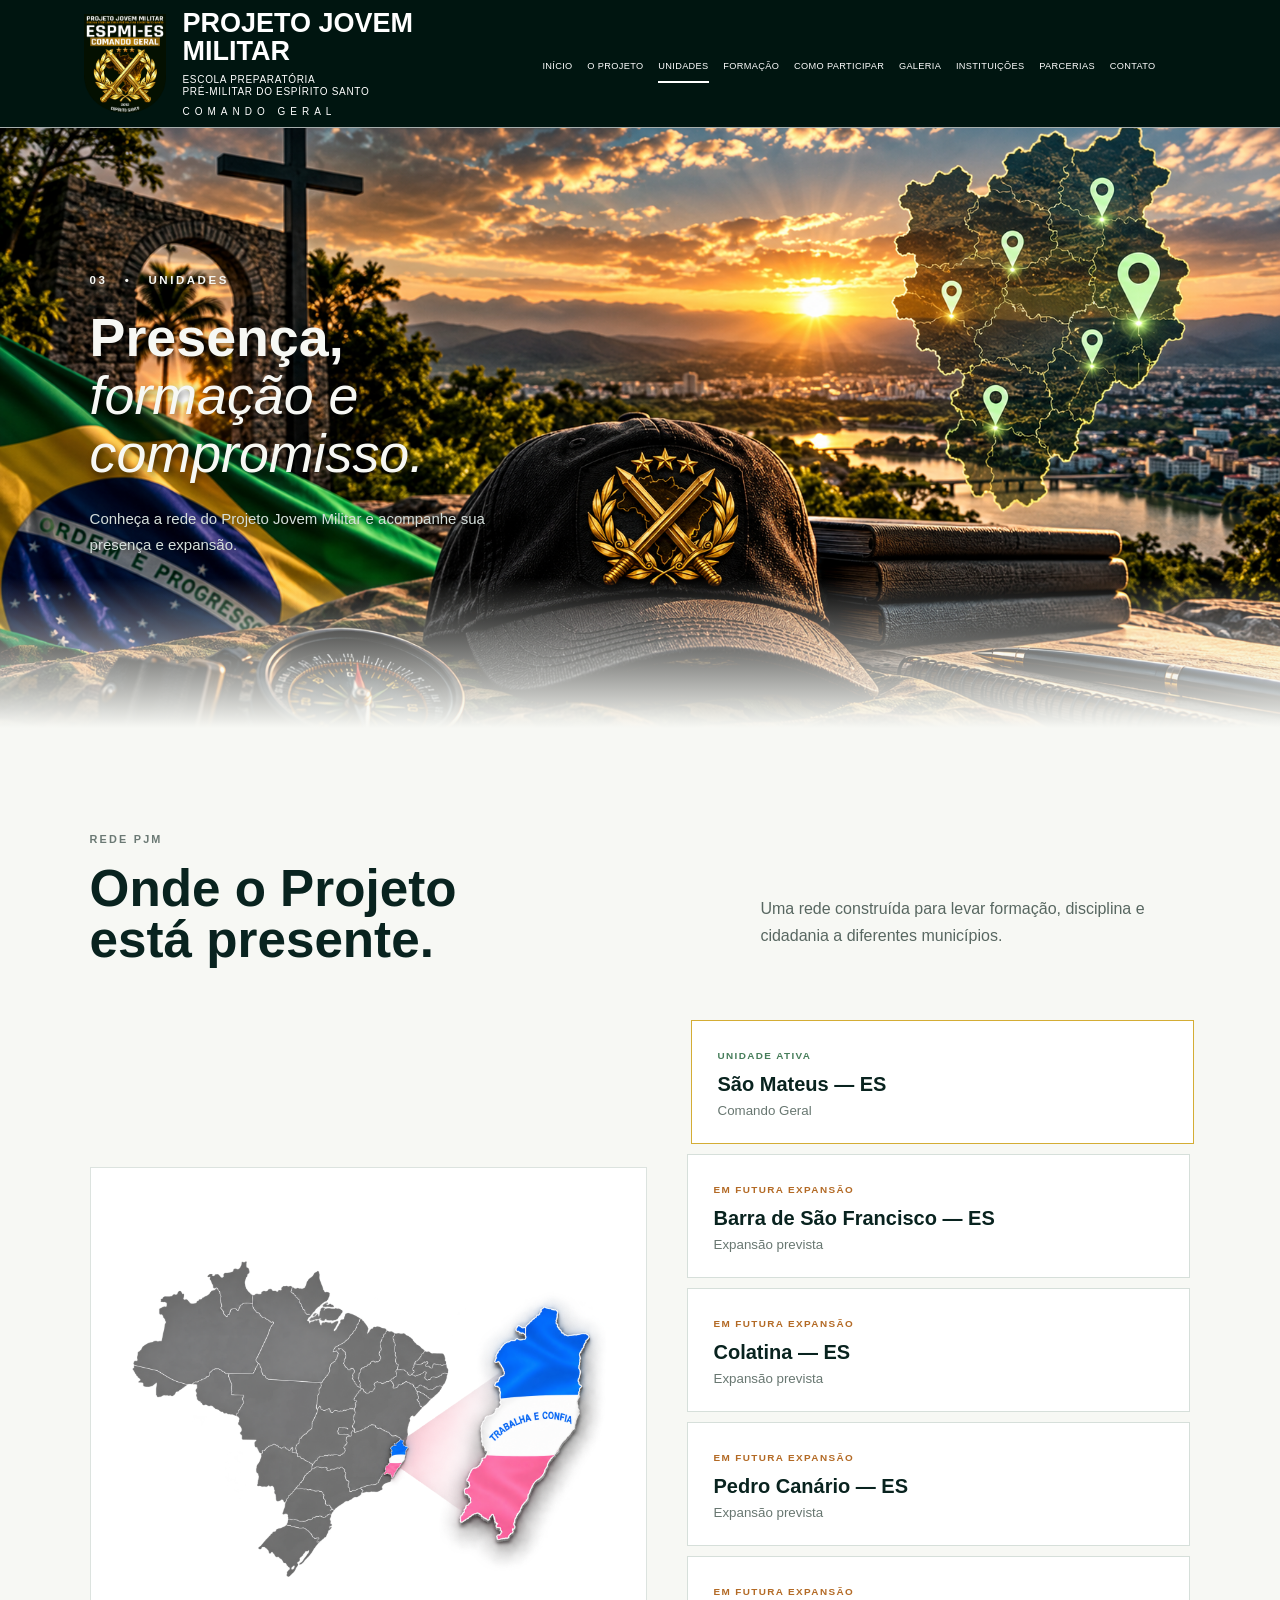
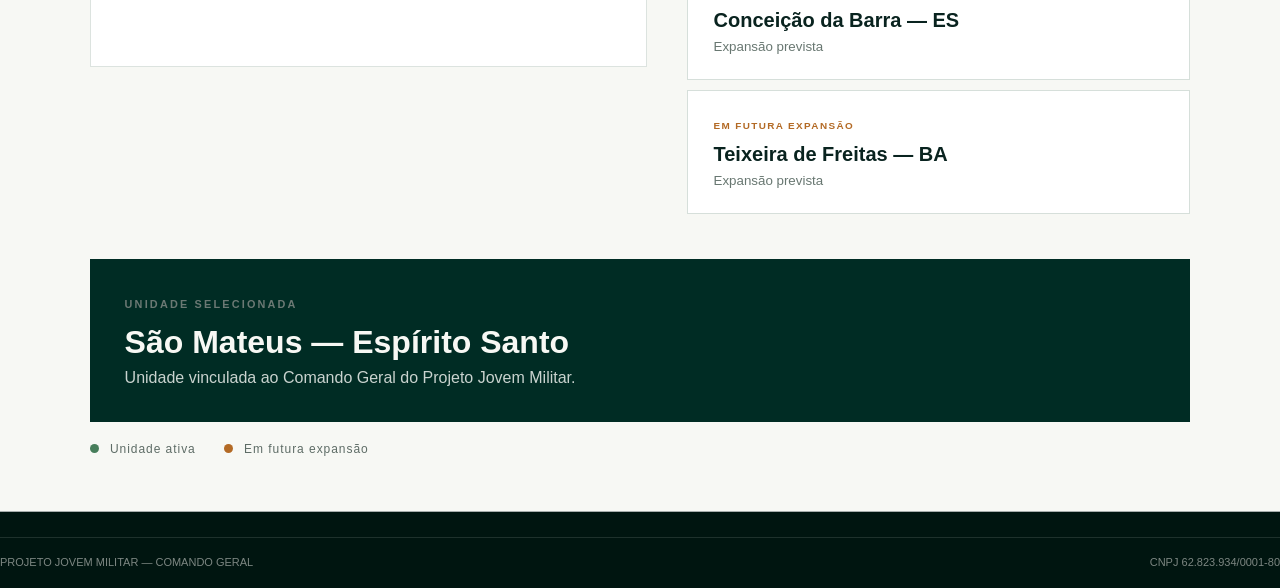
<file: unidades.html>
<!DOCTYPE html>
<html lang="pt-BR">
<head>
<meta charset="UTF-8">
<meta name="viewport" content="width=device-width, initial-scale=1.0">
<title>Unidades | Projeto Jovem Militar</title>
<link rel="stylesheet" href="common.css">
<link rel="stylesheet" href="unidades.css">
<link rel="stylesheet" href="responsive.css">
</head>
<body>
<header class="topbar"><div>DISCIPLINA <span>•</span> CIDADANIA <span>•</span> UM FUTURO MELHOR</div><div>SIGA-NOS: &nbsp; Instagram &nbsp; Facebook &nbsp; YouTube</div></header>
<header class="header">
  <div class="brand">
    <img src="assets/brasao-comando-geral.png" alt="Brasão do Projeto Jovem Militar">
    <div><strong>PROJETO JOVEM<br>MILITAR</strong><small>ESCOLA PREPARATÓRIA<br>PRÉ-MILITAR DO ESPÍRITO SANTO</small><em>COMANDO GERAL</em></div>
  </div>
  <button class="menu-toggle" type="button" aria-label="Abrir menu" aria-expanded="false">☰</button>
  <nav class="nav" aria-label="Navegação principal">

<a href="index.html">INÍCIO</a><a href="projeto.html">O PROJETO</a><a class="active" href="unidades.html">UNIDADES</a><a href="formacao.html">FORMAÇÃO</a><a href="como-participar.html">COMO PARTICIPAR</a><a href="galeria.html">GALERIA</a><a href="instituicoes.html">INSTITUIÇÕES</a><a href="parcerias.html">PARCERIAS</a><a href="contato.html">CONTATO</a>
    
  </nav>
</header>

<main>
<section class="units-hero">
  <div class="hero-copy"><div class="eyebrow">03 &nbsp; • &nbsp; UNIDADES</div><h1>Presença,<br><i>formação e compromisso.</i></h1><p>Conheça a rede do Projeto Jovem Militar e acompanhe sua presença e expansão.</p></div>
</section>

<section class="units-main">
  <div class="section-label">REDE PJM</div>
  <div class="units-intro"><h2>Onde o Projeto<br>está presente.</h2><p>Uma rede construída para levar formação, disciplina e cidadania a diferentes municípios.</p></div>

  <div class="map-layout">
    <div class="map-box"><img src="assets/mapa-brasil-es.png" alt="Mapa do Brasil com destaque para o Espírito Santo"></div>
    <div class="units-list" id="unitsList">
      <button class="unit-card active" data-status="ativa"><span class="status green">UNIDADE ATIVA</span><strong>São Mateus — ES</strong><small>Comando Geral</small></button>
      <button class="unit-card" data-status="expansao"><span class="status orange">EM FUTURA EXPANSÃO</span><strong>Barra de São Francisco — ES</strong><small>Expansão prevista</small></button>
      <button class="unit-card" data-status="expansao"><span class="status orange">EM FUTURA EXPANSÃO</span><strong>Colatina — ES</strong><small>Expansão prevista</small></button>
      <button class="unit-card" data-status="expansao"><span class="status orange">EM FUTURA EXPANSÃO</span><strong>Pedro Canário — ES</strong><small>Expansão prevista</small></button>
      <button class="unit-card" data-status="expansao"><span class="status orange">EM FUTURA EXPANSÃO</span><strong>Conceição da Barra — ES</strong><small>Expansão prevista</small></button>
      <button class="unit-card" data-status="expansao"><span class="status orange">EM FUTURA EXPANSÃO</span><strong>Teixeira de Freitas — BA</strong><small>Expansão prevista</small></button>
    </div>
  </div>

  <div class="unit-detail" id="unitDetail">
    <span class="section-label">UNIDADE SELECIONADA</span>
    <h3>São Mateus — Espírito Santo</h3>
    <p>Unidade vinculada ao Comando Geral do Projeto Jovem Militar.</p>
  </div>

  <div class="legend"><span><i class="dot green"></i> Unidade ativa</span><span><i class="dot orange"></i> Em futura expansão</span></div>
</section>
</main>
<footer class="pjm-footer">
  <div class="footer-bottom">
    <span>PROJETO JOVEM MILITAR — COMANDO GERAL</span>
    <span>CNPJ 62.823.934/0001-80</span>
  </div>
</footer>
<script src="common.js"></script>
<script>
document.querySelectorAll('.unit-card').forEach(card=>{
  card.addEventListener('click',()=>{
    document.querySelectorAll('.unit-card').forEach(c=>c.classList.remove('active'));
    card.classList.add('active');

    const strong=card.querySelector('strong').textContent;
    const small=card.querySelector('small').textContent;

    document.querySelector('#unitDetail h3').textContent=strong;
    document.querySelector('#unitDetail p').textContent=small + ' — informações institucionais serão atualizadas pelo Comando Geral.';
  });
});
</script>
</body>
</html>
</file>
<file: style.css>
@font-face{font-family:FuturaPJM;src:url("assets/Futura-Md-BT.ttf") format("truetype");font-display:swap}:root{--g:#0B2E1F;--g2:#114232;--d:#1F2A26;--gold:#D4AF37;--white:#F4F7F5;--ink:#1F2A26}*{box-sizing:border-box}html{scroll-behavior:smooth}body{margin:0;background:var(--g);color:var(--white);font-family:FuturaPJM,Arial,sans-serif}.container{width:min(1320px,calc(100% - 88px));margin:auto}.topbar{height:42px;background:#001a16;border-bottom:1px solid rgba(255,255,255,.1);font-size:10px;letter-spacing:3px}.topbar-inner{height:100%;display:flex;align-items:center;justify-content:space-between}.site-header{height:115px;background:#00251f;border-bottom:1px solid rgba(212,173,53,.55);position:relative;z-index:10}.header-inner{height:100%;display:flex;align-items:center;gap:28px}.brand{display:flex;align-items:center;gap:16px;text-decoration:none;color:#fff;min-width:390px}.brand img{width:72px;height:92px;object-fit:contain}.brand-text{display:flex;flex-direction:column}.brand-text strong{font-size:24px;line-height:1.02}.brand-text small{font-size:10px;line-height:1.25;letter-spacing:.7px;margin-top:8px}.brand-text em{font-style:normal;color:var(--gold);font-size:10px;letter-spacing:5px;margin-top:7px}.nav{display:flex;align-items:center;justify-content:center;gap:23px;flex:1;white-space:nowrap}.nav a{position:relative;color:#fff;text-decoration:none;font-size:12px;letter-spacing:.6px;padding:42px 0 37px}.nav a:after{content:"";position:absolute;left:0;right:0;bottom:25px;height:3px;background:var(--gold);transform:scaleX(0);transition:.2s}.nav a.active{color:var(--gold)}.nav a.active:after{transform:scaleX(1)}.header-cta{flex:0 0 auto;border:1px solid #9dd95c;border-radius:30px;color:#fff;text-decoration:none;padding:15px 19px;font-size:10px;letter-spacing:.4px}.header-cta span{font-size:18px;color:#b6e66e;margin-left:12px}.menu-toggle{display:none}.hero{height:650px;position:relative;overflow:hidden}.hero-image{position:absolute;inset:0;width:100%;height:100%;object-fit:cover;object-position:center 43%}

.hero-overlay{position:absolute;inset:0;z-index:1;background:linear-gradient(90deg,rgba(0,25,21,.78) 0%,rgba(0,25,21,.58) 45%,rgba(0,25,21,.28) 75%,rgba(0,25,21,.18) 100%)}
.hero-content{position:relative;z-index:5;padding-top:90px;color:#fff;visibility:visible;opacity:1}
.hero .hero-content .eyebrow,.hero .hero-content h1,.hero .hero-content .hero-line,.hero .hero-content .hero-lead{visibility:visible;opacity:1}
.hero .hero-content{position:relative;z-index:2;padding-top:90px;color:#fff}.hero .hero-content .eyebrow,.hero .hero-content h1,.hero .hero-content .hero-lead{visibility:visible;opacity:1;color:#fff;text-shadow:0 2px 6px rgba(0,0,0,.85)}.hero .hero-overlay{z-index:1;background:linear-gradient(90deg,rgba(0,25,21,.78) 0%,rgba(0,25,21,.45) 45%,rgba(0,25,21,.12) 100%)}.hero .hero-image{z-index:0}
/* Restauração visual da página inicial PJM — estilos complementares */
.site-header .nav a:hover{color:#fff}
.hero .eyebrow{font-size:12px;letter-spacing:.22em;font-weight:700;margin:0 0 23px}
.hero h1{font-size:clamp(38px,4.3vw,68px);line-height:1.1;letter-spacing:-.025em;margin:0 0 25px;max-width:740px}
.hero h1 i{font-style:normal;color:#d4af37}
.hero-line{display:block;width:68px;height:3px;background:#d4af37;margin:0 0 22px}
.hero-lead{font-size:17px;line-height:1.7;max-width:590px;margin:0}
.hero-side{position:absolute;z-index:2;right:5%;bottom:65px;text-align:right;font-size:12px;line-height:1.9;letter-spacing:.16em;color:#fff;font-weight:700}
.pillars{background:#00291e;border-top:1px solid rgba(212,175,55,.35);border-bottom:1px solid rgba(212,175,55,.25)}
.pillars .pillars-grid{display:grid;grid-template-columns:repeat(4,minmax(0,1fr));gap:18px;padding-top:23px;padding-bottom:23px}
.pillars-grid>div{display:flex;align-items:center;justify-content:center;flex-wrap:wrap;gap:6px 9px;text-align:center;min-width:0}
.pillars-grid b{color:#d4af37;font-size:19px}.pillars-grid strong{font-size:12px;letter-spacing:.05em}.pillars-grid span{font-size:12px;color:#c6d9d0}
.institutions{background:#0b2e1f;padding:82px 0 95px}
.section-head{text-align:center;max-width:850px;margin:0 auto 46px}
.section-kicker{display:block;color:#d4af37;font-size:12px;font-weight:700;letter-spacing:.16em;margin-bottom:15px}
.section-head h2{font-size:clamp(27px,3vw,40px);line-height:1.2;margin:0 0 17px;color:#fff}
.section-head p{color:#d1ded7;font-size:15px;line-height:1.7;margin:0}
.institution-grid{display:grid;grid-template-columns:repeat(4,minmax(0,1fr));gap:24px}
.institution-grid>a{display:flex;flex-direction:column;align-items:center;justify-content:center;gap:16px;min-height:215px;padding:24px 16px;border:1px solid rgba(212,175,55,.24);background:#103a2b;border-radius:8px;color:#f4f7f5;text-decoration:none;text-align:center;transition:background .2s,border-color .2s,transform .2s}
.institution-grid>a:hover{background:#164632;border-color:#d4af37;transform:translateY(-3px)}
.institution-grid img,.institution-grid img.gm-logo{display:block;width:120px;max-width:100%;height:100px;object-fit:contain;margin:0 auto}
.institution-grid strong{display:block;color:#f4f7f5;font-size:12px;line-height:1.5;letter-spacing:.06em}
.quote{padding:74px 0;background:#00271f}.quote-inner{display:flex;justify-content:space-between;align-items:center;gap:36px}.quote-line{display:block;background:#d4af37;width:65px;height:3px;margin-bottom:23px}.quote blockquote{font-size:clamp(26px,3.2vw,45px);line-height:1.25;margin:0;font-weight:700}.quote-word{font-size:12px;line-height:1.9;letter-spacing:.2em;text-align:right;color:#d4af37}
.contact{background:#0b2e1f;padding:72px 0}.contact-grid{display:grid;grid-template-columns:2fr repeat(3,1fr);gap:30px;align-items:start}.contact h2{font-size:29px;line-height:1.2;margin:0 0 12px}.contact p{font-size:14px;line-height:1.6;color:#d1ded7}.contact-item{display:flex;flex-direction:column;gap:13px}.contact-item b{font-size:12px;letter-spacing:.12em;color:#d4af37}.contact-item span{font-size:13px;line-height:1.6;overflow-wrap:anywhere}
@media(max-width:1100px){.institution-grid{grid-template-columns:repeat(3,minmax(0,1fr))}.contact-grid{grid-template-columns:repeat(2,minmax(0,1fr))}.brand{min-width:280px}.brand-text strong{font-size:19px}}
@media(max-width:850px){.site-header{height:auto;min-height:90px}.header-inner{min-height:90px;position:relative}.brand{min-width:0;flex:1}.brand img{width:58px;height:72px}.brand-text strong{font-size:17px}.brand-text small{font-size:8px}.brand-text em{font-size:8px;letter-spacing:2px}.menu-toggle{display:block!important;border:0;background:none;color:#fff;font-size:27px;cursor:pointer}.site-header .nav{display:none!important;position:absolute;top:100%;left:-7%;right:-7%;background:#00251f;padding:10px 7%;flex-direction:column;gap:0;z-index:30;white-space:normal}.site-header .nav.open{display:flex!important}.site-header .nav a{padding:13px 0;font-size:12px}.hero{height:580px}.hero .hero-content{padding-top:75px}.hero-side{display:none}}
@media(max-width:700px){.institution-grid{grid-template-columns:repeat(2,minmax(0,1fr));gap:12px}.institution-grid>a{min-height:190px;padding:18px 10px}.pillars .pillars-grid{grid-template-columns:repeat(2,minmax(0,1fr))}.quote-inner{display:block}.quote-word{margin-top:30px;text-align:left}.contact-grid{grid-template-columns:1fr 1fr}}
@media(max-width:480px){.container{width:90%}.hero{height:540px}.hero .hero-content{padding-top:65px}.hero h1{font-size:37px}.hero-lead{font-size:14px}.hero .eyebrow{font-size:10px;letter-spacing:.08em}.institutions{padding:60px 0}.institution-grid strong{font-size:10px}.contact-grid{grid-template-columns:1fr}.quote{padding:55px 0}}

/* PJM - INICIO INTEGRADO OPERACIONAL */

body:has(.hero) {
  background: #001510;
}

/* Cabeçalho integrado à imagem */
body:has(.hero) .site-header {
  position: relative;
  z-index: 10;
  background: transparent !important;
  border: none !important;
  box-shadow: none !important;
  margin-bottom: 0;
}

/* Banner sobe por trás do cabeçalho */
body:has(.hero) .hero {
  position: relative;
  margin-top: -115px;
  padding-top: 115px;
  overflow: hidden;
  border: none !important;
}

/* Imagem ocupa toda a área */
body:has(.hero) .hero-image {
  width: 100%;
  height: 100%;
  object-fit: cover;
}

/* Degradê sobre a imagem */
body:has(.hero) .hero-overlay {
  background: linear-gradient(
    180deg,
    rgba(0,21,16,.90) 0%,
    rgba(0,21,16,.35) 25%,
    rgba(0,21,16,.20) 55%,
    rgba(0,21,16,.65) 85%,
    #001510 100%
  ) !important;
}

/* Retirar linhas divisórias */
body:has(.hero) .site-header,
body:has(.hero) .hero,
body:has(.hero) .pillars {
  border-color: transparent !important;
}

/* Faixa inferior integrada */
body:has(.hero) .pillars {
  background: #001510 !important;
}

/* Ajuste para celular */
@media (max-width: 850px) {
  body:has(.hero) .hero {
    margin-top: 0;
    padding-top: 0;
  }

  body:has(.hero) .site-header {
    background: #001510 !important;
  }
}
</file>
<file: common.css>
/* PJM — CONSTRUÇÃO 02: navegação e rodapé unificados */
.nav{gap:clamp(10px,1.15vw,20px)!important;align-items:center!important;justify-content:center!important;white-space:nowrap!important}
.nav a{font-size:clamp(9px,0.72vw,12px)!important;letter-spacing:.35px!important}
.nav a:after{background:#fff!important;height:2px!important}
.nav a.active:after{transform:scaleX(1)!important}
.header-cta,.cta{white-space:nowrap}
.pjm-footer{background:#001d18;color:#f7f8f4;border-top:1px solid rgba(212,173,53,.34);padding:58px 0 0}
/* Configuração das colunas do rodapé definida nas regras específicas */
.pjm-footer .footer-title{font-size:22px;font-weight:700;letter-spacing:.08em}
.pjm-footer .footer-subtitle{margin-top:9px;font-size:11px;line-height:1.6;letter-spacing:.08em;color:rgba(247,248,244,.72);max-width:360px}
.pjm-footer .footer-command{margin-top:8px;font-size:12px;letter-spacing:.18em;color:#d4ad35}
.pjm-footer .footer-brand p{margin:22px 0 0;max-width:400px;color:rgba(247,248,244,.68);line-height:1.8;font-size:14px}
.pjm-footer .footer-links,.pjm-footer .footer-contact{display:flex;flex-direction:column;align-items:flex-start;gap:8px}
.pjm-footer .footer-links strong,.pjm-footer .footer-contact strong{margin-bottom:8px;font-size:11px;letter-spacing:.16em;color:#d4ad35}
.pjm-footer .footer-links a,.pjm-footer .footer-contact span{font-size:13px;color:rgba(247,248,244,.78);text-decoration:none;line-height:1.45}
.pjm-footer .footer-links a:hover{color:#fff}
.pjm-footer .footer-bottom{margin-top:46px;padding:18px 0 20px;border-top:1px solid rgba(247,248,244,.12);display:flex;justify-content:space-between;gap:20px;font-size:11px;color:rgba(247,248,244,.5)}
@media(max-width:1150px){.nav{gap:9px!important}.nav a{font-size:9px!important}.header-cta,.cta{padding-left:16px!important;padding-right:16px!important;font-size:9px!important}.brand{min-width:350px!important}}
@media(max-width:900px){.pjm-footer .footer-grid{grid-template-columns:1fr 1fr;gap:38px}.pjm-footer .footer-brand{grid-column:1/-1}}
@media(max-width:850px){.nav{position:absolute!important;display:none!important;left:0!important;right:0!important;top:100%!important;background:#00251f!important;padding:10px 25px!important;flex-direction:column!important;gap:0!important;box-shadow:0 14px 24px rgba(0,0,0,.18)}.nav.open{display:flex!important}.nav a{font-size:11px!important;padding:14px 0!important}.nav a:after{bottom:5px!important}.menu-toggle{display:block!important;background:none!important;border:0!important;color:#fff!important;font-size:25px!important}.header-cta,.cta{display:none!important}}
@media(max-width:560px){.pjm-footer .footer-grid{grid-template-columns:1fr}.pjm-footer .footer-brand{grid-column:auto}.pjm-footer .footer-bottom{flex-direction:column}.pjm-footer .footer-bottom span:last-child{text-align:left}}

/* CORREÇÃO — compatibilidade das páginas internas com o cabeçalho institucional */
.topbar{height:42px;background:#001a16;border-bottom:1px solid rgba(255,255,255,.1);font-size:10px;letter-spacing:3px;color:#f7f8f4;display:flex;align-items:center;justify-content:space-between;padding:0 6.6%;box-sizing:border-box}
.header{min-height:128px;background:#00251f;color:#fff;border-bottom:1px solid rgba(212,173,53,.55);position:relative;z-index:10;display:flex;align-items:center;gap:28px;padding:0 6.6%;box-sizing:border-box}
.header .brand{display:flex;align-items:center;gap:16px;min-width:390px;color:#fff}
.header .brand img{width:82px;height:104px;object-fit:contain}
.header .brand strong{display:block;font-size:27px;line-height:1.02}
.header .brand small{display:block;font-size:10px;line-height:1.25;letter-spacing:.7px;margin-top:8px}
.header .brand em{display:block;font-style:normal;color:#d4ad35;font-size:10px;letter-spacing:5px;margin-top:7px}
.header .nav{display:flex;align-items:center;justify-content:center;gap:20px;flex:1;white-space:nowrap}
.header .nav a{position:relative;color:#fff;text-decoration:none;font-size:11px;letter-spacing:.45px;padding:42px 0 37px}
.header .nav a:after{content:"";position:absolute;left:0;right:0;bottom:25px;height:2px;background:#fff;transform:scaleX(0);transition:.2s}
.header .nav a.active:after{transform:scaleX(1)}
.header .nav a.active{color:#fff}
.header .header-cta{flex:0 0 auto;border:1px solid #9dd95c;border-radius:30px;color:#fff;text-decoration:none;padding:15px 19px;font-size:10px;letter-spacing:.4px;white-space:nowrap}
.header .header-cta span{font-size:18px;color:#b6e66e;margin-left:12px}
.header .menu-toggle{display:none;background:none;border:0;color:#fff;font-size:25px}
@media(max-width:1150px){.header .brand{min-width:350px}.header .nav{gap:9px}.header .nav a{font-size:9px}.header .header-cta{padding-left:16px;padding-right:16px;font-size:9px}}
@media(max-width:850px){.header{min-height:90px;padding:10px 5%;flex-wrap:nowrap}.header .brand{min-width:0;flex:1}.header .brand img{width:57px;height:72px}.header .brand strong{font-size:17px}.header .brand small{font-size:7px}.header .brand em{font-size:7px}.header .header-cta{display:none}.header .menu-toggle{display:block}.header .nav{position:absolute;display:none;left:0;right:0;top:100%;background:#00251f;padding:10px 25px;flex-direction:column;gap:0;box-shadow:0 14px 24px rgba(0,0,0,.18)}.header .nav.open{display:flex}.header .nav a{font-size:11px;padding:14px 0}.header .nav a:after{bottom:5px}}
@media(max-width:560px){.topbar{height:auto;min-height:42px;padding:9px 5%;gap:6px;flex-wrap:wrap;font-size:8px}.topbar>div:last-child{display:none}}

/* CORREÇÃO FINAL — traço ativo da navegação em todas as páginas */
.header .nav a.active:after,
.nav a.active:after{
  display:block!important;
  visibility:visible!important;
  opacity:1!important;
  width:auto!important;
  left:0!important;
  right:0!important;
  bottom:25px!important;
  height:2px!important;
  background:#ffffff!important;
  transform:scaleX(1)!important;
  transform-origin:center!important;
}
@media(max-width:850px){
  .header .nav a.active:after,
  .nav a.active:after{
    bottom:5px!important;
  }
}
/* CORREÇÃO FINAL — ORGANIZAÇÃO DO RODAPÉ */
.pjm-footer .footer-grid{
  grid-template-columns:1.35fr .8fr 1fr 1fr;
}

.pjm-footer .footer-grid > div:not(.footer-brand){
  display:flex;
  flex-direction:column;
  align-items:flex-start;
  gap:8px;
}

.pjm-footer .footer-grid > div:not(.footer-brand) h4{
  margin:0 0 8px;
  font-size:11px;
  letter-spacing:.16em;
  color:#d4ad35;
}

.pjm-footer .footer-grid > div:not(.footer-brand) a{
  font-size:13px;
  color:rgba(247,248,244,.78);
  text-decoration:none;
  line-height:1.45;
}

.pjm-footer .footer-grid > div:not(.footer-brand) a:hover{
  color:#fff;
}

.pjm-footer .footer-grid > div:not(.footer-brand) span{
  font-size:13px;
  color:rgba(247,248,244,.78);
  line-height:1.45;
}
/* PJM — FOTO INSTITUCIONAL UNIVERSAL DOS HEROES */

.project-hero{
background:linear-gradient(90deg,rgba(3,18,11,.96) 0%,rgba(3,18,11,.78) 45%,rgba(3,18,11,.42) 78%,rgba(3,18,11,.7)),url("assets/hero-pjm.jpg") center/cover no-repeat!important;
}


.units-hero{
background:linear-gradient(90deg,rgba(0,29,24,.94),rgba(0,29,24,.48)),url("assets/hero-pjm.jpg") center/cover no-repeat!important;
}
      rgba(0, 12, 10, .76) 100%
    ),
    url("assets/bandeira-pedro-canario.png") center / cover no-repeat !important;
  position: relative;
}


.formation-hero .hero-image,
.participar-hero .hero-image{
background:linear-gradient(90deg,rgba(3,18,11,.98) 0%,rgba(3,18,11,.78) 45%,rgba(3,18,11,.42) 78%,rgba(3,18,11,.7)),url("assets/hero-pjm.jpg") center/cover no-repeat!important;
filter:none!important;
}

/* PJM — FUNDO CORRIGIDO DO BANNER PRINCIPAL */
.hero {
  background: #001510 !important;
}

.inst-hero{
background:linear-gradient(90deg,rgba(0,44,36,.94) 0%,rgba(0,57,46,.62) 52%,rgba(0,37,31,.72) 100%),url("assets/hero-pjm.jpg") center/cover no-repeat!important;
}

.contact-hero{
background:linear-gradient(90deg,rgba(7,29,19,.94) 0%,rgba(10,40,25,.62) 58%,rgba(13,48,31,.72) 100%),url("assets/hero-pjm.jpg") center/cover no-repeat!important;
}

.pre-hero{
background:linear-gradient(90deg,rgba(0,29,24,.97),rgba(0,29,24,.57)),url("assets/hero-pjm.jpg") center/cover no-repeat!important;
}
/* PJM — REMOVER MARCAS CIRCULARES DOS HEROES */
.hero-mark{
display:none!important;
}
/* PJM — REMOVER SELOS CIRCULARES DOS HEROES */
.hero .seal{
display:none!important;
}
/* PJM — NOVA COMPOSIÇÃO DO HERO */
/* PJM - AJUSTE SEGURO DO HERO */
@media(min-width:851px){
.hero .hero-content{
position:relative;
z-index:2;
max-width:620px;
}
.hero .hero-side{
z-index:2;
}
}

/* PJM — TEMA VERDE MILITAR NOTURNO */

:root {
  --g: #001510;
  --g2: #002019;
}

/* Fundo geral */
body {
  background-color: #001510 !important;
}

/* Cabeçalhos */
.site-header,
.header,
.topbar {
  background-color: #001510 !important;
}

/* Seções institucionais */
.institutions,
.pillars,
.quote,
.contact {
  background-color: #001510 !important;
}

/* Cartões institucionais */
.institution-grid a {
  background-color: #002019 !important;
}

/* Rodapé */
.pjm-footer,
.site-footer {
  background-color: #001510 !important;
}

/* PJM — DETALHES INSTITUCIONAIS BRANCOS */

/* Nome COMANDO GERAL no cabeçalho */
.brand-text em,
.header .brand em,
.site-header .brand em {
  color: #FFFFFF !important;
}

/* Linhas divisórias e bordas institucionais */
.site-header,
.header,
.pillars,
.pjm-footer,
.site-footer {
  border-color: rgba(255,255,255,.65) !important;
}

/* Linha de destaque do banner */
.hero-line,
.quote-line {
  background: #FFFFFF !important;
}

/* Detalhes e títulos institucionais */
.section-kicker,
.footer-command,
.pjm-footer .footer-links strong,
.pjm-footer .footer-contact strong {
  color: #FFFFFF !important;
}

/* Indicadores e símbolos da faixa institucional */
.pillars-grid b {
  color: #FFFFFF !important;
}

/* Linha ativa do menu */
.nav a.active::after,
.header .nav a.active::after {
  background: #FFFFFF !important;
}
/* PJM — PADRONIZAÇÃO BRANCA DOS TEXTOS */

/* Palavras laterais da frase institucional */
.quote-word {
  color: #FFFFFF !important;
}

/* Títulos da seção de contato */
.contact-item b {
  color: #FFFFFF !important;
}

/* Destaques do rodapé */
.pjm-footer .footer-command,
.pjm-footer .footer-links strong,
.pjm-footer .footer-contact strong {
  color: #FFFFFF !important;
}  
/* PJM — BANNER OFICIAL DA PÁGINA CONTATO */

body .contact-hero {
  background:
    linear-gradient(
      90deg,
      rgba(0,21,16,.55) 0%,
      rgba(0,21,16,.25) 45%,
      rgba(0,21,16,.05) 100%
    ),
    url("assets/banner-contato-pjm.png")
    center center / cover no-repeat !important;
}
/* PJM - REMOVER FAIXA SUPERIOR */
.topbar {
    display: none !important;
}
/* PJM - REMOVER IMAGEM DUPLICADA DA NOSSA FORMAÇÃO */
.formacao-destaque {
    background-image: none !important;
    background-color: #001510 !important;
}

/* PJM - MENU INSTITUCIONAL COM ICONES */
.nav.nav-icones {
    display: flex;
    align-items: center;
    justify-content: center;
    flex-wrap: wrap;
    gap: 8px;
    width: fit-content;
    max-width: 100%;
    margin-left: auto;
    margin-right: auto;
    padding: 12px 20px;
    background: rgba(0, 25, 19, 0.94);
    border-radius: 8px;
}

.nav.nav-icones a {
    display: flex;
    flex-direction: column;
    align-items: center;
    justify-content: center;
    gap: 7px;
    min-height: 62px;
    padding: 8px 12px;
    color: #ffffff !important;
    font-size: 12px;
    font-weight: 700;
    text-align: center;
    text-decoration: none;
    transition: color 0.2s ease;
}

.nav.nav-icones .menu-icon {
    display: block;
    font-size: 25px;
    line-height: 1;
    color: #ffffff;
}

.nav.nav-icones a:hover,
.nav.nav-icones a.active {
    color: #e9bb45 !important;
}

.nav.nav-icones a:hover .menu-icon,
.nav.nav-icones a.active .menu-icon {
    color: #e9bb45;
}

@media (max-width: 768px) {
    .nav.nav-icones {
        width: 100%;
        padding: 12px;
        gap: 4px;
    }

    .nav.nav-icones a {
        padding: 8px;
        font-size: 11px;
    }

    .nav.nav-icones .menu-icon {
        font-size: 22px;
    }
}
</file>
<file: responsive.css>
/* PJM — responsividade global das páginas internas */
*{box-sizing:border-box}html{overflow-x:hidden}body{margin:0;overflow-x:hidden;font-family:Arial,Helvetica,sans-serif}img{max-width:100%;height:auto}button,input,select,textarea{font:inherit}
.container{width:min(1180px,86%);margin:0 auto}
.pjm-footer{width:100%}.pjm-footer .container{width:min(1180px,86%)}
@media(max-width:1150px){.header{padding-left:5%;padding-right:5%}.topbar{padding-left:5%;padding-right:5%}}
@media(max-width:850px){.header .nav{z-index:30}.header .menu-toggle{cursor:pointer}.header .brand strong{white-space:normal}}
@media(max-width:620px){.topbar{letter-spacing:1.5px}.pjm-footer .container{width:90%}}
/* PJM — AJUSTE DO RODAPÉ PARA CELULAR */
@media (max-width: 620px) {
  .pjm-footer .footer-grid {
    display: flex !important;
    flex-direction: column !important;
    gap: 28px !important;
  }

  .pjm-footer .footer-brand,
  .pjm-footer .footer-links,
  .pjm-footer .footer-contact {
    width: 100% !important;
    max-width: 100% !important;
    grid-column: auto !important;
  }

  .pjm-footer .footer-title {
    font-size: 20px !important;
  }

  .pjm-footer .footer-links a,
  .pjm-footer .footer-contact span {
    overflow-wrap: anywhere;
  }

  .pjm-footer .footer-bottom {
    flex-direction: column !important;
    align-items: flex-start !important;
    gap: 10px !important;
  }
  }
/* PJM - CORRECAO DA PAGINA INICIAL */
.pillars .container.pillars-grid{
  display:grid!important;
  grid-template-columns:repeat(4,minmax(0,1fr))!important;
  gap:24px!important;
}
.pillars .container.pillars-grid>*{
  min-width:0!important;
  line-height:1.6!important;
}
section.institutions img{
  display:block!important;
  width:100%!important;
  max-width:120px!important;
  height:100px!important;
  object-fit:contain!important;
  margin:0 auto 14px!important;
}
@media(max-width:700px){
  .pillars .container.pillars-grid{
    grid-template-columns:repeat(2,minmax(0,1fr))!important;
  }
}
</file>
<file: como-participar.css>
@font-face{font-family:FuturaPJM;src:url("assets/Futura-Md-BT.ttf") format("truetype");font-display:swap}
:root{--g:#061b12;--g2:#0b2518;--soft:#b8d79d;--gold:#c8a43a;--white:#f5f6f1;--paper:#f4f4ee;--ink:#10251b}
*{box-sizing:border-box}body{margin:0;background:var(--g);color:var(--white);font-family:FuturaPJM,Arial,sans-serif}.container{width:min(1320px,calc(100% - 88px));margin:auto}
.topbar{height:42px;background:#04140d;border-bottom:1px solid rgba(255,255,255,.1);font-size:10px;letter-spacing:3px}.topbar-inner{height:100%;display:flex;align-items:center;justify-content:space-between;color:#d9e1d9}
.site-header{height:128px;background:#061b12;border-bottom:1px solid rgba(255,255,255,.17);position:relative;z-index:10}.header-inner{height:100%;display:flex;align-items:center;gap:28px}.brand{display:flex;align-items:center;gap:16px;text-decoration:none;color:#fff;min-width:390px}.brand img{width:82px;height:104px;object-fit:contain}.brand-text{display:flex;flex-direction:column}.brand-text strong{font-size:27px;line-height:1.02}.brand-text small{font-size:10px;line-height:1.25;letter-spacing:.7px;margin-top:8px}.brand-text em{font-style:normal;color:var(--soft);font-size:10px;letter-spacing:5px;margin-top:7px}
.nav{display:flex;align-items:center;justify-content:center;gap:23px;flex:1;white-space:nowrap}.nav a{position:relative;color:#fff;text-decoration:none;font-size:12px;letter-spacing:.6px;padding:42px 0 37px}.nav a:after{content:"";position:absolute;left:0;right:0;bottom:25px;height:3px;background:#fff;transform:scaleX(0);transition:.2s}.nav a.active{color:var(--soft)}.nav a.active:after{transform:scaleX(1)}.header-cta{border:1px solid #819f65;border-radius:30px;color:#fff;text-decoration:none;padding:15px 19px;font-size:10px;white-space:nowrap}.header-cta span{font-size:18px;color:var(--soft);margin-left:12px}.menu-toggle{display:none}
.participar-hero{min-height:500px;position:relative;overflow:hidden;background:#071c12}.hero-image{position:absolute;inset:0;background:linear-gradient(90deg,rgba(3,18,11,.98) 0%,rgba(3,18,11,.78) 45%,rgba(3,18,11,.42) 78%,rgba(3,18,11,.7)),url("assets/alunos-enfileirados.png") center/cover no-repeat;filter:saturate(.62)}.hero-inner{position:relative;min-height:500px;display:flex;align-items:center;justify-content:space-between}.hero-copy h1{font-family:Georgia,serif;font-size:68px;font-weight:400;line-height:1.03;margin:18px 0}.hero-copy h1 i{color:var(--soft)}.hero-copy p{font-size:16px;line-height:1.6;max-width:620px;color:#dce5df}.kicker,.section-kicker{font-size:10px;letter-spacing:3px;color:var(--soft);font-weight:bold}.hero-mark{width:150px;height:150px;border:1px solid rgba(200,164,58,.7);border-radius:50%;display:flex;flex-direction:column;align-items:center;justify-content:center;color:var(--gold);margin-right:50px}.hero-mark span{font-size:35px;letter-spacing:6px}.hero-mark small{font-size:9px;letter-spacing:3px;color:#fff;margin-top:5px}
.paper-section{background:var(--paper);color:var(--ink);padding:82px 0}.section-grid{display:grid;grid-template-columns:.72fr 1.28fr;gap:60px}.content h2,.pre-inner h2,.closing h2{font-family:Georgia,serif;font-size:47px;font-weight:400;line-height:1.06;margin:10px 0 25px}.content h2 i,.pre-inner h2 i,.closing h2 i{font-style:italic;color:#6e8e59}.content>p{font-size:15px;line-height:1.8;color:#536159;max-width:760px}.feature-list{display:flex;gap:20px;margin:10px 0 28px}.feature-list div{border-left:2px solid var(--gold);padding:8px 24px}.feature-list b{display:block;font-family:Georgia,serif;font-size:34px;font-weight:400}.feature-list span{font-size:10px;letter-spacing:1.5px;color:#607066}
.dark-section{background:#0b2518;padding:82px 0}.dark-section .content h2{color:#fff}.steps{display:grid;grid-template-columns:repeat(3,1fr);gap:18px}.steps>div{border-top:1px solid rgba(255,255,255,.25);padding:20px 5px}.steps span{color:var(--soft);font-size:10px;letter-spacing:2px}.steps h3{font-family:Georgia,serif;font-size:23px;font-weight:400;color:#fff;margin:13px 0}.steps p{font-size:12px;line-height:1.65;color:#cbd7cf;margin:0}
.units-section{padding-bottom:92px}.units-layout{display:grid;grid-template-columns: .85fr 1.15fr;gap:45px;align-items:center}.map-box{background:transparent;padding:0;display:flex;justify-content:center;align-items:center;min-height:350px}.map-box img{width:100%;max-width:500px;height:auto;object-fit:contain}.unit-list{display:flex;flex-direction:column;border-top:1px solid #ccd2cb}.unit-list>div{display:flex;align-items:center;justify-content:space-between;gap:18px;padding:17px 0;border-bottom:1px solid #d7dbd6}.unit-list strong{font-family:Georgia,serif;font-size:18px;font-weight:400}.status{font-size:9px;letter-spacing:1.4px;white-space:nowrap}.status:before{content:"";display:inline-block;width:7px;height:7px;border-radius:50%;margin-right:7px}.status.active{color:#2d8b4d}.status.active:before{background:#2d8b4d}.status.implant{color:#9b7b12}.status.implant:before{background:#d5ad17}.status.future{color:#bd6b22}.status.future:before{background:#e58a31}.status.regional{color:#66795a}.status.regional:before{background:#66795a}
.after-section{padding-top:82px;padding-bottom:90px}.timeline{border-top:1px solid #cbd1ca}.timeline div{display:grid;grid-template-columns:60px 1fr;align-items:center;padding:17px 0;border-bottom:1px solid #d5dad4}.timeline span{font-size:10px;letter-spacing:2px;color:#6e8e59}.timeline b{font-family:Georgia,serif;font-size:19px;font-weight:400}
.closing{background:#061b12;padding:90px 0}.closing h2{color:#fff}.closing p{font-size:14px;color:#ccd8d0;letter-spacing:1px;margin:0 0 24px}
footer{background:#04140d;border-top:1px solid rgba(255,255,255,.1)}.footer-inner{display:flex;justify-content:space-between;padding:19px 0;color:#aebbb2;font-size:9px}.footer-inner span{color:var(--gold)}
@media(max-width:1250px){.container{width:min(1180px,calc(100% - 48px))}.brand{min-width:315px}.brand-text strong{font-size:22px}.nav{gap:14px}.nav a{font-size:10px}.header-cta{padding:13px 14px;font-size:9px}.hero-copy h1{font-size:58px}}
@media(max-width:980px){.topbar{height:auto;padding:9px 0}.topbar-inner{flex-direction:column;align-items:flex-start;gap:6px}.site-header{height:90px}.brand{min-width:0;flex:1}.brand img{width:57px;height:72px}.brand-text strong{font-size:17px}.brand-text small{font-size:7px}.brand-text em{font-size:7px}.header-cta{display:none}.menu-toggle{display:block;background:none;border:0;color:#fff;font-size:25px}.nav{position:absolute;display:none;left:0;right:0;top:90px;background:#061b12;padding:10px 25px;flex-direction:column;gap:0}.nav.open{display:flex}.nav a{padding:14px 0}.nav a:after{bottom:5px}.participar-hero{min-height:420px}.hero-inner{min-height:420px}.hero-copy h1{font-size:48px}.hero-mark{display:none}.section-grid,.units-layout{grid-template-columns:1fr}.steps{grid-template-columns:1fr}.map-box{min-height:260px}.pre-inner{flex-direction:column;align-items:flex-start}}
@media(max-width:600px){.container{width:calc(100% - 30px)}.paper-section,.dark-section,.pre-section,.closing{padding:58px 0}.content h2,.pre-inner h2,.closing h2{font-size:34px}.feature-list{gap:8px}.feature-list div{padding:8px 14px}.unit-list>div{align-items:flex-start;flex-direction:column;gap:7px}.footer-inner{flex-direction:column;gap:8px}}

.main-button{display:inline-flex;align-items:center;gap:28px;border:1px solid rgba(255,255,255,.75);color:#fff;text-decoration:none;padding:18px 23px;font-size:10px;letter-spacing:1.5px;white-space:nowrap}.main-button span{font-size:19px;color:#b8d79d}
.pre-section{background:#061b12;padding:82px 0 110px}.after-section .section-kicker{color:#6e8e59}
.pjm-footer .footer-grid{display:grid;grid-template-columns:1.35fr .8fr 1fr;gap:54px}.pjm-footer{padding:25px 0 0}.pjm-footer .footer-bottom{margin-top:0}
</file>
<file: contato.css>
@font-face{font-family:FuturaPJM;src:url("assets/Futura-Md-BT.ttf") format("truetype");font-display:swap}
:root{--g:#061b12;--g2:#0b2518;--soft:#b8d79d;--gold:#c8a43a;--white:#f5f6f1;--paper:#f4f4ee;--ink:#10251b}
*{box-sizing:border-box}body{margin:0;background:var(--g);color:var(--white);font-family:FuturaPJM,Arial,sans-serif}.container{width:min(1320px,calc(100% - 88px));margin:auto}
.topbar{height:42px;background:#04140d;border-bottom:1px solid rgba(255,255,255,.1);font-size:10px;letter-spacing:3px}.topbar-inner{height:100%;display:flex;align-items:center;justify-content:space-between;color:#d9e1d9}
.site-header{height:128px;background:#061b12;border-bottom:1px solid rgba(255,255,255,.17);position:relative;z-index:10}.header-inner{height:100%;display:flex;align-items:center;gap:28px}.brand{display:flex;align-items:center;gap:16px;text-decoration:none;color:#fff;min-width:390px}.brand img{width:82px;height:104px;object-fit:contain}.brand-text{display:flex;flex-direction:column}.brand-text strong{font-size:27px;line-height:1.02}.brand-text small{font-size:10px;line-height:1.25;letter-spacing:.7px;margin-top:8px}.brand-text em{font-style:normal;color:var(--soft);font-size:10px;letter-spacing:5px;margin-top:7px}
.nav{display:flex;align-items:center;justify-content:center;gap:23px;flex:1;white-space:nowrap}.nav a{position:relative;color:#fff;text-decoration:none;font-size:12px;letter-spacing:.6px;padding:42px 0 37px}.nav a:after{content:"";position:absolute;left:0;right:0;bottom:25px;height:3px;background:#fff;transform:scaleX(0);transition:.2s}.nav a.active{color:var(--soft)}.nav a.active:after{transform:scaleX(1)}.header-cta{border:1px solid #819f65;border-radius:30px;color:#fff;text-decoration:none;padding:15px 19px;font-size:10px;white-space:nowrap}.header-cta span{font-size:18px;color:var(--soft);margin-left:12px}.menu-toggle{display:none}
.contact-hero{min-height:500px;background:linear-gradient(90deg,#071d13 0%,#0a2819 58%,#0d301f 100%);position:relative;overflow:hidden}.contact-hero:after{content:"";position:absolute;width:430px;height:430px;border:1px solid rgba(200,164,58,.35);border-radius:50%;right:10%;top:50%;transform:translateY(-50%);box-shadow:0 0 0 45px rgba(200,164,58,.025),0 0 0 90px rgba(200,164,58,.018)}.hero-inner{min-height:500px;display:flex;align-items:center;justify-content:space-between;position:relative;z-index:1}.hero-copy h1{font-family:Georgia,serif;font-size:68px;font-weight:400;line-height:1.03;margin:18px 0}.hero-copy h1 i{color:var(--soft)}.hero-copy p{font-size:16px;line-height:1.6;max-width:620px;color:#dce5df}.kicker,.section-kicker{font-size:10px;letter-spacing:3px;color:var(--soft);font-weight:bold}.hero-mark{width:150px;height:150px;border:1px solid rgba(200,164,58,.7);border-radius:50%;display:flex;flex-direction:column;align-items:center;justify-content:center;color:var(--gold);margin-right:85px;z-index:2}.hero-mark span{font-size:35px;letter-spacing:6px}.hero-mark small{font-size:9px;letter-spacing:3px;color:#fff;margin-top:5px}
.contact-paper{background:var(--paper);color:var(--ink);padding:82px 0}.section-grid{display:grid;grid-template-columns:.72fr 1.28fr;gap:60px}.content h2,.address-copy h2,.closing h2{font-family:Georgia,serif;font-size:47px;font-weight:400;line-height:1.06;margin:10px 0 25px}.content h2 i,.address-copy h2 i,.closing h2 i{font-style:italic;color:#6e8e59}.contact-list{border-top:1px solid #cbd1ca}.contact-list a{display:grid;grid-template-columns:120px 1fr 190px;align-items:center;gap:20px;padding:21px 0;border-bottom:1px solid #d5dad4;text-decoration:none;color:var(--ink)}.contact-list .label{font-size:9px;letter-spacing:2px;color:#6e8e59}.contact-list strong{font-family:Georgia,serif;font-size:20px;font-weight:400}.contact-list small{font-size:11px;color:#68746d;text-align:right}.contact-list a:hover strong{color:#6e8e59}
.address-section{background:#0b2518}.address-grid{display:grid;grid-template-columns:1fr 1fr;min-height:490px}.address-image{background:radial-gradient(circle at 50% 45%,rgba(184,215,157,.16),transparent 33%),#102b1c;display:flex;align-items:center;justify-content:center}.initials{width:210px;height:210px;border:1px solid rgba(200,164,58,.65);border-radius:50%;display:flex;align-items:center;justify-content:center;color:var(--gold);font-family:Georgia,serif;font-size:58px;letter-spacing:8px}.address-copy{padding:80px 12%;display:flex;flex-direction:column;justify-content:center}.address-copy h2{color:#fff}.address-copy p{font-size:16px;line-height:1.8;color:#d3ddd6}.data{display:flex;justify-content:space-between;max-width:520px;border-top:1px solid rgba(255,255,255,.18);padding:15px 0}.data span{font-size:9px;letter-spacing:2px;color:var(--soft)}.data strong{font-size:12px;font-weight:400;color:#fff}
.social-section{background:var(--paper);color:var(--ink);padding:82px 0}.social-section p{font-size:15px;line-height:1.8;color:#536159;max-width:680px}.social-links{display:flex;gap:12px;margin-top:28px;flex-wrap:wrap}.social-links a{border:1px solid #9ba79e;color:var(--ink);text-decoration:none;padding:16px 20px;font-size:10px;letter-spacing:1.5px}.social-links span{color:#6e8e59;margin-left:20px}
.closing{background:#061b12;padding:90px 0}.closing h2{color:#fff}.closing p{font-size:15px;color:#d4ded7;margin:0 0 24px}.closing a{display:inline-flex;align-items:center;gap:28px;border:1px solid rgba(255,255,255,.75);color:#fff;text-decoration:none;padding:18px 23px;font-size:10px;letter-spacing:1.5px}.closing a span{font-size:19px;color:var(--soft)}
footer{background:#04140d;border-top:1px solid rgba(255,255,255,.1)}.footer-inner{display:flex;justify-content:space-between;padding:19px 0;color:#aebbb2;font-size:9px}.footer-inner span{color:var(--gold)}
@media(max-width:1250px){.container{width:min(1180px,calc(100% - 48px))}.brand{min-width:315px}.brand-text strong{font-size:22px}.nav{gap:14px}.nav a{font-size:10px}.header-cta{padding:13px 14px;font-size:9px}.hero-copy h1{font-size:58px}.hero-mark{margin-right:30px}}
@media(max-width:980px){.topbar{height:auto;padding:9px 0}.topbar-inner{flex-direction:column;align-items:flex-start;gap:6px}.site-header{height:90px}.brand{min-width:0;flex:1}.brand img{width:57px;height:72px}.brand-text strong{font-size:17px}.brand-text small{font-size:7px}.brand-text em{font-size:7px}.header-cta{display:none}.menu-toggle{display:block;background:none;border:0;color:#fff;font-size:25px}.nav{position:absolute;display:none;left:0;right:0;top:90px;background:#061b12;padding:10px 25px;flex-direction:column;gap:0}.nav.open{display:flex}.nav a{padding:14px 0}.nav a:after{bottom:5px}.contact-hero{min-height:420px}.hero-inner{min-height:420px}.hero-copy h1{font-size:48px}.hero-mark{display:none}.section-grid,.address-grid{grid-template-columns:1fr}.address-image{min-height:300px}.contact-list a{grid-template-columns:100px 1fr}.contact-list small{display:none}}
@media(max-width:600px){.container{width:calc(100% - 30px)}.contact-paper,.social-section,.closing{padding:58px 0}.content h2,.address-copy h2,.closing h2{font-size:34px}.contact-list a{grid-template-columns:1fr;gap:7px}.contact-list small{text-align:left;display:block}.address-copy{padding:58px 25px}.social-links{flex-direction:column}.social-links a{width:100%}.footer-inner{flex-direction:column;gap:8px}}


/* CONSTRUÇÃO 05 — ações de contato */
.map-button{display:inline-flex;align-items:center;gap:14px;margin-top:22px;padding:13px 18px;border:1px solid rgba(212,173,53,.65);color:#f7f8f4;text-decoration:none;font-family:inherit;font-size:.78rem;letter-spacing:.12em;transition:.2s ease;background:rgba(0,44,36,.35)}
.map-button:hover{background:#d4ad35;color:#001d18;border-color:#d4ad35;transform:translateY(-1px)}
.map-button span{font-size:1rem}
@media (max-width:700px){.map-button{font-size:.68rem;width:100%;justify-content:space-between}}
.pjm-footer .footer-grid{display:grid;grid-template-columns:1.35fr 1fr 1fr;gap:54px}
.pjm-footer{padding:25px 0 0}
.pjm-footer .footer-bottom{max-width:1320px;margin:0 auto;padding:18px 0 20px}
/* PJM — NOVO BANNER INSTITUCIONAL DA PÁGINA CONTATO */

.contact-hero {
  background-image:
    linear-gradient(
      90deg,
      rgba(0, 21, 16, 0.80) 0%,
      rgba(0, 21, 16, 0.45) 38%,
      rgba(0, 21, 16, 0.08) 70%,
      rgba(0, 21, 16, 0.04) 100%
    ),
    url("assets/banner-contato-pjm.png") !important;

  background-position: center center !important;
  background-size: cover !important;
  background-repeat: no-repeat !important;
}

/* PJM - OCULTAR IDENTIFICAÇÃO DAS SEÇÕES */

.contact-paper .section-kicker,
.social-section .section-kicker {
    display: none !important;
}


/* PJM - BRASÃO DO COMANDO GERAL */

.contact-paper,
.social-section {
  position: relative;
  background-color: #f4f4ee !important;
}

.contact-paper {
  overflow: hidden !important;
}

.contact-paper::before {
  content: "";
  position: absolute;
  top: 50%;
  left: 5%;
  width: 35%;
  height: 75%;
  transform: translateY(-50%);
  background-image: url("assets/brasao-comando-geral.png");
  background-repeat: no-repeat;
  background-position: center;
  background-size: contain;
  opacity: 0.12;
  pointer-events: none;
}

.contact-paper .container {
  position: relative;
  z-index: 1;
}

@media (max-width: 980px) {
  .contact-paper::before {
    width: 60%;
    left: 20%;
    height: 65%;
    opacity: 0.05;
  }
}

/* ==========================================
   PJM — CONTATO
   AJUSTE FINAL DO LAYOUT INSTITUCIONAL
   ========================================== */

/* Área branca */
.contact-paper {
  background: #f4f4ee;
  padding: 55px 0 20px;
  overflow: hidden;
}

/* Organização das duas colunas */
.contact-paper .section-grid {
  display: grid;
  grid-template-columns: 38% 62%;
  align-items: center;
  gap: 0;
}

/* Brasão institucional */
.contact-paper .section-grid > :first-child {
  display: flex;
  align-items: center;
  justify-content: center;
  min-width: 0;
}

/* Caso o brasão seja uma imagem HTML */
.contact-paper .section-grid > :first-child img {
  display: block;
  width: 100%;
  max-width: 340px;
  height: auto;
  max-height: 490px;
  object-fit: contain;
  opacity: 0.18;
}

/* Informações à direita */
.contact-paper .content {
  min-width: 0;
}

/* Aproxima a seção de redes sociais */
.social-section {
  background: #f4f4ee;
  padding: 15px 0 55px;
}

/* Mantém a mesma largura e alinhamento */
.social-section .section-grid {
  display: grid;
  grid-template-columns: 38% 62%;
  gap: 0;
}

/* Ajustes para celulares */
@media (max-width: 980px) {
  .contact-paper .section-grid,
  .social-section .section-grid {
    grid-template-columns: 1fr;
  }

  .contact-paper {
    padding: 35px 0 10px;
  }

  .contact-paper .section-grid > :first-child img {
    max-width: 230px;
    max-height: 340px;
  }

  .social-section {
    padding: 10px 0 45px;
  }
}
/* BANNER REDES SOCIAIS - PJM */

.contact-banner-social {
  width: 100%;
  background: #f4f4ee;
  margin: 0;
  padding: 0;
  overflow: hidden;
}

.contact-banner-social img {
  display: block;
  width: 100%;
  height: auto;
  object-fit: contain;
}

@media (max-width: 600px) {
  .contact-banner-social img {
    width: 100%;
    height: auto;
  }
}

/* PJM - CORREÇÃO DOS BOTÕES DAS REDES SOCIAIS */

.social-section .social-links a {
    color: #FFFFFF !important;
    border: 1px solid rgba(255,255,255,0.65);
    background: rgba(0,0,0,0.15);
    font-weight: 700;
    text-decoration: none;
    transition: all 0.3s ease;
}

/* Setas douradas */
.social-section .social-links a span {
    color: #D4AD35 !important;
}

/* Efeito ao passar o mouse */
.social-section .social-links a:hover {
    background: #D4AD35;
    color: #001D18 !important;
    border-color: #D4AD35;
}

/* Seta no efeito hover */
.social-section .social-links a:hover span {
    color: #001D18 !important;
}

/* CORREÇÃO DEFINITIVA - REDES SOCIAIS PJM */

body .social-section .social-links a,
body .social-section .social-links a:link,
body .social-section .social-links a:visited,
body .social-section .social-links a:not(:hover) {
    color: #FFFFFF !important;
    -webkit-text-fill-color: #FFFFFF !important;
    background-color: #06251B !important;
    border: 1px solid #C8A43A !important;
    opacity: 1 !important;
    visibility: visible !important;
}

/* Setas douradas */
body .social-section .social-links a span {
    color: #D4AD35 !important;
    -webkit-text-fill-color: #D4AD35 !important;
}

/* Efeito ao passar o mouse */
body .social-section .social-links a:hover {
    background-color: #C8A43A !important;
    color: #061B12 !important;
    -webkit-text-fill-color: #061B12 !important;
}

/* PJM - CENTRAL DE ATENDIMENTO */

.contact-service {
  background: #f7f8f5;
  padding: 65px 20px;
}

.contact-service .container {
  max-width: 1050px;
  margin: 0 auto;
}

.contact-service .section-kicker {
  display: block;
  color: #a58a45;
  font-size: 12px;
  font-weight: 700;
  letter-spacing: 2px;
  margin-bottom: 18px;
}

.contact-service h2 {
  color: #003b2d;
  font-size: clamp(28px, 3vw, 38px);
  margin-bottom: 25px;
}

.contact-service p {
  color: #44534c;
  font-size: 16px;
  line-height: 1.9;
  margin-bottom: 20px;
}

.contact-service .contact-service-highlight {
  color: #003b2d;
  font-weight: 700;
  border-left: 4px solid #b59a52;
  padding: 15px 20px;
  background: #ffffff;
  border-radius: 0 8px 8px 0;
}

@media (max-width: 768px) {
  .contact-service {
    padding: 45px 18px;
  }
}

/* CORREÇÃO DO TÍTULO CENTRAL DE ATENDIMENTO */

.contact-service .section-kicker {
  color: #a58a45 !important;
}

/* PJM - CANAIS DE ATENDIMENTO */

.contact-channels {
  background: #f7f8f5;
  padding: 75px 20px;
}

.contact-channels .container {
  max-width: 1200px;
  margin: 0 auto;
}

.contact-channels .channels-label {
  display: block;
  color: #a58a45;
  font-size: 12px;
  font-weight: 700;
  letter-spacing: 2px;
  margin-bottom: 18px;
}

.contact-channels h2 {
  color: #003b2d;
  font-size: clamp(28px, 3vw, 38px);
  margin-bottom: 18px;
}

.contact-channels .channels-intro {
  color: #44534c;
  font-size: 16px;
  line-height: 1.8;
  max-width: 800px;
  margin-bottom: 35px;
}

.contact-channels .channels-grid {
  display: grid;
  grid-template-columns: repeat(3, minmax(0, 1fr));
  gap: 24px;
}

.contact-channels .channel-card {
  background: #ffffff;
  border: 1px solid #e2e7e3;
  border-radius: 12px;
  padding: 32px 25px;
  box-shadow: 0 8px 24px rgba(0, 30, 22, 0.06);
  transition: transform 0.3s ease;
}

.contact-channels .channel-card:hover {
  transform: translateY(-5px);
}

.contact-channels .channel-card h3 {
  color: #003b2d;
  font-size: 21px;
  margin-bottom: 15px;
}

.contact-channels .channel-card p {
  color: #66736c;
  font-size: 15px;
  line-height: 1.7;
  margin-bottom: 22px;
}

.contact-channels .channel-card span,
.contact-channels .channel-card a {
  color: #a58a45;
  font-size: 12px;
  font-weight: 700;
  letter-spacing: 1px;
  text-decoration: none;
}

@media (max-width: 768px) {
  .contact-channels {
    padding: 50px 18px;
  }

  .contact-channels .channels-grid {
    grid-template-columns: 1fr;
    gap: 18px;
  }
}

/* PJM - ASSUNTOS DE ATENDIMENTO */

.contact-subjects {
  background: #f7f8f5;
  padding: 75px 20px;
}

.contact-subjects .container {
  max-width: 1200px;
  margin: 0 auto;
}

.contact-subjects .subjects-label {
  display: block;
  color: #a58a45;
  font-size: 12px;
  font-weight: 700;
  letter-spacing: 2px;
  margin-bottom: 18px;
}

.contact-subjects h2 {
  color: #003b2d;
  font-size: clamp(28px, 3vw, 38px);
  margin-bottom: 18px;
}

.contact-subjects .subjects-intro {
  color: #44534c;
  font-size: 16px;
  line-height: 1.8;
  max-width: 850px;
  margin-bottom: 35px;
}

.contact-subjects .subjects-grid {
  display: grid;
  grid-template-columns: repeat(3, minmax(0, 1fr));
  gap: 24px;
}

.contact-subjects .subject-card {
  background: #ffffff;
  border: 1px solid #e2e7e3;
  border-radius: 12px;
  padding: 30px 25px;
  box-shadow: 0 8px 24px rgba(0, 30, 22, 0.06);
  transition: transform 0.3s ease;
}

.contact-subjects .subject-card:hover {
  transform: translateY(-5px);
}

.contact-subjects .subject-number {
  display: block;
  color: #b59a52;
  font-size: 14px;
  font-weight: 700;
  letter-spacing: 2px;
  margin-bottom: 18px;
}

.contact-subjects .subject-card h3 {
  color: #003b2d;
  font-size: 20px;
  line-height: 1.4;
  margin-bottom: 15px;
}

.contact-subjects .subject-card p {
  color: #66736c;
  font-size: 15px;
  line-height: 1.8;
}

@media (max-width: 900px) {
  .contact-subjects .subjects-grid {
    grid-template-columns: repeat(2, minmax(0, 1fr));
  }
}

@media (max-width: 600px) {
  .contact-subjects {
    padding: 50px 18px;
  }

  .contact-subjects .subjects-grid {
    grid-template-columns: 1fr;
    gap: 18px;
  }
}

/* PJM - FORMULÁRIO DE CONTATO */

.contact-form-section {
  background: #f7f8f5;
  padding: 80px 20px;
}

.contact-form-section .container {
  max-width: 1050px;
  margin: 0 auto;
}

.contact-form-section .form-label {
  display: block;
  color: #a58a45 !important;
  font-size: 12px;
  font-weight: 700;
  letter-spacing: 2px;
  margin-bottom: 18px;
}

.contact-form-section h2 {
  color: #003b2d;
  font-size: clamp(28px, 3vw, 38px);
  margin-bottom: 18px;
}

.contact-form-section .form-intro {
  color: #44534c;
  font-size: 16px;
  line-height: 1.8;
  margin-bottom: 35px;
}

.pjm-contact-form {
  background: #ffffff;
  border: 1px solid #e2e7e3;
  border-radius: 14px;
  padding: 40px;
  box-shadow: 0 10px 30px rgba(0, 30, 22, 0.06);
}

.pjm-contact-form .form-row {
  display: grid;
  grid-template-columns: repeat(2, minmax(0, 1fr));
  gap: 24px;
}

.pjm-contact-form .form-field {
  display: flex;
  flex-direction: column;
  margin-bottom: 25px;
}

.pjm-contact-form label {
  color: #003b2d;
  font-size: 14px;
  font-weight: 700;
  margin-bottom: 10px;
}

.pjm-contact-form input,
.pjm-contact-form select,
.pjm-contact-form textarea {
  width: 100%;
  box-sizing: border-box;
  background: #f9faf8;
  border: 1px solid #d8dfda;
  border-radius: 8px;
  padding: 15px;
  color: #243b32;
  font-size: 15px;
  font-family: inherit;
  outline: none;
}

.pjm-contact-form input:focus,
.pjm-contact-form select:focus,
.pjm-contact-form textarea:focus {
  border-color: #b59a52;
  box-shadow: 0 0 0 3px rgba(181, 154, 82, 0.12);
}

.pjm-contact-form textarea {
  resize: vertical;
  min-height: 150px;
}

.pjm-contact-form .form-submit {
  background: #003b2d;
  color: #ffffff;
  border: none;
  border-radius: 8px;
  padding: 17px 32px;
  font-size: 13px;
  font-weight: 700;
  letter-spacing: 1px;
  cursor: pointer;
  transition: background 0.3s ease;
}

.pjm-contact-form .form-submit:hover {
  background: #075541;
}

.pjm-contact-form .form-notice {
  color: #66736c;
  font-size: 12px;
  line-height: 1.7;
  margin-top: 22px;
}

@media (max-width: 768px) {
  .contact-form-section {
    padding: 50px 18px;
  }

  .pjm-contact-form {
    padding: 25px 20px;
  }

  .pjm-contact-form .form-row {
    grid-template-columns: 1fr;
    gap: 0;
  }

  .pjm-contact-form .form-submit {
    width: 100%;
  }
}
</file>
<file: formacao.css>
@font-face{font-family:FuturaPJM;src:url("assets/Futura-Md-BT.ttf") format("truetype");font-display:swap}
:root{--g:#061b12;--g2:#0b2518;--soft:#b8d79d;--gold:#c8a43a;--white:#f5f6f1;--paper:#f4f4ee;--ink:#10251b}
*{box-sizing:border-box}body{margin:0;background:var(--g);color:var(--white);font-family:FuturaPJM,Arial,sans-serif}.container{width:min(1320px,calc(100% - 88px));margin:auto}
.topbar{height:42px;background:#04140d;border-bottom:1px solid rgba(255,255,255,.1);font-size:10px;letter-spacing:3px}.topbar-inner{height:100%;display:flex;align-items:center;justify-content:space-between;color:#d9e1d9}
.site-header{height:128px;background:#061b12;border-bottom:1px solid rgba(255,255,255,.17);position:relative;z-index:10}.header-inner{height:100%;display:flex;align-items:center;gap:28px}.brand{display:flex;align-items:center;gap:16px;text-decoration:none;color:#fff;min-width:390px}.brand img{width:82px;height:104px;object-fit:contain}.brand-text{display:flex;flex-direction:column}.brand-text strong{font-size:27px;line-height:1.02}.brand-text small{font-size:10px;line-height:1.25;letter-spacing:.7px;margin-top:8px}.brand-text em{font-style:normal;color:var(--soft);font-size:10px;letter-spacing:5px;margin-top:7px}
.nav{display:flex;align-items:center;justify-content:center;gap:23px;flex:1;white-space:nowrap}.nav a{position:relative;color:#fff;text-decoration:none;font-size:12px;letter-spacing:.6px;padding:42px 0 37px}.nav a:after{content:"";position:absolute;left:0;right:0;bottom:25px;height:3px;background:#fff;transform:scaleX(0);transition:.2s}.nav a.active{color:var(--soft)}.nav a.active:after{transform:scaleX(1)}.header-cta{border:1px solid #819f65;border-radius:30px;color:#fff;text-decoration:none;padding:15px 19px;font-size:10px;white-space:nowrap}.header-cta span{font-size:18px;color:var(--soft);margin-left:12px}.menu-toggle{display:none}
.formation-hero{min-height:500px;position:relative;overflow:hidden;background:#071c12}.hero-image{position:absolute;inset:0;background:linear-gradient(90deg,rgba(3,18,11,.98) 0%,rgba(3,18,11,.79) 42%,rgba(3,18,11,.45) 75%,rgba(3,18,11,.72)),url("assets/formacao/hero.jpg") center/cover no-repeat;filter:saturate(.62)}.hero-inner{position:relative;min-height:500px;display:flex;align-items:center;justify-content:space-between}.kicker,.section-kicker{font-size:10px;letter-spacing:3px;color:var(--soft);font-weight:bold}.hero-copy h1{font-family:Georgia,serif;font-size:72px;font-weight:400;line-height:1.01;margin:18px 0}.hero-copy h1 i{color:var(--soft)}.hero-copy p{font-size:16px;line-height:1.6;max-width:600px;color:#dce5df}.hero-mark{width:150px;height:150px;border:1px solid rgba(200,164,58,.7);border-radius:50%;display:flex;flex-direction:column;align-items:center;justify-content:center;color:var(--gold);margin-right:50px}.hero-mark span{font-size:35px;letter-spacing:6px}.hero-mark small{font-size:9px;letter-spacing:3px;color:#fff;margin-top:5px}
.intro{background:var(--paper);color:var(--ink);padding:82px 0}.intro-grid{display:grid;grid-template-columns:.7fr 1.3fr;gap:60px}.intro h2,.section-title h2,.journey-copy h2,.closing h2{font-family:Georgia,serif;font-weight:400;font-size:47px;line-height:1.06;margin:12px 0 20px}.intro h2 i,.section-title h2 i,.journey-copy h2 i,.closing h2 i{font-style:italic;color:#6e8e59}.intro p{max-width:740px;font-size:15px;line-height:1.8;color:#536159}
.activities{background:var(--paper);color:var(--ink);padding:10px 0 90px}.section-title{margin-bottom:45px}.activity-grid{display:grid;grid-template-columns:repeat(3,1fr);gap:18px}.activity{background:#e9ebe5;min-height:355px;position:relative;overflow:hidden}.activity img{width:100%;height:220px;object-fit:cover;display:block;filter:saturate(.75)}.activity div{padding:20px 22px}.activity span{font-size:9px;letter-spacing:2px;color:#6e8e59}.activity h3{font-family:Georgia,serif;font-size:25px;font-weight:400;margin:8px 0}.activity p{font-size:12px;line-height:1.55;color:#5a675f;margin:0}.activity.large{grid-column:span 2}.activity.large img{height:255px}
.journey{display:grid;grid-template-columns:1fr 1fr;background:#0b2418}.journey-image{min-height:510px}.journey-image img{width:100%;height:100%;object-fit:cover;filter:saturate(.65)}.journey-copy{padding:85px 10%;display:flex;flex-direction:column;justify-content:center}.journey-copy h2{color:#fff}.journey-copy p{font-size:15px;line-height:1.75;color:#d0dbd3;max-width:570px}.numbers{display:flex;gap:48px;margin-top:25px}.numbers div{display:flex;flex-direction:column}.numbers strong{font-family:Georgia,serif;font-size:42px;font-weight:400;color:var(--soft)}.numbers span{font-size:9px;letter-spacing:2px;color:#d9e1da;margin-top:3px}
.closing{background:#102b1c;padding:85px 0}.closing h2{color:#fff}.closing p{max-width:670px;font-size:15px;line-height:1.75;color:#d5ded8}.closing a{display:inline-flex;align-items:center;gap:28px;border:1px solid rgba(255,255,255,.7);color:#fff;text-decoration:none;padding:17px 22px;width:max-content;margin-top:17px;font-size:10px;letter-spacing:1.5px}.closing a span{font-size:19px;color:var(--soft)}
footer{background:#04140d;border-top:1px solid rgba(255,255,255,.1)}.footer-inner{display:flex;justify-content:space-between;padding:19px 0;color:#aebbb2;font-size:9px}.footer-inner span{color:var(--gold)}
@media(max-width:1250px){.container{width:min(1180px,calc(100% - 48px))}.brand{min-width:315px}.brand-text strong{font-size:22px}.nav{gap:14px}.nav a{font-size:10px}.header-cta{padding:13px 14px;font-size:9px}.hero-copy h1{font-size:60px}}
@media(max-width:980px){.topbar{height:auto;padding:9px 0}.topbar-inner{flex-direction:column;align-items:flex-start;gap:6px}.site-header{height:90px}.brand{min-width:0;flex:1}.brand img{width:57px;height:72px}.brand-text strong{font-size:17px}.brand-text small{font-size:7px}.brand-text em{font-size:7px}.header-cta{display:none}.menu-toggle{display:block;background:none;border:0;color:#fff;font-size:25px}.nav{position:absolute;display:none;left:0;right:0;top:90px;background:#061b12;padding:10px 25px;flex-direction:column;gap:0}.nav.open{display:flex}.nav a{padding:14px 0}.nav a:after{bottom:5px}.hero-inner{min-height:400px}.formation-hero{min-height:400px}.hero-copy h1{font-size:48px}.hero-mark{display:none}.intro-grid,.journey{grid-template-columns:1fr}.activity-grid{grid-template-columns:1fr 1fr}.activity.large{grid-column:span 2}.journey-image{min-height:350px}}
@media(max-width:600px){.container{width:calc(100% - 30px)}.activity-grid{grid-template-columns:1fr}.activity.large{grid-column:span 1}.intro,.activities,.closing{padding:58px 0}.intro h2,.section-title h2,.journey-copy h2,.closing h2{font-size:34px}.journey-copy{padding:58px 25px}.numbers{gap:25px}.numbers strong{font-size:32px}.footer-inner{flex-direction:column;gap:8px}}
.pjm-footer .footer-grid{display:grid;grid-template-columns:1.35fr .8fr 1fr;gap:54px}
.pjm-footer{padding:25px 0 0}.pjm-footer .footer-bottom{margin-top:0}
</file>
<file: noticias.css>
.news-content{background:#f7f8f4;color:#09231f;padding:105px 7vw 110px}
.news-heading{display:flex;justify-content:space-between;gap:60px;align-items:flex-end;margin:18px 0 42px}
.news-heading h2{font-size:clamp(2rem,4vw,3.8rem);line-height:1.02;margin:0;font-weight:600}
.news-heading p{max-width:440px;line-height:1.7;color:#53625d;margin:0}
.news-tools{display:flex;align-items:center;gap:10px;flex-wrap:wrap;margin-bottom:28px}
.filter{border:1px solid #cbd4cf;background:transparent;color:#09231f;padding:11px 17px;letter-spacing:.12em;font-size:.72rem;font-weight:700;cursor:pointer}
.filter:hover,.filter.active{background:#002c24;color:#f7f8f4;border-color:#002c24}
.news-search{margin-left:auto;display:flex;align-items:center;border-bottom:1px solid #7d8c86;min-width:240px;padding:8px 2px;gap:8px}
.news-search span{font-size:1.25rem}.news-search input{border:0;background:transparent;outline:0;width:100%;font:inherit;color:#09231f}
.news-grid{display:grid;grid-template-columns:repeat(3,1fr);gap:18px}
.news-card{background:#fff;border:1px solid #dbe2de;padding:32px;min-height:320px;display:flex;flex-direction:column;transition:transform .2s ease,box-shadow .2s ease}
.news-card:hover{transform:translateY(-4px);box-shadow:0 14px 35px rgba(0,44,36,.09)}
.news-meta{display:flex;justify-content:space-between;align-items:center;color:#65736e;font-size:.7rem;letter-spacing:.16em;font-weight:700}
.news-meta b{font-size:1.6rem;color:#d4ad35;font-weight:500}
.news-card h3{font-size:1.55rem;line-height:1.15;margin:48px 0 14px}
.news-card p{color:#596862;line-height:1.65;margin:0}
.read-more{margin-top:auto;align-self:flex-start;border:0;background:transparent;padding:28px 0 0;color:#09231f;font-weight:700;letter-spacing:.12em;font-size:.72rem;cursor:pointer}
.read-more span{color:#d4ad35;margin-left:10px;font-size:1rem}
.empty-state{padding:55px 20px;text-align:center;border:1px dashed #b9c6c0;margin-top:20px}.empty-state strong,.empty-state span{display:block}.empty-state span{margin-top:8px;color:#66756f}
.publication-note{margin-top:55px;background:#002c24;color:#f7f8f4;padding:34px 38px;display:flex;gap:28px;align-items:center}
.note-mark{width:72px;height:72px;border:1px solid #d4ad35;border-radius:50%;display:grid;place-items:center;color:#d4ad35;letter-spacing:.12em;font-weight:700;flex:none}
.publication-note span{font-size:.68rem;letter-spacing:.18em;color:#9fe86e}.publication-note h3{font-size:1.5rem;margin:8px 0}.publication-note p{margin:0;color:#c9d3cf;line-height:1.55}
.news-modal{display:none;position:fixed;inset:0;z-index:2000}.news-modal.open{display:block}
.news-modal-backdrop{position:absolute;inset:0;background:rgba(0,20,17,.72)}
.news-modal-box{position:relative;max-width:620px;width:calc(100% - 36px);margin:12vh auto;background:#f7f8f4;padding:48px;color:#09231f;box-shadow:0 25px 80px rgba(0,0,0,.3)}
.news-modal-box h2{font-size:clamp(2rem,5vw,3rem);line-height:1.05;margin:14px 0 18px}.news-modal-box p{line-height:1.75;color:#53625d}
.modal-close{position:absolute;right:16px;top:10px;border:0;background:transparent;font-size:2rem;cursor:pointer;color:#09231f}
@media(max-width:900px){.news-grid{grid-template-columns:1fr 1fr}.news-heading{display:block}.news-heading p{margin-top:20px}.news-search{margin-left:0}}
@media(max-width:620px){.news-content{padding:75px 5vw}.news-grid{grid-template-columns:1fr}.news-search{width:100%;min-width:0}.publication-note{padding:28px 22px;align-items:flex-start}.note-mark{width:58px;height:58px}.news-modal-box{padding:38px 28px}}

/* CORREÇÃO — hero da página Notícias */
.hero{min-height:520px;background:linear-gradient(90deg,#002c24 0%,#00392e 52%,#00251f 100%);position:relative;overflow:hidden;display:flex;align-items:center;padding:80px 7vw;color:#f7f8f4;box-sizing:border-box}
.hero:after{content:"";position:absolute;right:-170px;top:-170px;width:620px;height:620px;border:1px solid rgba(212,173,53,.4);border-radius:50%;box-shadow:0 0 0 35px rgba(159,232,110,.05),0 0 0 80px rgba(212,173,53,.04);pointer-events:none}
.hero-copy{position:relative;z-index:2;max-width:760px}
.hero .eyebrow{color:#9fe86e;font-size:.72rem;letter-spacing:.22em;font-weight:700}
.hero h1{font-family:Georgia,serif;font-size:clamp(3rem,6vw,6.2rem);font-weight:400;line-height:.98;margin:28px 0 0;color:#f7f8f4}
.hero h1 i{font-style:italic;color:#9fe86e}
.hero p{max-width:620px;line-height:1.7;color:#d5dfdb;font-size:16px;margin:28px 0 0}
.hero .seal{position:absolute;z-index:3;right:12%;width:165px;height:165px;border:1px solid rgba(212,173,53,.7);border-radius:50%;display:flex;flex-direction:column;align-items:center;justify-content:center;text-align:center;color:#d4ad35}
.hero .seal b{font-size:38px;letter-spacing:8px}.hero .seal span{font-size:9px;letter-spacing:3px;margin-top:5px;color:#fff}
@media(max-width:850px){.hero{min-height:470px;padding:65px 5%}.hero .seal{display:none}}
@media(max-width:620px){.hero{min-height:430px}.hero h1{font-size:2.8rem}}
.pjm-footer .footer-grid{display:grid;grid-template-columns:1.35fr .8fr .8fr 1fr;gap:54px}.pjm-footer .footer-brand{display:flex;flex-direction:column;align-items:flex-start}.pjm-footer{padding:25px 0 0}.pjm-footer .footer-bottom{margin-top:0}
.pjm-footer .footer-bottom{max-width:1180px;margin:0 auto;padding:18px 0 20px;box-sizing:border-box}
</file>
<file: parcerias.css>
/* BANNER PARCERIAS */
.partnership-hero {
  min-height: 600px;
  display: flex;
  align-items: center;
  color: #fff;
  background: url("assets/banner-parcerias.png")
    center center / cover no-repeat;
  border: 0;
}

.partnership-copy {
  width: min(1120px, 86%);
  margin: auto;
  padding: 100px 0 130px;
  position: relative;
}

.partnership-copy .eyebrow {
  font-size: 12px;
  letter-spacing: 3px;
  font-weight: 700;
}

.partnership-hero h1 {
  font-size: clamp(42px, 5vw, 76px);
  line-height: 1.05;
  margin: 25px 0;
  text-shadow: 2px 3px 7px rgba(0,0,0,.55);
}

.partnership-hero h1 i {
  font-weight: 400;
}

.partnership-hero p {
  max-width: 540px;
  font-size: 16px;
  line-height: 1.7;
  text-shadow: 1px 2px 5px rgba(0,0,0,.6);
}

/* CONTEÚDO */
.partnership-main {
  background: #f7f8f4;
  color: #09231f;
  padding: 75px 7vw 100px;
}

.section-label {
  font-size: 11px;
  letter-spacing: 3px;
  color: #718176;
  font-weight: 700;
}

.partnership-main h2 {
  font-size: clamp(30px, 4vw, 48px);
  line-height: 1.15;
  margin: 20px 0;
}

.partnership-main p {
  line-height: 1.8;
  max-width: 850px;
}

.partnership-grid {
  display: grid;
  grid-template-columns: repeat(2, 1fr);
  gap: 20px;
  margin: 35px 0 75px;
}

.partnership-grid article {
  padding: 32px;
  background: #fff;
  border: 1px solid #dce3df;
}

.partnership-grid h3 {
  margin-top: 0;
}

.partner-recognition {
  padding: 50px 0;
  border-top: 1px solid #dce3df;
}

.partner-contact {
  background: #09231f;
  color: #fff;
  padding: 45px;
}

.partner-contact a {
  display: inline-block;
  margin-top: 20px;
  padding: 16px 25px;
  background: #b58b2c;
  color: #fff;
  text-decoration: none;
  font-weight: 700;
}

@media (max-width: 700px) {
  .partnership-hero {
    min-height: 500px;
  }

  .partnership-copy {
    width: 90%;
  }

  .partnership-grid {
    grid-template-columns: 1fr;
  }

  .partner-contact {
    padding: 28px;
  }
}


/* PJM - MENU ATIVO SOMENTE EM PARCERIAS */

/* Remove o destaque de INÍCIO */
.header .nav a[href="index.html"]::after {
    content: none !important;
}

/* Mantém o destaque somente em PARCERIAS */
.header .nav a[href="parcerias.html"]::after {
    content: "" !important;
    display: block !important;
    transform: scaleX(1) !important;
    visibility: visible !important;
    opacity: 1 !important;
    background: #ffffff !important;
}


/* PJM - CARTOES DE PARCERIAS EMPRESARIAIS */

.partnership-main .partnership-grid {
  display: grid;
  grid-template-columns: repeat(2, minmax(0, 1fr));
  gap: 24px;
  margin-top: 35px;
}

.partnership-main .partnership-grid article {
  background: #ffffff;
  border: 1px solid #e1e7e4;
  border-left: 4px solid #b99a45;
  border-radius: 12px;
  padding: 32px;
  box-shadow: 0 8px 24px rgba(0, 30, 22, 0.06);
  transition: transform 0.3s ease,
              box-shadow 0.3s ease;
}

.partnership-main .partnership-grid article:hover {
  transform: translateY(-5px);
  box-shadow: 0 14px 32px rgba(0, 30, 22, 0.12);
}

.partnership-main .partnership-grid h3 {
  color: #003b2d;
  font-size: 21px;
  font-weight: 700;
  margin-bottom: 14px;
}

.partnership-main .partnership-grid p {
  color: #52615b;
  font-size: 15px;
  line-height: 1.8;
}

@media (max-width: 768px) {
  .partnership-main .partnership-grid {
    grid-template-columns: 1fr;
    gap: 18px;
  }

  .partnership-main .partnership-grid article {
    padding: 25px;
  }
}


/* PJM - VITRINE DE EMPRESAS PARCEIRAS */

.partners-showcase {
  display: grid;
  grid-template-columns: repeat(3, minmax(0, 1fr));
  gap: 24px;
  margin: 35px 0 65px;
}

.partner-card {
  background: #ffffff;
  border: 1px solid #e2e7e3;
  border-radius: 12px;
  padding: 30px 22px;
  text-align: center;
  box-shadow: 0 8px 24px rgba(0, 30, 22, 0.06);
  transition: transform 0.3s ease,
              box-shadow 0.3s ease;
}

.partner-card:hover {
  transform: translateY(-5px);
  box-shadow: 0 14px 30px rgba(0, 30, 22, 0.12);
}

.partner-logo {
  height: 125px;
  display: flex;
  align-items: center;
  justify-content: center;
  background: #f7f8f4;
  border: 1px dashed #c5cbbf;
  border-radius: 8px;
  margin-bottom: 22px;
  color: #839088;
  font-size: 12px;
  letter-spacing: 2px;
}

.partner-logo img {
  max-width: 85%;
  max-height: 100px;
  object-fit: contain;
}

.partner-card h3 {
  color: #003b2d;
  font-size: 19px;
  margin-bottom: 8px;
}

.partner-card p {
  color: #66736c;
  font-size: 14px;
}

@media (max-width: 768px) {
  .partners-showcase {
    grid-template-columns: 1fr;
    gap: 18px;
  }
}

/* PJM - TEXTO INSTITUCIONAL DAS PARCERIAS */

.partners-message {
  max-width: 1000px;
  margin: 50px auto 55px;
  padding: 0 20px;
}

.partners-message .section-label {
  display: block;
  color: #a58a45;
  font-size: 12px;
  font-weight: 700;
  letter-spacing: 2px;
  margin-bottom: 15px;
}

.partners-message h2 {
  color: #003b2d;
  font-size: clamp(28px, 3vw, 38px);
  line-height: 1.2;
  margin-bottom: 25px;
}

.partners-message h3 {
  color: #003b2d;
  font-size: 20px;
  line-height: 1.5;
  margin: 25px 0 15px;
}

.partners-message p {
  color: #44534c;
  font-size: 16px;
  line-height: 1.9;
  margin-bottom: 20px;
}

.partners-message .partners-highlight {
  border-left: 4px solid #b59a52;
  background: #f5f6f1;
  padding: 18px 22px;
  border-radius: 0 8px 8px 0;
  color: #003b2d;
  font-weight: 600;
}

@media (max-width: 768px) {
  .partners-message {
    margin: 35px auto 45px;
  }

  .partners-message h3 {
    font-size: 18px;
  }
}
</file>
<file: pre-inscricao.css>
.pre-hero{min-height:600px;background:linear-gradient(90deg,rgba(0,29,24,.97),rgba(0,29,24,.57)),url('assets/hero-pjm.jpg') center/cover;display:flex;align-items:center;color:#f7f8f4}
.pre-copy{width:min(1120px,86%);margin:auto;padding:110px 0 90px}.eyebrow{letter-spacing:.22em;font-size:.72rem;font-weight:700}.pre-hero h1{font-size:clamp(3rem,6vw,6.2rem);line-height:.98;margin:28px 0}.pre-hero h1 i{font-weight:400}.pre-hero p{max-width:600px;line-height:1.7;color:#d5dfdb}
.primary-btn{display:inline-flex;align-items:center;gap:22px;margin-top:28px;background:#f7f8f4;color:#09231f;text-decoration:none;padding:18px 24px;font-size:.72rem;letter-spacing:.1em;font-weight:800}.primary-btn span{color:#d4ad35;font-size:1.1rem}
.pre-main{padding:105px 7vw 110px;background:#f7f8f4;color:#09231f}.section-label{font-size:.68rem;letter-spacing:.2em;font-weight:700;color:#6b7974}.pre-intro{display:flex;justify-content:space-between;gap:50px;align-items:flex-end;margin:18px 0 55px}.pre-intro h2{font-size:clamp(2.2rem,4vw,4rem);line-height:1;margin:0}.pre-intro p{max-width:520px;line-height:1.7;color:#586761}
.steps{display:grid;grid-template-columns:repeat(4,1fr);gap:16px}.steps article{background:#fff;border:1px solid #dce3df;padding:28px;min-height:280px;min-width:0;box-sizing:border-box}.steps b{font-size:1.7rem;color:#d4ad35;font-weight:500}.steps span{display:block;font-size:.62rem;letter-spacing:.16em;color:#6b7974;font-weight:800;margin-top:25px}.steps h3{font-size:1.4rem;margin:10px 0}.steps p{color:#5b6964;line-height:1.6}
.requirements{margin-top:42px;background:#002c24;color:#f7f8f4;padding:34px 38px;display:flex;gap:28px;align-items:center}.requirements-mark{width:72px;height:72px;border:1px solid #d4ad35;border-radius:50%;display:grid;place-items:center;color:#d4ad35;letter-spacing:.12em;font-weight:700;flex:none}.requirements span,.pre-action span{font-size:.68rem;letter-spacing:.18em;color:#9fe86e}.requirements h3{font-size:1.5rem;margin:8px 0}.requirements p{margin:0;color:#c9d3cf;line-height:1.55}
.pre-action{margin-top:55px;padding:38px;background:#e9eeea;display:flex;justify-content:space-between;align-items:center;gap:30px}.pre-action h2{font-size:2rem;margin:8px 0}.pre-action .primary-btn{margin-top:0}
@media(max-width:950px){.steps{grid-template-columns:1fr 1fr}.pre-intro{display:block}.pre-intro p{margin-top:20px}.pre-action{display:block}.pre-action .primary-btn{margin-top:15px}}
@media(max-width:600px){.pre-main{padding:75px 5vw}.pre-hero{min-height:500px}.pre-copy{width:90%}.pre-hero h1{font-size:2.8rem}.steps{grid-template-columns:1fr}.requirements{padding:28px 22px;align-items:flex-start}.requirements-mark{width:58px;height:58px}.primary-btn{width:100%;justify-content:space-between}}
.pjm-footer .footer-grid{display:grid;grid-template-columns:1.35fr .8fr .8fr 1fr;gap:54px}
.pjm-footer .footer-brand{display:flex;flex-direction:column;align-items:flex-start}
.pjm-footer{padding:25px 0 0}
.pjm-footer .footer-bottom{max-width:1180px;margin:0 auto;padding:18px 0 20px;box-sizing:border-box}
</file>
<file: projeto.css>
@font-face{font-family:FuturaPJM;src:url("assets/Futura-Md-BT.ttf") format("truetype");font-display:swap}
:root{--g:#061b12;--g2:#0a2418;--olive:#102b1c;--soft:#b8d79d;--gold:#c8a43a;--white:#f5f6f1;--ink:#10251b;--paper:#f5f5ef}
*{box-sizing:border-box}html{scroll-behavior:smooth}body{margin:0;background:var(--g);color:var(--white);font-family:FuturaPJM,Arial,sans-serif}.container{width:min(1320px,calc(100% - 88px));margin:auto}
.topbar{height:42px;background:#04140d;border-bottom:1px solid rgba(255,255,255,.1);font-size:10px;letter-spacing:3px}.topbar-inner{height:100%;display:flex;align-items:center;justify-content:space-between;color:#d9e1d9}
.site-header{height:128px;background:#061b12;border-bottom:1px solid rgba(255,255,255,.17);position:relative;z-index:10}.header-inner{height:100%;display:flex;align-items:center;gap:28px}.brand{display:flex;align-items:center;gap:16px;text-decoration:none;color:#fff;min-width:390px}.brand img{width:82px;height:104px;object-fit:contain}.brand-text{display:flex;flex-direction:column}.brand-text strong{font-size:27px;line-height:1.02}.brand-text small{font-size:10px;line-height:1.25;letter-spacing:.7px;margin-top:8px}.brand-text em{font-style:normal;color:var(--soft);font-size:10px;letter-spacing:5px;margin-top:7px}
.nav{display:flex;align-items:center;justify-content:center;gap:23px;flex:1;white-space:nowrap}.nav a{position:relative;color:#fff;text-decoration:none;font-size:12px;letter-spacing:.6px;padding:42px 0 37px}.nav a:after{content:"";position:absolute;left:0;right:0;bottom:25px;height:3px;background:#fff;transform:scaleX(0);transition:.2s}.nav a.active{color:var(--soft)}.nav a.active:after{transform:scaleX(1)}.header-cta{border:1px solid #819f65;border-radius:30px;color:#fff;text-decoration:none;padding:15px 19px;font-size:10px;white-space:nowrap}.header-cta span{font-size:18px;color:var(--soft);margin-left:12px}.menu-toggle{display:none}
.project-hero{min-height:390px;background:url("assets/banner-projeto-novo.png") center/cover no-repeat;border-bottom:none}.project-hero-inner{min-height:390px;display:flex;align-items:center;justify-content:space-between}.kicker,.section-kicker{font-size:10px;letter-spacing:3px;color:var(--soft);font-weight:bold}.project-hero h1{font-family:Georgia,serif;font-size:70px;line-height:1;margin:18px 0 18px;font-weight:400}.project-hero h1 i{color:var(--soft)}.project-hero p{font-size:16px;color:#d9e1dc;margin:0;max-width:600px}.hero-mark{width:170px;height:170px;border:1px solid rgba(200,164,58,.45);border-radius:50%;display:flex;flex-direction:column;align-items:center;justify-content:center;text-align:center;color:var(--gold);font-size:34px;letter-spacing:4px}.hero-mark small{font-size:9px;line-height:1.6;letter-spacing:2px;color:#dce5dc}
.intro{background:var(--paper);color:var(--ink);padding:76px 0}.intro-grid{display:grid;grid-template-columns:80px 1.2fr 1fr;gap:32px;align-items:start}.number{font-size:12px;letter-spacing:3px;color:#67806e}.intro h2,.section-head h2,.audience h2,.closing h2{font-family:Georgia,serif;font-weight:400;font-size:40px;line-height:1.12;margin:15px 0 0}.intro-text{font-size:15px;line-height:1.75;color:#4f5f56}.intro-text p{margin:0 0 17px}
.dark-section{background:#0b2418;padding:62px 0}.cards-grid{display:grid;grid-template-columns:repeat(3,1fr);gap:1px;background:rgba(255,255,255,.16)}.cards-grid article{background:#0b2418;padding:35px 32px;min-height:220px}.cards-grid span{font-size:11px;letter-spacing:3px;color:var(--soft)}.cards-grid h3{font-size:16px;letter-spacing:2px;margin:24px 0 12px}.cards-grid p{font-size:14px;line-height:1.65;color:#d5ded8;margin:0}
.values{background:#f5f5ef;color:var(--ink);padding:78px 0}.section-head{max-width:850px;margin-bottom:45px}.value-list{border-top:1px solid #cfd7d1}.value-list div{display:grid;grid-template-columns:70px 190px 1fr;align-items:center;min-height:85px;border-bottom:1px solid #cfd7d1}.value-list b{font-size:10px;letter-spacing:2px;color:#718176}.value-list strong{font-size:12px;letter-spacing:2px}.value-list span{font-size:14px;color:#536159}
.formation{background:#102b1c;padding:78px 0}.formation-grid{display:grid;grid-template-columns:1fr 1fr;gap:80px}.formation h2{font-family:Georgia,serif;font-size:42px;font-weight:400;line-height:1.1;margin:15px 0}.formation p{font-size:15px;line-height:1.75;color:#dce4df;margin:0 0 18px}
.journey{background:#f5f5ef;color:var(--ink);padding:78px 0}.journey-line{display:grid;grid-template-columns:repeat(4,1fr);border-top:1px solid #cfd7d1}.journey-line>div{padding:28px 20px;border-right:1px solid #cfd7d1}.journey-line>div:last-child{border:0}.journey-line b{display:block;font-size:10px;letter-spacing:2px;color:#718176;margin-bottom:30px}.journey-line strong{display:block;font-size:12px;letter-spacing:1.5px;margin-bottom:10px}.journey-line span{font-size:13px;line-height:1.5;color:#536159}
.audience{background:#0b2418;padding:80px 0}.audience-grid{display:grid;grid-template-columns:1fr 1fr;gap:80px;align-items:center}.audience h2{color:#fff}.audience h2 i{color:var(--soft);font-style:italic}.audience p{font-size:15px;line-height:1.75;color:#dce4df;margin:0 0 18px}.audience strong{color:#fff}
.institutional{background:#f5f5ef;color:var(--ink);padding:78px 0}.institutional-inner{max-width:950px}.institutional h2{font-family:Georgia,serif;font-size:40px;font-weight:400;line-height:1.12;margin:15px 0 20px}.institutional p{max-width:850px;font-size:15px;line-height:1.75;color:#536159}
.closing{background:#102b1c;border-top:1px solid rgba(200,164,58,.35);padding:65px 0}.closing-inner{display:flex;align-items:center;justify-content:space-between}.closing h2{color:#fff}.closing a{display:inline-flex;gap:30px;align-items:center;border:1px solid #9eb582;color:#fff;text-decoration:none;padding:18px 24px;font-size:11px;letter-spacing:1px}.closing a span{font-size:20px;color:var(--soft)}
footer{background:#04140d;border-top:1px solid rgba(255,255,255,.1);padding:19px 0;color:#aebbb2;font-size:9px}.footer-inner{display:flex;justify-content:space-between}.footer-inner span{color:var(--gold)}
@media(max-width:1250px){.container{width:min(1180px,calc(100% - 48px))}.brand{min-width:315px}.brand-text strong{font-size:22px}.nav{gap:14px}.nav a{font-size:10px}.header-cta{padding:13px 14px;font-size:9px}.project-hero h1{font-size:60px}}
@media(max-width:980px){.topbar{height:auto;padding:9px 0}.topbar-inner{flex-direction:column;align-items:flex-start;gap:6px}.site-header{height:90px}.brand{min-width:0;flex:1}.brand img{width:57px;height:72px}.brand-text strong{font-size:17px}.brand-text small{font-size:7px}.brand-text em{font-size:7px}.header-cta{display:none}.menu-toggle{display:block;background:none;border:0;color:#fff;font-size:25px}.nav{position:absolute;display:none;left:0;right:0;top:90px;background:#061b12;padding:10px 25px;flex-direction:column;gap:0}.nav.open{display:flex}.nav a{padding:14px 0}.nav a:after{bottom:5px}.project-hero,.project-hero-inner{min-height:330px}.project-hero h1{font-size:50px}.hero-mark{width:120px;height:120px;font-size:25px}.intro-grid,.formation-grid,.audience-grid{grid-template-columns:1fr;gap:25px}.cards-grid{grid-template-columns:1fr}.journey-line{grid-template-columns:1fr 1fr}.closing-inner{gap:30px;flex-direction:column;align-items:flex-start}}
@media(max-width:600px){.container{width:calc(100% - 30px)}.project-hero h1{font-size:42px}.hero-mark{display:none}.intro,.values,.journey,.institutional{padding:58px 0}.intro h2,.section-head h2,.audience h2,.closing h2,.formation h2,.institutional h2{font-size:31px}.value-list div{grid-template-columns:50px 1fr;gap:12px;padding:16px 0}.value-list span{grid-column:2}.journey-line{grid-template-columns:1fr}.journey-line>div{border-right:0;border-bottom:1px solid #cfd7d1}.closing{padding:55px 0}.footer-inner{flex-direction:column;gap:8px}}
.pjm-footer .footer-grid{display:grid;grid-template-columns:1.35fr .8fr 1fr;gap:54px}

/* BANNER DEFINITIVO - O PROJETO */

.project-hero {
    min-height: 390px;
    background-image: url("assets/banner-projeto-novo.png") !important;
    background-position: center center !important;
    background-size: cover !important;
    background-repeat: no-repeat !important;
    border-bottom: none !important;
}

.project-hero::before,
.project-hero::after {
    content: none !important;
    display: none !important;
}

.project-hero .container {
    position: relative;
    z-index: 2;
}
</file>
<file: unidades.css>
.units-hero{min-height:600px;position:relative;background:url('assets/banner-unidades-novo.png') center/cover no-repeat;display:flex;align-items:center;color:#f7f8f4;border:0}
background:linear-gradient(90deg,rgba(0,29,24,.94),rgba(0,29,24,.48)),url('assets/banner-unidades-novo.png') center/cover;display:flex;align-items:center;color:#f7f8f4}
.units-hero .hero-copy{width:min(1120px,86%);margin:auto;padding:110px 0 90px}.eyebrow{letter-spacing:.22em;font-size:.72rem;font-weight:700}.units-hero h1{font-size:clamp(3rem,6vw,6.2rem);line-height:.98;margin:28px 0}.units-hero h1 i{font-weight:400}.units-hero p{max-width:570px;line-height:1.7;color:#d5dfdb}
.units-main{padding:105px 7vw 110px;background:#f7f8f4;color:#09231f}.section-label{font-size:.68rem;letter-spacing:.2em;font-weight:700;color:#6b7974}.units-intro{display:flex;justify-content:space-between;gap:50px;align-items:flex-end;margin:18px 0 55px}.units-intro h2{font-size:clamp(2.2rem,4vw,4rem);line-height:1;margin:0}.units-intro p{max-width:430px;line-height:1.7;color:#586761}
.map-layout{display:grid;grid-template-columns:1.05fr .95fr;gap:40px;align-items:center}.map-box{background:#fff;border:1px solid #dce3df;min-height:500px;display:grid;place-items:center;padding:35px}.map-box img{max-height:480px;object-fit:contain}.units-list{display:grid;gap:10px}.unit-card{appearance:none;text-align:left;border:1px solid #d6dfda;background:#fff;padding:24px 26px;cursor:pointer;color:#09231f;transition:.2s}.unit-card:hover,.unit-card.active{border-color:#d4ad35;transform:translateX(4px)}.unit-card strong{display:block;font-size:1.25rem;margin:10px 0 5px}.unit-card small{color:#687771}.status{display:inline-block;font-size:.62rem;letter-spacing:.14em;font-weight:800}.status.green{color:#477e5b}.status.orange{color:#b36a25}.unit-detail{margin-top:45px;padding:35px;background:#002c24;color:#f7f8f4}.unit-detail h3{font-size:2rem;margin:12px 0 8px}.unit-detail p{margin:0;color:#c9d3cf}.legend{display:flex;gap:28px;margin-top:20px;font-size:.75rem;letter-spacing:.08em;color:#5e6c66}.dot{display:inline-block;width:9px;height:9px;border-radius:50%;margin-right:7px}.dot.green{background:#477e5b}.dot.orange{background:#b36a25}
@media(max-width:850px){.map-layout{grid-template-columns:1fr}.units-intro{display:block}.units-intro p{margin-top:20px}.map-box{min-height:350px}.map-box img{max-height:350px}}
@media(max-width:560px){.units-main{padding:75px 5vw}.units-hero .hero-copy{width:90%}.units-hero{min-height:500px}.units-hero h1{font-size:2.7rem}.unit-card{padding:20px}.legend{flex-direction:column;gap:10px}}
.units-main{padding-bottom:55px}.pjm-footer{padding:25px 0 0}.pjm-footer .footer-bottom{margin-top:0}

/* TRANSIÇÃO SUAVE DO BANNER UNIDADES */

.units-hero::after {
    content: "";
    position: absolute;
    left: 0;
    right: 0;
    bottom: 0;
    height: 150px;
    background: linear-gradient(
        to bottom,
        rgba(247,248,244,0) 0%,
        #f7f8f4 100%
    );
    pointer-events: none;
}

.units-hero .hero-copy {
    position: relative;
    z-index: 2;
}

.units-main {
    border-top: none !important;
}

/* BANNER DEFINITIVO - UNIDADES */
html body .units-hero {
    background-image: url("assets/banner-unidades-novo.png") !important;
    background-position: center center !important;
    background-size: cover !important;
    background-repeat: no-repeat !important;
    background-color: #061b12 !important;
}

/* AJUSTE DO TITULO - ABA UNIDADES */

.units-hero .hero-copy {
    width: min(1120px, 86%);
    margin: auto;
    padding: 90px 0 100px;
}

.units-hero h1 {
    font-size: clamp(42px, 4.2vw, 68px) !important;
    line-height: 1.08 !important;
    max-width: 570px;
    margin: 22px 0 24px;
}

.units-hero p {
    max-width: 430px;
    font-size: 15px;
    line-height: 1.7;
}

@media (max-width: 600px) {
    .units-hero h1 {
        font-size: 38px !important;
    }

    .units-hero .hero-copy {
        width: 90%;
        padding: 75px 0;
    }
}
/* SOMBRA DISCRETA NO TEXTO DO BANNER */
.units-hero h1 {
    text-shadow: 2px 3px 6px rgba(0, 0, 0, 0.45);
}

.units-hero p,
.units-hero .eyebrow {
    text-shadow: 1px 2px 4px rgba(0, 0, 0, 0.4);
}
</file>
